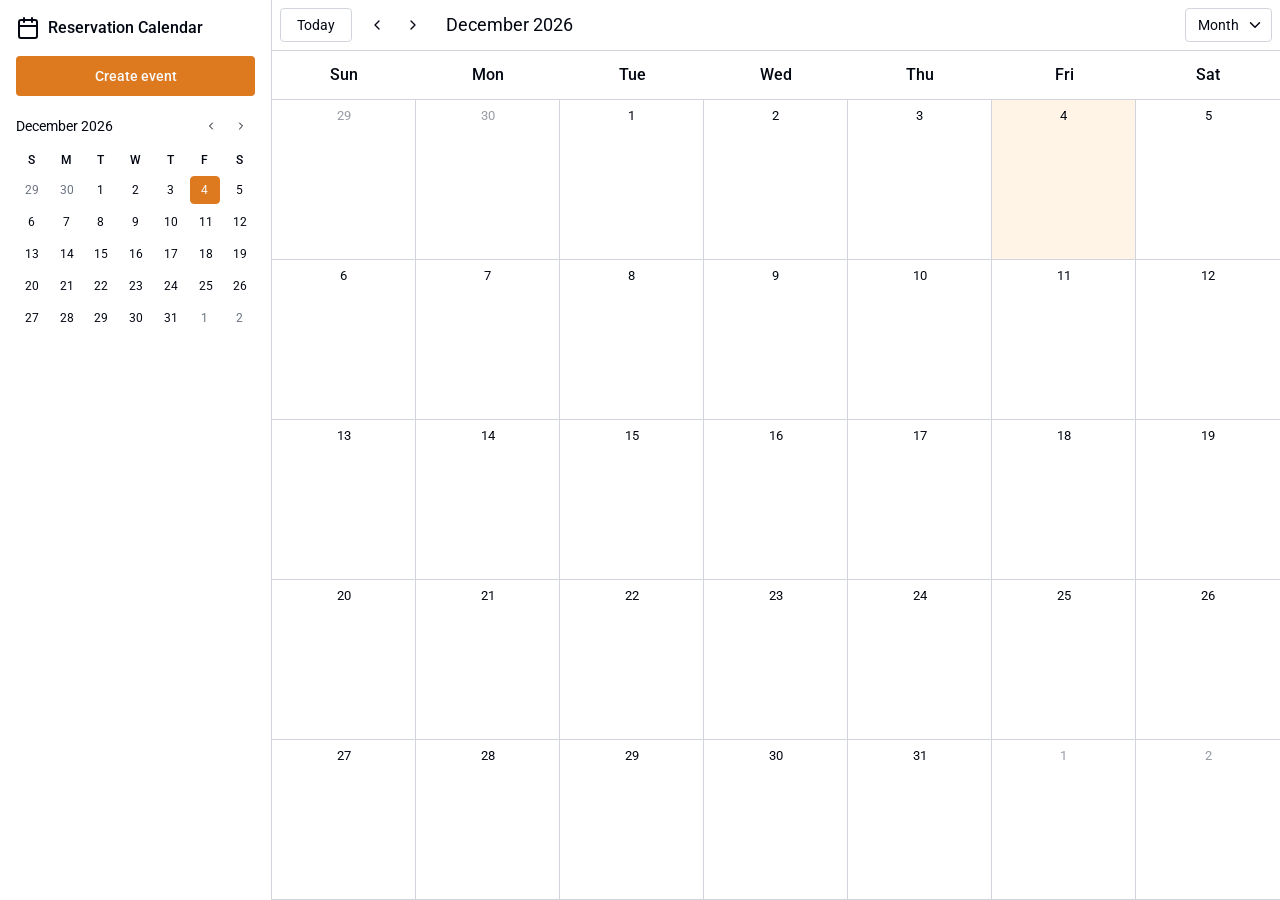
<file: Calendar/index.html>
<!DOCTYPE html>
<html lang="en">

<head>
  <meta charset="UTF-8">
  <meta name="viewport" content="width=device-width, initial-scale=1.0">
  <meta name="robots" content="index, follow">
  <meta name="description" content="Halaman kalender peminjaman untuk mengelola jadwal penggunaan Aula Abu Dardiri dan ruangan lainnya."/>
  <meta name="keywords" content="Kalender, peminjaman, jadwal, aula, KP Salman Alfarisi">
  <title>Reservation Calendar</title>
  <link rel="stylesheet" href="styles/index.css" />
  <link rel="stylesheet" href="https://fonts.googleapis.com/css2?family=Roboto:wght@400;500;700&display=swap">
  <script src="scripts/index.js" type="module"></script>
  
    <!-- Favicons -->
  <link href="../assets/img/restaurant/Abu Dardiri Hall.png" rel="icon">
</head>

<body>
  <div class="app">
    <div class="sidebar desktop-only">
      <div class="sidebar__logo">
        <svg xmlns="http://www.w3.org/2000/svg" width="24" height="24" viewBox="0 0 24 24" fill="none"
          stroke="currentColor" stroke-width="2" stroke-linecap="round" stroke-linejoin="round"
          class="lucide lucide-calendar">
          <path d="M8 2v4" />
          <path d="M16 2v4" />
          <rect width="18" height="18" x="3" y="4" rx="2" />
          <path d="M3 10h18" />
        </svg>
        <span class="sidebar__title">Reservation Calendar</span>
      </div>

      <button class="button button--primary button--lg" data-event-create-button>Create event</button>

      <div class="mini-calendar" data-mini-calendar>
        <div class="mini-calendar__header">
          <time class="mini-calendar__date" data-mini-calendar-date></time>

          <div class="mini-calendar__controls">
            <button class="button button--icon button--secondary button--sm" data-mini-calendar-previous-button>
              <svg xmlns="http://www.w3.org/2000/svg" width="24" height="24" viewBox="0 0 24 24" fill="none"
                stroke="currentColor" stroke-width="2" stroke-linecap="round" stroke-linejoin="round"
                class="button__icon">
                <path d="m15 18-6-6 6-6" />
              </svg>
            </button>

            <button class="button button--icon button--secondary button--sm" data-mini-calendar-next-button>
              <svg xmlns="http://www.w3.org/2000/svg" width="24" height="24" viewBox="0 0 24 24" fill="none"
                stroke="currentColor" stroke-width="2" stroke-linecap="round" stroke-linejoin="round"
                class="button__icon">
                <path d="m9 18 6-6-6-6" />
              </svg>
            </button>
          </div>
        </div>

        <div class="mini-calendar__content">
          <ul class="mini-calendar__day-of-week-list">
            <li class="mini-calendar__day-of-week">S</li>
            <li class="mini-calendar__day-of-week">M</li>
            <li class="mini-calendar__day-of-week">T</li>
            <li class="mini-calendar__day-of-week">W</li>
            <li class="mini-calendar__day-of-week">T</li>
            <li class="mini-calendar__day-of-week">F</li>
            <li class="mini-calendar__day-of-week">S</li>
          </ul>

          <ul class="mini-calendar__day-list" data-mini-calendar-day-list></ul>
        </div>
      </div>
    </div>
    <main class="main">
      <div class="nav">
        <button class="button button--icon button--secondary mobile-only" data-hamburger-button>
          <svg xmlns="http://www.w3.org/2000/svg" width="24" height="24" viewBox="0 0 24 24" fill="none"
            stroke="currentColor" stroke-width="2" stroke-linecap="round" stroke-linejoin="round" class="button__icon">
            <line x1="4" x2="20" y1="12" y2="12" />
            <line x1="4" x2="20" y1="6" y2="6" />
            <line x1="4" x2="20" y1="18" y2="18" />
          </svg>
        </button>

        <div class="nav__date-info">
          <div class="nav__controls">
            <button class="button button--secondary desktop-only" data-nav-today-button>Today</button>
            <button class="button button--icon button--secondary mobile-only" data-nav-today-button>
              <svg xmlns="http://www.w3.org/2000/svg" width="24" height="24" viewBox="0 0 24 24" fill="none"
                stroke="currentColor" stroke-width="2" stroke-linecap="round" stroke-linejoin="round"
                class="button__icon">
                <path d="M8 2v4" />
                <path d="M16 2v4" />
                <rect width="18" height="18" x="3" y="4" rx="2" />
                <path d="M3 10h18" />
                <path d="M8 14h.01" />
                <path d="M12 14h.01" />
                <path d="M16 14h.01" />
                <path d="M8 18h.01" />
                <path d="M12 18h.01" />
                <path d="M16 18h.01" />
              </svg>
            </button>

            <div class="nav__arrows">
              <button class="button button--icon button--secondary" data-nav-previous-button>
                <svg xmlns="http://www.w3.org/2000/svg" width="24" height="24" viewBox="0 0 24 24" fill="none"
                  stroke="currentColor" stroke-width="2" stroke-linecap="round" stroke-linejoin="round"
                  class="button__icon">
                  <path d="m15 18-6-6 6-6" />
                </svg>
              </button>

              <button class="button button--icon button--secondary" data-nav-next-button>
                <svg xmlns="http://www.w3.org/2000/svg" width="24" height="24" viewBox="0 0 24 24" fill="none"
                  stroke="currentColor" stroke-width="2" stroke-linecap="round" stroke-linejoin="round"
                  class="button__icon">
                  <path d="m9 18 6-6-6-6" />
                </svg>
              </button>
            </div>
          </div>
          <time class="nav__date" data-nav-date></time>
        </div>

        <div class="select desktop-only">
          <select class="select__select" data-view-select>
            <option value="day">Day</option>
            <option value="week">Week</option>
            <option value="month" selected>Month</option>
          </select>

          <svg xmlns="http://www.w3.org/2000/svg" width="24" height="24" viewBox="0 0 24 24" fill="none"
            stroke="currentColor" stroke-width="2" stroke-linecap="round" stroke-linejoin="round" class="select__icon">
            <path d="m6 9 6 6 6-6" />
          </svg>
        </div>
      </div>
      <div class="calendar" data-calendar>
      </div>
    </main>
  </div>

  <button class="fab mobile-only" data-event-create-button>
    <svg xmlns="http://www.w3.org/2000/svg" width="24" height="24" viewBox="0 0 24 24" fill="none" stroke="currentColor"
      stroke-width="2" stroke-linecap="round" stroke-linejoin="round" class="fab__icon">
      <path d="M5 12h14" />
      <path d="M12 5v14" />
    </svg>
  </button>

  <dialog class="dialog" data-dialog="event-form">
    <form class="form" data-event-form>
      <div class="dialog__wrapper">
        <div class="dialog__header">
          <h2 class="dialog__title" data-dialog-title></h2>
          <button class="button button--icon button--secondary" type="button" data-dialog-close-button>
            <svg xmlns="http://www.w3.org/2000/svg" width="24" height="24" viewBox="0 0 24 24" fill="none"
              stroke="currentColor" stroke-width="2" stroke-linecap="round" stroke-linejoin="round"
              class="button__icon">
              <path d="M18 6 6 18" />
              <path d="m6 6 12 12" />
            </svg>
          </button>
        </div>

        <div class="dialog__content">
          <div class="form__fields">
            <input type="hidden" id="id" name="id" />

            <div class="form__field">
              <label class="form__label" for="title">Title</label>
              <input class="input input--fill" id="title" name="title" type="text" placeholder="My awesome event!"
                required autofocus />
            </div>

            <div class="form__field">
              <label class="form__label" for="date">Date</label>
              <input class="input input--fill" id="date" name="date" type="date" required />
            </div>

            <div class="form__split">
              <div class="form__field">
                <label class="form__label" for="start-time">Start time</label>
                <div class="select select--fill">
                  <select class="select__select" id="start-time" name="start-time">
                    <option value="0">12:00 AM</option>
                    <option value="30">12:30 AM</option>
                    <option value="60">1:00 AM</option>
                    <option value="90">1:30 AM</option>
                    <option value="120">2:00 AM</option>
                    <option value="150">2:30 AM</option>
                    <option value="180">3:00 AM</option>
                    <option value="210">3:30 AM</option>
                    <option value="240">4:00 AM</option>
                    <option value="270">4:30 AM</option>
                    <option value="300">5:00 AM</option>
                    <option value="330">5:30 AM</option>
                    <option value="360">6:00 AM</option>
                    <option value="390">6:30 AM</option>
                    <option value="420">7:00 AM</option>
                    <option value="450">7:30 AM</option>
                    <option value="480">8:00 AM</option>
                    <option value="510">8:30 AM</option>
                    <option value="540">9:00 AM</option>
                    <option value="570">9:30 AM</option>
                    <option value="600">10:00 AM</option>
                    <option value="630">10:30 AM</option>
                    <option value="660">11:00 AM</option>
                    <option value="690">11:30 AM</option>
                    <option value="720">12:00 PM</option>
                    <option value="750">12:30 PM</option>
                    <option value="780">1:00 PM</option>
                    <option value="810">1:30 PM</option>
                    <option value="840">2:00 PM</option>
                    <option value="870">2:30 PM</option>
                    <option value="900">3:00 PM</option>
                    <option value="930">3:30 PM</option>
                    <option value="960">4:00 PM</option>
                    <option value="990">4:30 PM</option>
                    <option value="1020">5:00 PM</option>
                    <option value="1050">5:30 PM</option>
                    <option value="1080">6:00 PM</option>
                    <option value="1110">6:30 PM</option>
                    <option value="1140">7:00 PM</option>
                    <option value="1170">7:30 PM</option>
                    <option value="1200">8:00 PM</option>
                    <option value="1230">8:30 PM</option>
                    <option value="1260">9:00 PM</option>
                    <option value="1290">9:30 PM</option>
                    <option value="1320">10:00 PM</option>
                    <option value="1350">10:30 PM</option>
                    <option value="1380">11:00 PM</option>
                    <option value="1410">11:30 PM</option>
                  </select>

                  <svg xmlns="http://www.w3.org/2000/svg" width="24" height="24" viewBox="0 0 24 24" fill="none"
                    stroke="currentColor" stroke-width="2" stroke-linecap="round" stroke-linejoin="round"
                    class="select__icon">
                    <path d="m6 9 6 6 6-6" />
                  </svg>
                </div>
              </div>

              <div class="form__field">
                <label class="form__label" for="end-time">End time</label>
                <div class="select select--fill">
                  <select class="select__select" id="end-time" name="end-time">
                    <option value="30">12:30 AM</option>
                    <option value="60">1:00 AM</option>
                    <option value="90">1:30 AM</option>
                    <option value="120">2:00 AM</option>
                    <option value="150">2:30 AM</option>
                    <option value="180">3:00 AM</option>
                    <option value="210">3:30 AM</option>
                    <option value="240">4:00 AM</option>
                    <option value="270">4:30 AM</option>
                    <option value="300">5:00 AM</option>
                    <option value="330">5:30 AM</option>
                    <option value="360">6:00 AM</option>
                    <option value="390">6:30 AM</option>
                    <option value="420">7:00 AM</option>
                    <option value="450">7:30 AM</option>
                    <option value="480">8:00 AM</option>
                    <option value="510">8:30 AM</option>
                    <option value="540">9:00 AM</option>
                    <option value="570">9:30 AM</option>
                    <option value="600">10:00 AM</option>
                    <option value="630">10:30 AM</option>
                    <option value="660">11:00 AM</option>
                    <option value="690">11:30 AM</option>
                    <option value="720">12:00 PM</option>
                    <option value="750">12:30 PM</option>
                    <option value="780">1:00 PM</option>
                    <option value="810">1:30 PM</option>
                    <option value="840">2:00 PM</option>
                    <option value="870">2:30 PM</option>
                    <option value="900">3:00 PM</option>
                    <option value="930">3:30 PM</option>
                    <option value="960">4:00 PM</option>
                    <option value="990">4:30 PM</option>
                    <option value="1020">5:00 PM</option>
                    <option value="1050">5:30 PM</option>
                    <option value="1080">6:00 PM</option>
                    <option value="1110">6:30 PM</option>
                    <option value="1140">7:00 PM</option>
                    <option value="1170">7:30 PM</option>
                    <option value="1200">8:00 PM</option>
                    <option value="1230">8:30 PM</option>
                    <option value="1260">9:00 PM</option>
                    <option value="1290">9:30 PM</option>
                    <option value="1320">10:00 PM</option>
                    <option value="1350">10:30 PM</option>
                    <option value="1380">11:00 PM</option>
                    <option value="1410">11:30 PM</option>
                    <option value="1440">12:00 AM</option>
                  </select>

                  <svg xmlns="http://www.w3.org/2000/svg" width="24" height="24" viewBox="0 0 24 24" fill="none"
                    stroke="currentColor" stroke-width="2" stroke-linecap="round" stroke-linejoin="round"
                    class="select__icon">
                    <path d="m6 9 6 6 6-6" />
                  </svg>
                </div>
              </div>
            </div>

            <div class="form__field">
              <label class="form__label" for="color">Color</label>
              <div class="color-select">
                <label class="color-select__item" style="--color-select-item-color: #2563eb">
                  <input class="color-select__input" type="radio" name="color" value="#2563eb" checked />
                  <div class="color-select__color">
                    <div class="color-select__color-inner"></div>
                  </div>
                </label>
                <label class="color-select__item" style="--color-select-item-color: #ea580c">
                  <input class="color-select__input" type="radio" name="color" value="#ea580c" />
                  <div class="color-select__color">
                    <div class="color-select__color-inner"></div>
                  </div>
                </label>
                <label class="color-select__item" style="--color-select-item-color: #16a34a">
                  <input class="color-select__input" type="radio" name="color" value="#16a34a" />
                  <div class="color-select__color">
                    <div class="color-select__color-inner"></div>
                  </div>
                </label>
                <label class="color-select__item" style="--color-select-item-color: #7c3aed">
                  <input class="color-select__input" type="radio" name="color" value="#7c3aed" />
                  <div class="color-select__color">
                    <div class="color-select__color-inner"></div>
                  </div>
                </label>
                <label class="color-select__item" style="--color-select-item-color: #e11d48">
                  <input class="color-select__input" type="radio" name="color" value="#e11d48" />
                  <div class="color-select__color">
                    <div class="color-select__color-inner"></div>
                  </div>
                </label>
              </div>
            </div>
          </div>
        </div>

        <div class="dialog__footer">
          <div class="dialog__actions">
            <button class="button button--secondary" type="button" data-dialog-close-button>Cancel</button>
            <button class="button button--primary">Save</button>
          </div>
        </div>
      </div>
    </form>
  </dialog>

  <dialog class="dialog" data-dialog="event-details">
    <div class="dialog__wrapper">
      <div class="dialog__header">
        <h2 class="dialog__title">Event details</h2>
        <div class="dialog__header-actions">
          <button class="button button--icon button--secondary" data-event-details-delete-button>
            <svg xmlns="http://www.w3.org/2000/svg" width="24" height="24" viewBox="0 0 24 24" fill="none"
              stroke="currentColor" stroke-width="2" stroke-linecap="round" stroke-linejoin="round"
              class="button__icon">
              <path d="M3 6h18" />
              <path d="M19 6v14c0 1-1 2-2 2H7c-1 0-2-1-2-2V6" />
              <path d="M8 6V4c0-1 1-2 2-2h4c1 0 2 1 2 2v2" />
            </svg>
          </button>

          <button class="button button--icon button--secondary" data-event-details-edit-button>
            <svg xmlns="http://www.w3.org/2000/svg" width="24" height="24" viewBox="0 0 24 24" fill="none"
              stroke="currentColor" stroke-width="2" stroke-linecap="round" stroke-linejoin="round"
              class="button__icon">
              <path
                d="M21.174 6.812a1 1 0 0 0-3.986-3.987L3.842 16.174a2 2 0 0 0-.5.83l-1.321 4.352a.5.5 0 0 0 .623.622l4.353-1.32a2 2 0 0 0 .83-.497z" />
              <path d="m15 5 4 4" />
            </svg>
          </button>

          <div class="dialog__header-actions-divider"></div>

          <button class="button button--icon button--secondary" data-dialog-close-button autofocus>
            <svg xmlns="http://www.w3.org/2000/svg" width="24" height="24" viewBox="0 0 24 24" fill="none"
              stroke="currentColor" stroke-width="2" stroke-linecap="round" stroke-linejoin="round"
              class="button__icon">
              <path d="M18 6 6 18" />
              <path d="m6 6 12 12" />
            </svg>
          </button>
        </div>
      </div>

      <div class="dialog__content">
        <div class="event-details" data-event-details>
          <div class="event-details__line"></div>
          <div class="event-details__content">
            <div class="event-details__title" data-event-details-title></div>
            <div class="event-details__time">
              <time data-event-details-date></time> <br />
              <time data-event-details-start-time></time> - <time data-event-details-end-time></time>
            </div>
          </div>
        </div>
      </div>
    </div>
  </dialog>

  <dialog class="dialog" data-dialog="event-delete">
    <div class="dialog__wrapper">
      <div class="dialog__header">
        <h2 class="dialog__title">Delete event</h2>

        <button class="button button--icon button--secondary" data-dialog-close-button autofocus>
          <svg xmlns="http://www.w3.org/2000/svg" width="24" height="24" viewBox="0 0 24 24" fill="none"
            stroke="currentColor" stroke-width="2" stroke-linecap="round" stroke-linejoin="round" class="button__icon">
            <path d="M18 6 6 18" />
            <path d="m6 6 12 12" />
          </svg>
        </button>
      </div>

      <div class="dialog__content">
        <p>Do you really want to delete <strong data-event-delete-title></strong>?</p>
      </div>

      <div class="dialog__footer">
        <div class="dialog__actions">
          <button class="button button--secondary" data-dialog-close-button>Cancel</button>
          <button class="button button--danger" data-event-delete-button>Delete</button>
        </div>
      </div>
    </div>
  </dialog>

  <dialog class="dialog dialog--sidebar" data-dialog="mobile-sidebar">
    <div class="dialog__wrapper">
      <div class="dialog__content">
        <div class="mini-calendar" data-mini-calendar>
          <div class="mini-calendar__header">
            <time class="mini-calendar__date" data-mini-calendar-date></time>

            <div class="mini-calendar__controls">
              <button class="button button--icon button--secondary button--sm" data-mini-calendar-previous-button>
                <svg xmlns="http://www.w3.org/2000/svg" width="24" height="24" viewBox="0 0 24 24" fill="none"
                  stroke="currentColor" stroke-width="2" stroke-linecap="round" stroke-linejoin="round"
                  class="button__icon">
                  <path d="m15 18-6-6 6-6" />
                </svg>
              </button>

              <button class="button button--icon button--secondary button--sm" data-mini-calendar-next-button>
                <svg xmlns="http://www.w3.org/2000/svg" width="24" height="24" viewBox="0 0 24 24" fill="none"
                  stroke="currentColor" stroke-width="2" stroke-linecap="round" stroke-linejoin="round"
                  class="button__icon">
                  <path d="m9 18 6-6-6-6" />
                </svg>
              </button>
            </div>
          </div>

          <div class="mini-calendar__content">
            <ul class="mini-calendar__day-of-week-list">
              <li class="mini-calendar__day-of-week">S</li>
              <li class="mini-calendar__day-of-week">M</li>
              <li class="mini-calendar__day-of-week">T</li>
              <li class="mini-calendar__day-of-week">W</li>
              <li class="mini-calendar__day-of-week">T</li>
              <li class="mini-calendar__day-of-week">F</li>
              <li class="mini-calendar__day-of-week">S</li>
            </ul>

            <ul class="mini-calendar__day-list" data-mini-calendar-day-list></ul>
          </div>
        </div>
      </div>
    </div>
  </dialog>

  <template data-template="month-calendar">
    <div class="month-calendar" data-month-calendar>
      <ul class="month-calendar__day-of-week-list">
        <li class="month-calendar__day-of-week">Sun</li>
        <li class="month-calendar__day-of-week">Mon</li>
        <li class="month-calendar__day-of-week">Tue</li>
        <li class="month-calendar__day-of-week">Wed</li>
        <li class="month-calendar__day-of-week">Thu</li>
        <li class="month-calendar__day-of-week">Fri</li>
        <li class="month-calendar__day-of-week">Sat</li>
      </ul>

      <div class="month-calendar__day-list-wrapper">
        <ul class="month-calendar__day-list" data-month-calendar-day-list data-calendar-scrollable>
        </ul>
      </div>
    </div>
  </template>

  <template data-template="month-calendar-day">
    <li class="month-calendar__day" data-month-calendar-day>
      <button class="month-calendar__day-label" data-month-calendar-day-label></button>
      <div class="month-calendar__event-list-wrapper" data-month-calendar-event-list-wrapper>
        <ul class="event-list" data-event-list></ul>
      </div>
    </li>
  </template>

  <template data-template="week-calendar">
    <div class="week-calendar" data-week-calendar>
      <ul class="week-calendar__day-of-week-list" data-week-calendar-day-of-week-list>
      </ul>

      <ul class="week-calendar__all-day-list" data-week-calendar-all-day-list>
      </ul>

      <div class="week-calendar__content">
        <div class="week-calendar__content-inner" data-calendar-scrollable>
          <ul class="week-calendar__time-list">
            <li class="week-calendar__time-item">
              <time class="week-calendar__time">12:00 AM</time>
            </li>
            <li class="week-calendar__time-item">
              <time class="week-calendar__time">1:00 AM</time>
            </li>
            <li class="week-calendar__time-item">
              <time class="week-calendar__time">2:00 AM</time>
            </li>
            <li class="week-calendar__time-item">
              <time class="week-calendar__time">3:00 AM</time>
            </li>
            <li class="week-calendar__time-item">
              <time class="week-calendar__time">4:00 AM</time>
            </li>
            <li class="week-calendar__time-item">
              <time class="week-calendar__time">5:00 AM</time>
            </li>
            <li class="week-calendar__time-item">
              <time class="week-calendar__time">6:00 AM</time>
            </li>
            <li class="week-calendar__time-item">
              <time class="week-calendar__time">7:00 AM</time>
            </li>
            <li class="week-calendar__time-item">
              <time class="week-calendar__time">8:00 AM</time>
            </li>
            <li class="week-calendar__time-item">
              <time class="week-calendar__time">9:00 AM</time>
            </li>
            <li class="week-calendar__time-item">
              <time class="week-calendar__time">10:00 AM</time>
            </li>
            <li class="week-calendar__time-item">
              <time class="week-calendar__time">11:00 AM</time>
            </li>
            <li class="week-calendar__time-item">
              <time class="week-calendar__time">12:00 PM</time>
            </li>
            <li class="week-calendar__time-item">
              <time class="week-calendar__time">1:00 PM</time>
            </li>
            <li class="week-calendar__time-item">
              <time class="week-calendar__time">2:00 PM</time>
            </li>
            <li class="week-calendar__time-item">
              <time class="week-calendar__time">3:00 PM</time>
            </li>
            <li class="week-calendar__time-item">
              <time class="week-calendar__time">4:00 PM</time>
            </li>
            <li class="week-calendar__time-item">
              <time class="week-calendar__time">5:00 PM</time>
            </li>
            <li class="week-calendar__time-item">
              <time class="week-calendar__time">6:00 PM</time>
            </li>
            <li class="week-calendar__time-item">
              <time class="week-calendar__time">7:00 PM</time>
            </li>
            <li class="week-calendar__time-item">
              <time class="week-calendar__time">8:00 PM</time>
            </li>
            <li class="week-calendar__time-item">
              <time class="week-calendar__time">9:00 PM</time>
            </li>
            <li class="week-calendar__time-item">
              <time class="week-calendar__time">10:00 PM</time>
            </li>
            <li class="week-calendar__time-item">
              <time class="week-calendar__time">11:00 PM</time>
            </li>
          </ul>

          <div class="week-calendar__columns" data-week-calendar-columns>
          </div>
        </div>
      </div>
    </div>
  </template>

  <template data-template="week-calendar-day-of-week">
    <li class="week-calendar__day-of-week" data-week-calendar-day-of-week>
      <button class="week-calendar__day-of-week-button" data-week-calendar-day-of-week-button>
        <span class="week-calendar__day-of-week-day" data-week-calendar-day-of-week-day></span>
        <span class="week-calendar__day-of-week-number" data-week-calendar-day-of-week-number></span>
      </button>
    </li>
  </template>

  <template data-template="week-calendar-all-day-list-item">
    <li class="week-calendar__all-day-list-item" data-week-calendar-all-day-list-item>
      <ul class="event-list" data-event-list></ul>
    </li>
  </template>

  <template data-template="week-calendar-column">
    <div class="week-calendar__column" data-week-calendar-column>
      <div class="week-calendar__cell" data-week-calendar-cell="0"></div>
      <div class="week-calendar__cell" data-week-calendar-cell="60"></div>
      <div class="week-calendar__cell" data-week-calendar-cell="120"></div>
      <div class="week-calendar__cell" data-week-calendar-cell="180"></div>
      <div class="week-calendar__cell" data-week-calendar-cell="240"></div>
      <div class="week-calendar__cell" data-week-calendar-cell="300"></div>
      <div class="week-calendar__cell" data-week-calendar-cell="360"></div>
      <div class="week-calendar__cell" data-week-calendar-cell="420"></div>
      <div class="week-calendar__cell" data-week-calendar-cell="480"></div>
      <div class="week-calendar__cell" data-week-calendar-cell="540"></div>
      <div class="week-calendar__cell" data-week-calendar-cell="600"></div>
      <div class="week-calendar__cell" data-week-calendar-cell="660"></div>
      <div class="week-calendar__cell" data-week-calendar-cell="720"></div>
      <div class="week-calendar__cell" data-week-calendar-cell="780"></div>
      <div class="week-calendar__cell" data-week-calendar-cell="840"></div>
      <div class="week-calendar__cell" data-week-calendar-cell="900"></div>
      <div class="week-calendar__cell" data-week-calendar-cell="960"></div>
      <div class="week-calendar__cell" data-week-calendar-cell="1020"></div>
      <div class="week-calendar__cell" data-week-calendar-cell="1080"></div>
      <div class="week-calendar__cell" data-week-calendar-cell="1140"></div>
      <div class="week-calendar__cell" data-week-calendar-cell="1200"></div>
      <div class="week-calendar__cell" data-week-calendar-cell="1260"></div>
      <div class="week-calendar__cell" data-week-calendar-cell="1320"></div>
      <div class="week-calendar__cell" data-week-calendar-cell="1380"></div>
    </div>
  </template>

  <template data-template="event-list-item">
    <li class="event-list__item" data-event-list-item>
    </li>
  </template>

  <template data-template="event">
    <button class="event" data-event>
      <span class="event__color"></span>
      <span class="event__title" data-event-title></span>
      <span class="event__time">
        <time data-event-start-time></time> - <time data-event-end-time></time>
      </span>
    </button>
  </template>

  <template data-template="mini-calendar-day-list-item">
    <li class="mini-calendar__day-list-item" data-mini-calendar-day-list-item>
      <button class="mini-calendar__day button button--sm" data-mini-calendar-day></button>
    </li>
  </template>
</body>

</html>
</file>
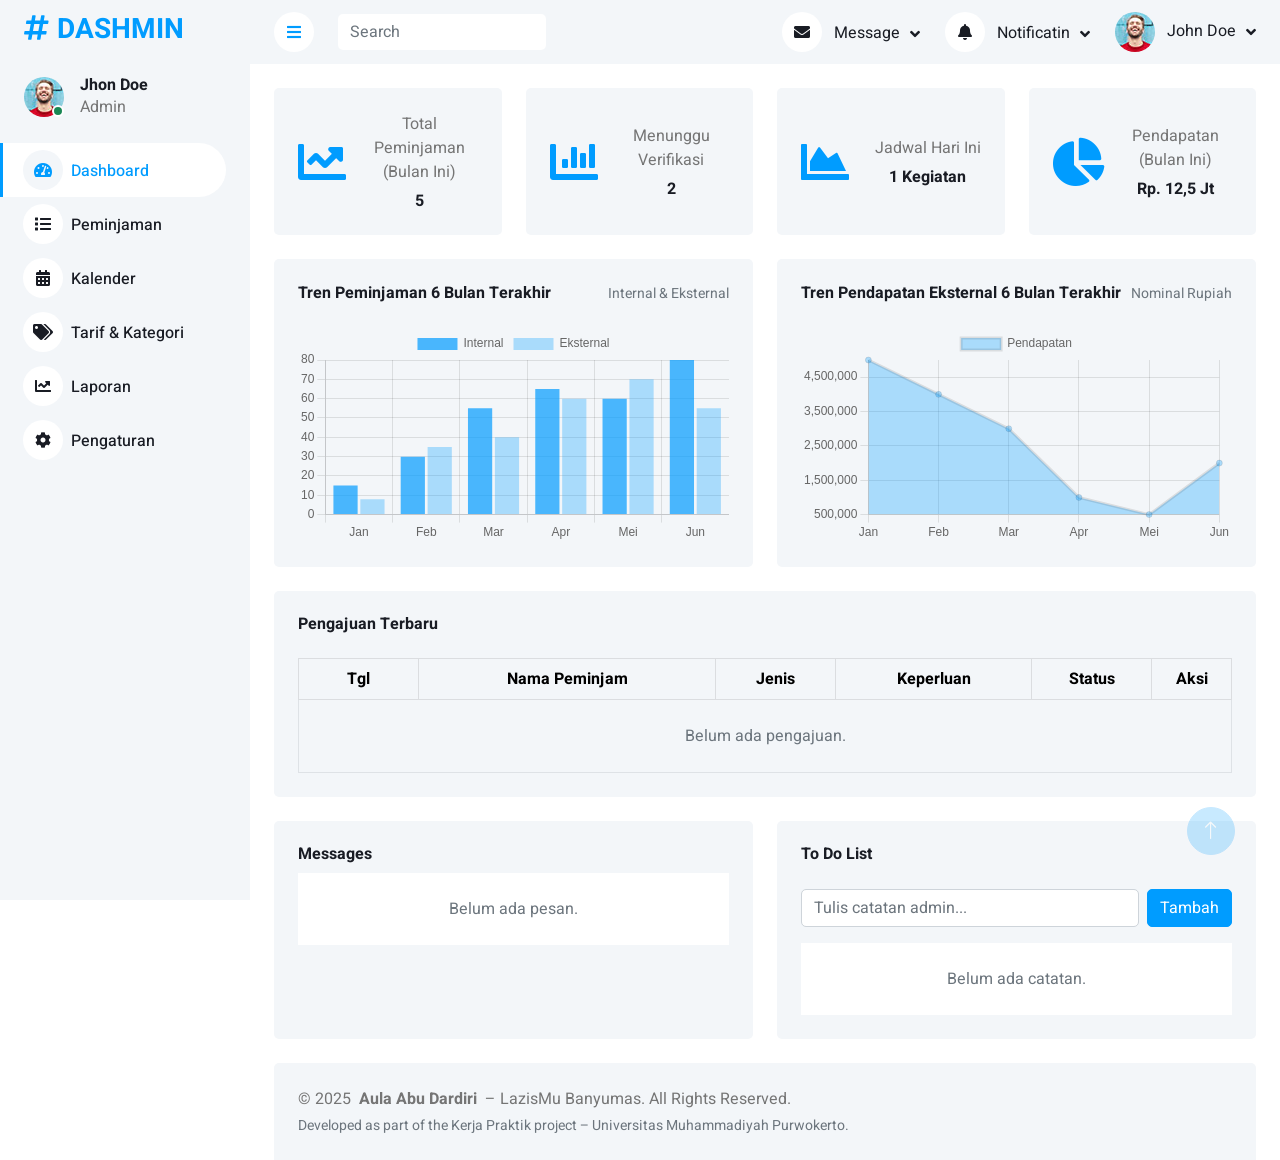
<file: Dashmin/index.html>
<!DOCTYPE html>
<html lang="en">

<head>
    <meta charset="utf-8">
    <title>DASHMIN - Bootstrap Admin Template</title>
    <meta content="width=device-width, initial-scale=1.0" name="viewport">
    <meta content="" name="keywords">
    <meta content="" name="description">

    <!-- Favicon -->
    <link href="img/favicon.ico" rel="icon">

    <!-- Google Web Fonts -->
    <link rel="preconnect" href="https://fonts.googleapis.com">
    <link rel="preconnect" href="https://fonts.gstatic.com" crossorigin>
    <link href="https://fonts.googleapis.com/css2?family=Heebo:wght@400;500;600;700&display=swap" rel="stylesheet">
    
    <!-- Icon Font Stylesheet -->
    <link href="https://cdnjs.cloudflare.com/ajax/libs/font-awesome/5.10.0/css/all.min.css" rel="stylesheet">
    <link href="https://cdn.jsdelivr.net/npm/bootstrap-icons@1.4.1/font/bootstrap-icons.css" rel="stylesheet">

    <!-- Libraries Stylesheet -->
    <link href="lib/owlcarousel/assets/owl.carousel.min.css" rel="stylesheet">
    <link href="lib/tempusdominus/css/tempusdominus-bootstrap-4.min.css" rel="stylesheet" />

    <!-- Customized Bootstrap Stylesheet -->
    <link href="css/bootstrap.min.css" rel="stylesheet">

    <!-- Template Stylesheet -->
    <link href="css/style.css" rel="stylesheet">
</head>

<body>
    <div class="container-xxl position-relative bg-white d-flex p-0">
        <!-- Spinner Start -->
        <div id="spinner" class="show bg-white position-fixed translate-middle w-100 vh-100 top-50 start-50 d-flex align-items-center justify-content-center">
            <div class="spinner-border text-primary" style="width: 3rem; height: 3rem;" role="status">
                <span class="sr-only">Loading...</span>
            </div>
        </div>
        <!-- Spinner End -->


        <!-- Sidebar Start -->
        <div class="sidebar pe-4 pb-3">
            <nav class="navbar bg-light navbar-light">
                <a href="index.html" class="navbar-brand mx-4 mb-3">
                    <h3 class="text-primary"><i class="fa fa-hashtag me-2"></i>DASHMIN</h3>
                </a>
                <div class="d-flex align-items-center ms-4 mb-4">
                    <div class="position-relative">
                        <img class="rounded-circle" src="img/user.jpg" alt="" style="width: 40px; height: 40px;">
                        <div class="bg-success rounded-circle border border-2 border-white position-absolute end-0 bottom-0 p-1"></div>
                    </div>
                    <div class="ms-3">
                        <h6 class="mb-0">Jhon Doe</h6>
                        <span>Admin</span>
                    </div>
                </div>
                <div class="navbar-nav w-100">
                    <a href="index.html" class="nav-item nav-link active"><i class="fa fa-tachometer-alt me-2"></i>Dashboard</a>
                    <a href="table.html" class="nav-item nav-link"><i class="fa fa-list me-2"></i>Peminjaman</a>
                    <a href="admin-calendar.html" class="nav-item nav-link"><i class="fa fa-calendar-alt me-2"></i>Kalender</a>
                    <a href="tarif.html" class="nav-item nav-link"><i class="fa fa-tags me-2"></i>Tarif &amp; Kategori</a>
                    <a href="laporan.html" class="nav-item nav-link"><i class="fa fa-chart-line me-2"></i>Laporan</a>
                    <a href="pengaturan.html" class="nav-item nav-link"><i class="fa fa-cog me-2"></i>Pengaturan</a>
                </div>
            </nav>
        </div>
        <!-- Sidebar End -->


        <!-- Content Start -->
        <div class="content">
            <!-- Navbar Start -->
            <nav class="navbar navbar-expand bg-light navbar-light sticky-top px-4 py-0">
                <a href="index.html" class="navbar-brand d-flex d-lg-none me-4">
                    <h2 class="text-primary mb-0"><i class="fa fa-hashtag"></i></h2>
                </a>
                <a href="#" class="sidebar-toggler flex-shrink-0">
                    <i class="fa fa-bars"></i>
                </a>
                <form class="d-none d-md-flex ms-4">
                    <input class="form-control border-0" type="search" placeholder="Search">
                </form>
                <div class="navbar-nav align-items-center ms-auto">
                    <div class="nav-item dropdown">
                        <a href="#" class="nav-link dropdown-toggle" data-bs-toggle="dropdown">
                            <i class="fa fa-envelope me-lg-2"></i>
                            <span class="d-none d-lg-inline-flex">Message</span>
                        </a>
                        <div class="dropdown-menu dropdown-menu-end bg-light border-0 rounded-0 rounded-bottom m-0">
                            <a href="#" class="dropdown-item">
                                <div class="d-flex align-items-center">
                                    <img class="rounded-circle" src="img/user.jpg" alt="" style="width: 40px; height: 40px;">
                                    <div class="ms-2">
                                        <h6 class="fw-normal mb-0">Jhon send you a message</h6>
                                        <small>15 minutes ago</small>
                                    </div>
                                </div>
                            </a>
                            <hr class="dropdown-divider">
                            <a href="#" class="dropdown-item">
                                <div class="d-flex align-items-center">
                                    <img class="rounded-circle" src="img/user.jpg" alt="" style="width: 40px; height: 40px;">
                                    <div class="ms-2">
                                        <h6 class="fw-normal mb-0">Jhon send you a message</h6>
                                        <small>15 minutes ago</small>
                                    </div>
                                </div>
                            </a>
                            <hr class="dropdown-divider">
                            <a href="#" class="dropdown-item">
                                <div class="d-flex align-items-center">
                                    <img class="rounded-circle" src="img/user.jpg" alt="" style="width: 40px; height: 40px;">
                                    <div class="ms-2">
                                        <h6 class="fw-normal mb-0">Jhon send you a message</h6>
                                        <small>15 minutes ago</small>
                                    </div>
                                </div>
                            </a>
                            <hr class="dropdown-divider">
                            <a href="#" class="dropdown-item text-center">See all message</a>
                        </div>
                    </div>
                    <div class="nav-item dropdown">
                        <a href="#" class="nav-link dropdown-toggle" data-bs-toggle="dropdown">
                            <i class="fa fa-bell me-lg-2"></i>
                            <span class="d-none d-lg-inline-flex">Notificatin</span>
                        </a>
                        <div class="dropdown-menu dropdown-menu-end bg-light border-0 rounded-0 rounded-bottom m-0">
                            <a href="#" class="dropdown-item">
                                <h6 class="fw-normal mb-0">Profile updated</h6>
                                <small>15 minutes ago</small>
                            </a>
                            <hr class="dropdown-divider">
                            <a href="#" class="dropdown-item">
                                <h6 class="fw-normal mb-0">New user added</h6>
                                <small>15 minutes ago</small>
                            </a>
                            <hr class="dropdown-divider">
                            <a href="#" class="dropdown-item">
                                <h6 class="fw-normal mb-0">Password changed</h6>
                                <small>15 minutes ago</small>
                            </a>
                            <hr class="dropdown-divider">
                            <a href="#" class="dropdown-item text-center">See all notifications</a>
                        </div>
                    </div>
                    <div class="nav-item dropdown">
                        <a href="#" class="nav-link dropdown-toggle" data-bs-toggle="dropdown">
                            <img class="rounded-circle me-lg-2" src="img/user.jpg" alt="" style="width: 40px; height: 40px;">
                            <span class="d-none d-lg-inline-flex">John Doe</span>
                        </a>
                        <div class="dropdown-menu dropdown-menu-end bg-light border-0 rounded-0 rounded-bottom m-0">
                            <a href="#" class="dropdown-item">My Profile</a>
                            <a href="#" class="dropdown-item">Settings</a>
                            <a href="#" class="dropdown-item">Log Out</a>
                        </div>
                    </div>
                </div>
            </nav>
            <!-- Navbar End -->


            <!-- Sale & Revenue Start -->
            <div class="container-fluid pt-4 px-4">
                <div class="row g-4">
                    <div class="col-sm-6 col-xl-3">
                        <div class="bg-light rounded d-flex align-items-center justify-content-between p-4 text-center h-100">
                            <i class="fa fa-chart-line fa-3x text-primary"></i>
                            <div class="ms-3">
                                <p class="mb-2">Total Peminjaman (Bulan Ini)</p>
                                <h6 class="mb-0">5</h6>
                            </div>
                        </div>
                    </div>
                    <div class="col-sm-6 col-xl-3">
                        <div class="bg-light rounded d-flex align-items-center justify-content-between p-4 text-center h-100">
                            <i class="fa fa-chart-bar fa-3x text-primary"></i>
                            <div class="ms-3">
                                <p class="mb-2">Menunggu Verifikasi</p>
                                <h6 class="mb-0">2</h6>
                            </div>
                        </div>
                    </div>
                    <div class="col-sm-6 col-xl-3">
                        <div class="bg-light rounded d-flex align-items-center justify-content-between p-4 text-center h-100">
                            <i class="fa fa-chart-area fa-3x text-primary"></i>
                            <div class="ms-3">
                                <p class="mb-2">Jadwal Hari Ini</p>
                                <h6 class="mb-0">1 Kegiatan</h6>
                            </div>
                        </div>
                    </div>
                    <div class="col-sm-6 col-xl-3">
                        <div class="bg-light rounded d-flex align-items-center justify-content-between p-4 text-center h-100">
                            <i class="fa fa-chart-pie fa-3x text-primary"></i>
                            <div class="ms-3">
                                <p class="mb-2">Pendapatan (Bulan Ini)</p>
                                <h6 class="mb-0">Rp. 12,5 Jt</h6>
                            </div>
                        </div>
                    </div>
                </div>
            </div>
            <!-- Sale & Revenue End -->


            <!-- Sales Chart Start -->
            <div class="container-fluid pt-4 px-4">
                <div class="row g-4">
                    <div class="col-sm-12 col-xl-6">
                        <div class="bg-light text-center rounded p-4">
                            <div class="d-flex align-items-center justify-content-between mb-4">
                                <h6 class="mb-0">Tren Peminjaman 6 Bulan Terakhir</h6>
                                <small class="text-muted">Internal &amp; Eksternal</small>
                            </div>
                            <canvas id="worldwide-sales"></canvas>
                        </div>
                    </div>
                    <div class="col-sm-12 col-xl-6">
                        <div class="bg-light text-center rounded p-4">
                            <div class="d-flex align-items-center justify-content-between mb-4">
                                <h6 class="mb-0">Tren Pendapatan Eksternal 6 Bulan Terakhir</h6>
                                <small class="text-muted">Nominal Rupiah</small>
                            </div>
                            <canvas id="salse-revenue"></canvas>
                        </div>
                    </div>
                </div>
            </div>
            <!-- Sales Chart End -->


            <!-- Recent Sales Start -->
            <div class="container-fluid pt-4 px-4">
                <div class="bg-light text-center rounded p-4">
                    <div class="d-flex align-items-center justify-content-between mb-4">
                        <h6 class="mb-0">Pengajuan Terbaru</h6>
                    </div>
                    <div class="table-responsive">
                        <table class="table align-middle table-bordered table-hover mb-0 text-center">
                            <thead class="table-light">
                                <tr>
                                    <th style="width: 120px;">Tgl</th>
                                    <th>Nama Peminjam</th>
                                    <th style="width: 120px;">Jenis</th>
                                    <th>Keperluan</th>
                                    <th style="width: 120px;">Status</th>
                                    <th style="width: 80px;">Aksi</th>
                                </tr>
                            </thead>
                            <tbody id="pengajuan-terbaru-body">
                                <!--
                                    NANTI BACKEND MENGISI ROW DI SINI.
                                    CONTOH FORMAT ROW (HANYA CONTOH, TIDAK PERLU DI-AKTIFKAN SEKARANG):
                        
                                    <tr>
                                      <td>09 Des 2025</td>
                                      <td>Budi Santoso</td>
                                      <td><span class="badge bg-primary">Eksternal</span></td>
                                      <td>Seminar Kewirausahaan</td>
                                      <td><span class="badge bg-warning text-dark">Menunggu</span></td>
                                      <td class="text-end">
                                        <a href="form.html?id=123" class="btn btn-sm btn-outline-primary">Detail</a>
                                      </td>
                                    </tr>
                                  -->
                        
                                <!-- STATE KOSONG DEFAULT -->
                                <tr>
                                    <td colspan="6" class="text-center text-muted py-4">
                                        Belum ada pengajuan.
                                    </td>
                                </tr>
                            </tbody>
                        </table>
                    </div>
                </div>
            </div>
            <!-- Recent Sales End -->


            <!-- Widgets Start -->
            <div class="container-fluid pt-4 px-4">
                <div class="row g-4">
                    <div class="col-sm-12 col-md-6 col-xl-6">
                        <div class="h-100 bg-light rounded p-4">
                            <div class="d-flex align-items-center justify-content-between mb-2">
                                <h6 class="mb-0">Messages</h6>
                            </div>
                            <ul class="list-group list-group-flush" id="messages-list">
                                <!-- STATE DEFAULT JIKA BELUM ADA DATA -->
                                <li class="list-group-item text-center text-muted py-4">
                                    Belum ada pesan.
                                </li>
                            </ul>
                        </div>
                    </div>
                    <div class="col-sm-12 col-md-6 col-xl-6">
                        <div class="h-100 bg-light rounded p-4">
                            <div class="d-flex align-items-center justify-content-between mb-4">
                                <h6 class="mb-0">To Do List</h6>
                            </div>
                            <!-- Form input catatan -->
                            <form id="todo-form" class="d-flex mb-3">
                                <input type="text" id="todo-input" class="form-control me-2" placeholder="Tulis catatan admin..." />
                                <button type="submit" class="btn btn-primary">Tambah</button>
                            </form>
                            
                            <!-- List catatan -->
                            <ul class="list-group list-group-flush" id="todo-list">
                                <!-- STATE DEFAULT JIKA BELUM ADA DATA -->
                                <li class="list-group-item text-center text-muted py-4">
                                    Belum ada catatan.
                                </li>
                            </ul>
                        </div>
                    </div>
                </div>
            </div>
            <!-- Widgets End -->


            <!-- Footer Start -->
            <div class="container-fluid pt-4 px-4">
                <div class="bg-light rounded-top p-4 admin-footer">
                    <div class="row align-items-center">
                        <div class="col-12">
                            <p class="mb-1">
                                © 2025 <strong class="px-1">Aula Abu Dardiri</strong> – LazisMu Banyumas. All Rights Reserved.
                            </p>
                            <p class="mb-0 small text-muted">
                                Developed as part of the Kerja Praktik project – Universitas Muhammadiyah Purwokerto.
                            </p>
                        </div>
                    </div>
                </div>
            </div>
            <!-- Footer End -->
        </div>
        <!-- Content End -->


        <!-- Back to Top -->
        <a href="#" class="btn btn-lg btn-primary btn-lg-square back-to-top"><i class="bi bi-arrow-up"></i></a>
    </div>

    <!-- JavaScript Libraries -->
    <script src="https://code.jquery.com/jquery-3.4.1.min.js"></script>
    <script src="https://cdn.jsdelivr.net/npm/bootstrap@5.0.0/dist/js/bootstrap.bundle.min.js"></script>
    <script src="lib/chart/chart.min.js"></script>
    <script src="lib/easing/easing.min.js"></script>
    <script src="lib/waypoints/waypoints.min.js"></script>
    <script src="lib/owlcarousel/owl.carousel.min.js"></script>
    <script src="lib/tempusdominus/js/moment.min.js"></script>
    <script src="lib/tempusdominus/js/moment-timezone.min.js"></script>
    <script src="lib/tempusdominus/js/tempusdominus-bootstrap-4.min.js"></script>

    <!-- Template Javascript -->
    <script src="js/main.js"></script>
</body>

</html>
</file>
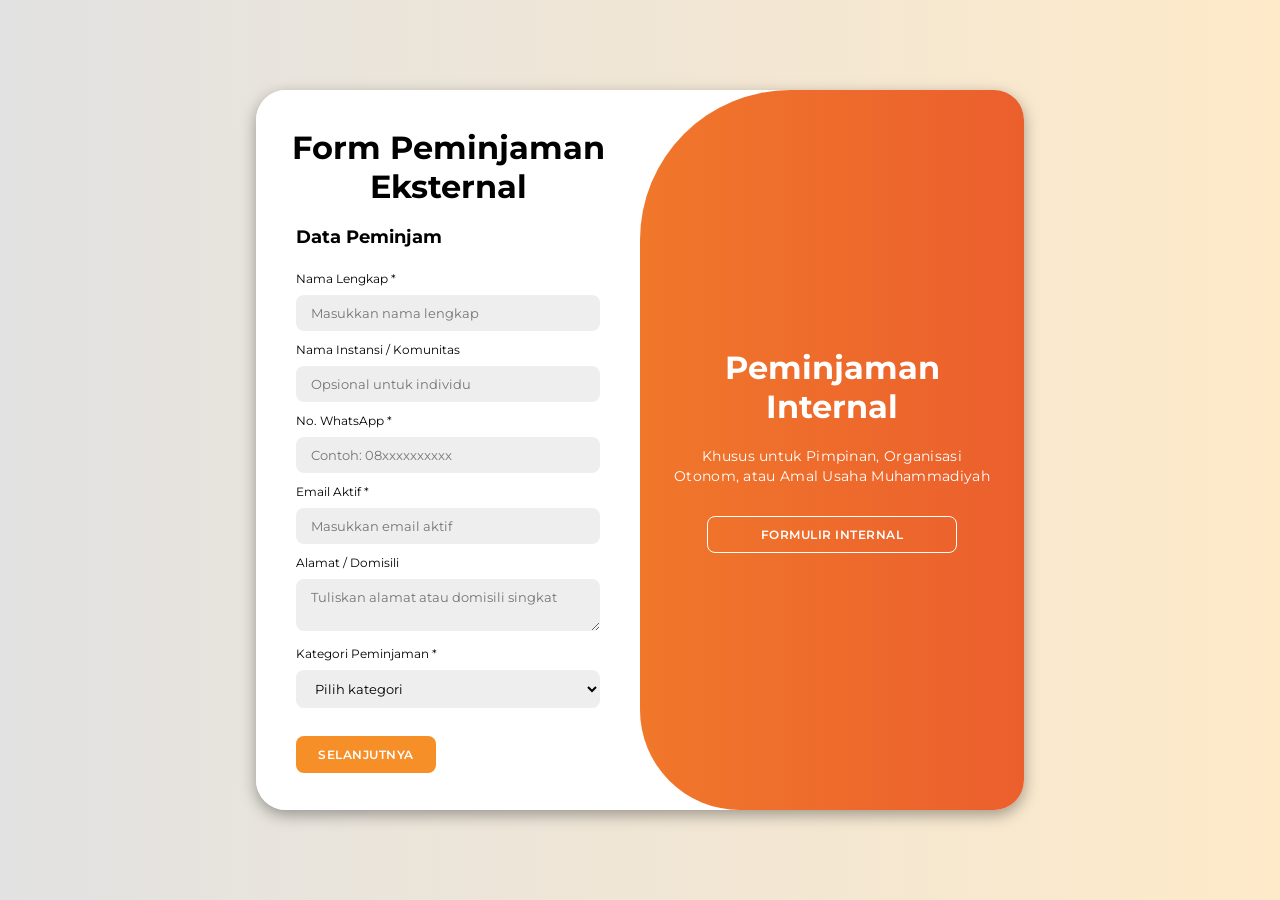
<file: form_peminjaman.html>
<!DOCTYPE html>
<html lang="en">
<head>
    <meta charset="UTF-8">
    <meta name="viewport" content="width=device-width, initial-scale=1.0">
    <title>Reservation Form</title>
    <link rel="icon" href="assets/img/restaurant/Abu Dardiri Hall.png">
    <link rel="stylesheet" href="https://cdnjs.cloudflare.com/ajax/libs/font-awesome/6.4.2/css/all.min.css">
    <link rel="stylesheet" href="assets/css/form_peminjaman.css">
    <link rel="stylesheet" href="assets/vendor/aos/aos.css">

</head>
<body>
    <div class="container" id="container" data-aos="fade-up" data-aos-delay="500">
        
        <!-- Formulir Peminjaman Internal -->
        <div class="form-container sign-up">
            <form>

                <h1>Form Peminjaman Internal</h1>
                
                <!-- STEP 1: DATA PEMINJAM -->
                <div class="form-step active" data-step="1">
                    <h2 class="section-title">Data Peminjam</h2>
                    <div class="form-grid">
                        <div class="form-group">
                            <label for="nama_internal">Nama Lengkap *</label>
                            <input type="text" id="nama_internal" name="nama_internal" placeholder="Masukkan nama lengkap" required>
                        </div>
                
                        <div class="form-group">
                            <label for="instansi_internal">Asal Instansi</label>
                            <input type="text" id="instansi_internal" name="instansi_internal" placeholder="PDM / PCM / Ortom / Sekolah">
                        </div>
                
                        <div class="form-group">
                            <label for="wa_internal">No. WhatsApp *</label>
                            <input type="tel" inputmode="numeric" pattern="^[0-9]{10,15}$" title="Hanya boleh angka, 10–15 digit" id="wa_internal" name="wa_internal" placeholder="Contoh: 08xxxxxxxxxx" required>
                        </div>
                
                        <div class="form-group">
                            <label for="email_internal">Email Aktif *</label>
                            <input type="email" id="email_internal" name="email_internal" placeholder="Masukkan email aktif" required>
                        </div>
                    </div>
                    <div class="form-navigation">
                        <button type="button" class="next-step">Selanjutnya</button>
                    </div>
                </div>
                
                
                <!-- STEP 2: DATA ACARA -->
                <div class="form-step" data-step="2">
                    <h2>Data Acara</h2>
                    <div class="form-grid">
                        <div class="form-group">
                            <label for="nama_acara_internal">Nama Kegiatan *</label>
                            <input type="text" id="nama_acara_internal" name="nama_acara_internal" placeholder="Nama Kegiatan"
                                required>
                        </div>
                
                        <div class="form-group">
                            <label for="tanggal_acara_internal">Tanggal Kegiatan *</label>
                            <input type="date" id="tanggal_acara_internal" name="tanggal_acara_internal"
                                placeholder="Tanggal Kegiatan" required>
                        </div>
                
                        <div class="form-group">
                            <label for="jam_mulai_internal">Jam Mulai *</label>
                            <input type="time" id="jam_mulai_internal" name="jam_mulai_internal" placeholder="Jam Mulai" required>
                        </div>
                
                        <div class="form-group">
                            <label for="jam_selesai_internal">Jam Selesai *</label>
                            <input type="time" id="jam_selesai_internal" name="jam_selesai_internal" placeholder="Jam Selesai"
                                required>
                        </div>
                
                        <div class="form-group">
                            <label for="jumlah_peserta_internal">Jumlah Peserta *</label>
                            <input type="number" id="jumlah_peserta_internal" name="jumlah_peserta_internal"
                                placeholder="Perkiraan Jumlah Peserta" min="1">
                        </div>
                
                        <div class="form-navigation">
                            <button type="button" class="prev-step">Kembali</button>
                            <button type="button" class="next-step">Selanjutnya</button>
                        </div>
                    </div>
                </div>
                
                <!-- STEP 3: DATA PENDUKUNG -->
                <div class="form-step" data-step="3">
                    <h2>Data Pendukung</h2>
                    <div class="form-grid">
                        <div class="form-group form-group-full" id="dokumen_internal">
                            <label for="surat_peminjaman">Upload Surat Peminjaman (PDF/JPG) *</label>
                            <input type="file" id="surat_peminjaman" name="surat_peminjaman" accept=".pdf,.jpg,.jpeg,.png">
                            <small>Surat ditandatangani pimpinan/penanggung jawab organisasi.</small>
                        </div>
                
                        <div class="form-navigation">
                            <button type="button" class="prev-step">Kembali</button>
                            <button type="submit" class="submit-btn" disabled>Ajukan Peminjaman</button>
                        </div>
                    </div>
                </div>

            </form>
        </div>

        <!-- Formulir Peminjaman Eksternal -->
        <div class="form-container sign-in">
            <form>
                <h1>Form Peminjaman Eksternal</h1>

                <!-- STEP 1: DATA PEMINJAM -->
                <div class="form-step active" data-step="1">
                    <h2 class="section-title">Data Peminjam</h2>
                    <div class="form-grid">
                        <div class="form-group">
                            <label for="nama_eksternal">Nama Lengkap *</label>
                            <input type="text" id="nama_eksternal" name="nama_eksternal" placeholder="Masukkan nama lengkap" required>
                        </div>

                        <div class="form-group">
                            <label for="instansi_eksternal">Nama Instansi / Komunitas</label>
                            <input type="text" id="instansi_eksternal" name="instansi_eksternal" placeholder="Opsional untuk individu">
                        </div>

                        <div class="form-group">
                            <label for="wa_eksternal">No. WhatsApp *</label>
                            <input type="tel" inputmode="numeric" pattern="^[0-9]{10,15}$" title="Hanya boleh angka, 10–15 digit" id="wa_eksternal" name="wa_eksternal" placeholder="Contoh: 08xxxxxxxxxx" required>
                        </div>

                        <div class="form-group">
                            <label for="email_eksternal">Email Aktif *</label>
                            <input type="email" id="email_eksternal" name="email_eksternal" placeholder="Masukkan email aktif" required>
                        </div>

                        <div class="form-group form-group-full">
                            <label for="alamat_eksternal">Alamat / Domisili</label>
                            <textarea id="alamat_eksternal" name="alamat_eksternal" rows="2" placeholder="Tuliskan alamat atau domisili singkat" autocomplete="street-address"></textarea>
                        </div>

                        <div class="form-group form-group-full">
                            <label for="kategori_eksternal">Kategori Peminjaman *</label>
                            <select id="kategori_eksternal" name="kategori_eksternal" required>
                                <option value="" disabled selected>Pilih kategori</option>
                                <option value="pengajian">Pengajian</option>
                                <option value="seminar">Seminar</option>
                                <option value="rapat">Rapat</option>
                                <option value="pernikahan">Pernikahan</option>
                                <option value="pelatihan">Pelatihan</option>
                                <option value="lainnya">Lainnya</option>
                            </select>
                        </div>
                    </div>
                    <div class="form-navigation">
                        <button type="button" class="next-step">Selanjutnya</button>
                    </div>
                </div>


                <!-- STEP 2: DATA ACARA -->
                <div class="form-step" data-step="2">
                    <h2>Data Acara</h2>
                    <div class="form-grid">
                        <div class="form-group">
                            <label for="nama_acara_eksternal">Nama Kegiatan *</label>
                            <input type="text" id="nama_acara_eksternal" name="nama_acara_eksternal" placeholder="Nama Kegiatan" required>
                        </div>

                        <div class="form-group">
                            <label for="tanggal_acara_eksternal">Tanggal Kegiatan *</label>
                            <input type="date" id="tanggal_acara_eksternal" name="tanggal_acara_eksternal" placeholder="Tanggal Kegiatan" required>
                        </div>

                        <div class="form-group">
                            <label for="jam_mulai_eksternal">Jam Mulai *</label>
                            <input type="time" id="jam_mulai_eksternal" name="jam_mulai_eksternal" placeholder="Jam Mulai" required>
                        </div>

                        <div class="form-group">
                            <label for="jam_selesai_eksternal">Jam Selesai *</label>
                            <input type="time" id="jam_selesai_eksternal" name="jam_selesai_eksternal" placeholder="Jam Selesai" required>
                        </div>
                        
                        <div class="form-group">
                            <label for="jumlah_peserta_eksternal">Jumlah Peserta *</label>
                            <input type="number" id="jumlah_peserta_eksternal" name="jumlah_peserta_eksternal" placeholder="Perkiraan Jumlah Peserta" min="1">
                        </div>
                        
                        <div class="form-navigation">
                            <button type="button" class="prev-step">Kembali</button>
                            <button type="button" class="next-step">Selanjutnya</button>
                        </div>
                    </div>
                </div>

                <!-- STEP 3: DATA PENDUKUNG -->
                <div class="form-step" data-step="3">
                    <h2>Data Pendukung</h2>
                    <div class="form-grid">
                        <div class="form-group form-group-full" id="dokumen_eksternal">
                            <label for="ktp">Upload KTP Penanggung Jawab (JPG/PNG/PDF) *</label>
                            <input type="file" id="ktp" name="ktp" accept=".pdf,.jpg,.jpeg,.png">
                            <small>Pastikan KTP terbaca jelas.</small>
                        </div>
                    
                        <div class="form-navigation">
                            <button type="button" class="prev-step">Kembali</button>
                            <button type="submit" class="submit-btn" disabled>Ajukan Peminjaman</button>
                        </div>
                    </div>
                </div>
                
            </form>
        </div>

        <!-- Toggle-Container -->
        <div class="toggle-container">
            <div class="toggle">
                <div class="toggle-panel toggle-left">
                    <h1>Peminjaman Eksternal</h1>
                    <p>Untuk masyarakat umum/instansi di luar Pimpinan Muhammadiyah Banyumas</p>
                    <button class="hidden" id="login">Formulir Eksternal</button>
                </div>
                <div class="toggle-panel toggle-right">
                    <h1>Peminjaman Internal</h1>
                    <p>Khusus untuk Pimpinan, Organisasi Otonom, atau Amal Usaha Muhammadiyah</p>
                    <button class="hidden" id="register">Formulir Internal</button>
                </div>
            </div>
        </div>

    </div>

    <!-- Preloader -->
    <div id="preloader"></div>
    
    <!-- Vendor JS Files -->
    <script src="assets/vendor/aos/aos.js"></script>

    <!-- Main JS File -->
    <script src="assets/js/form_peminjaman.js"></script>
    
</body>
</html>
</file>
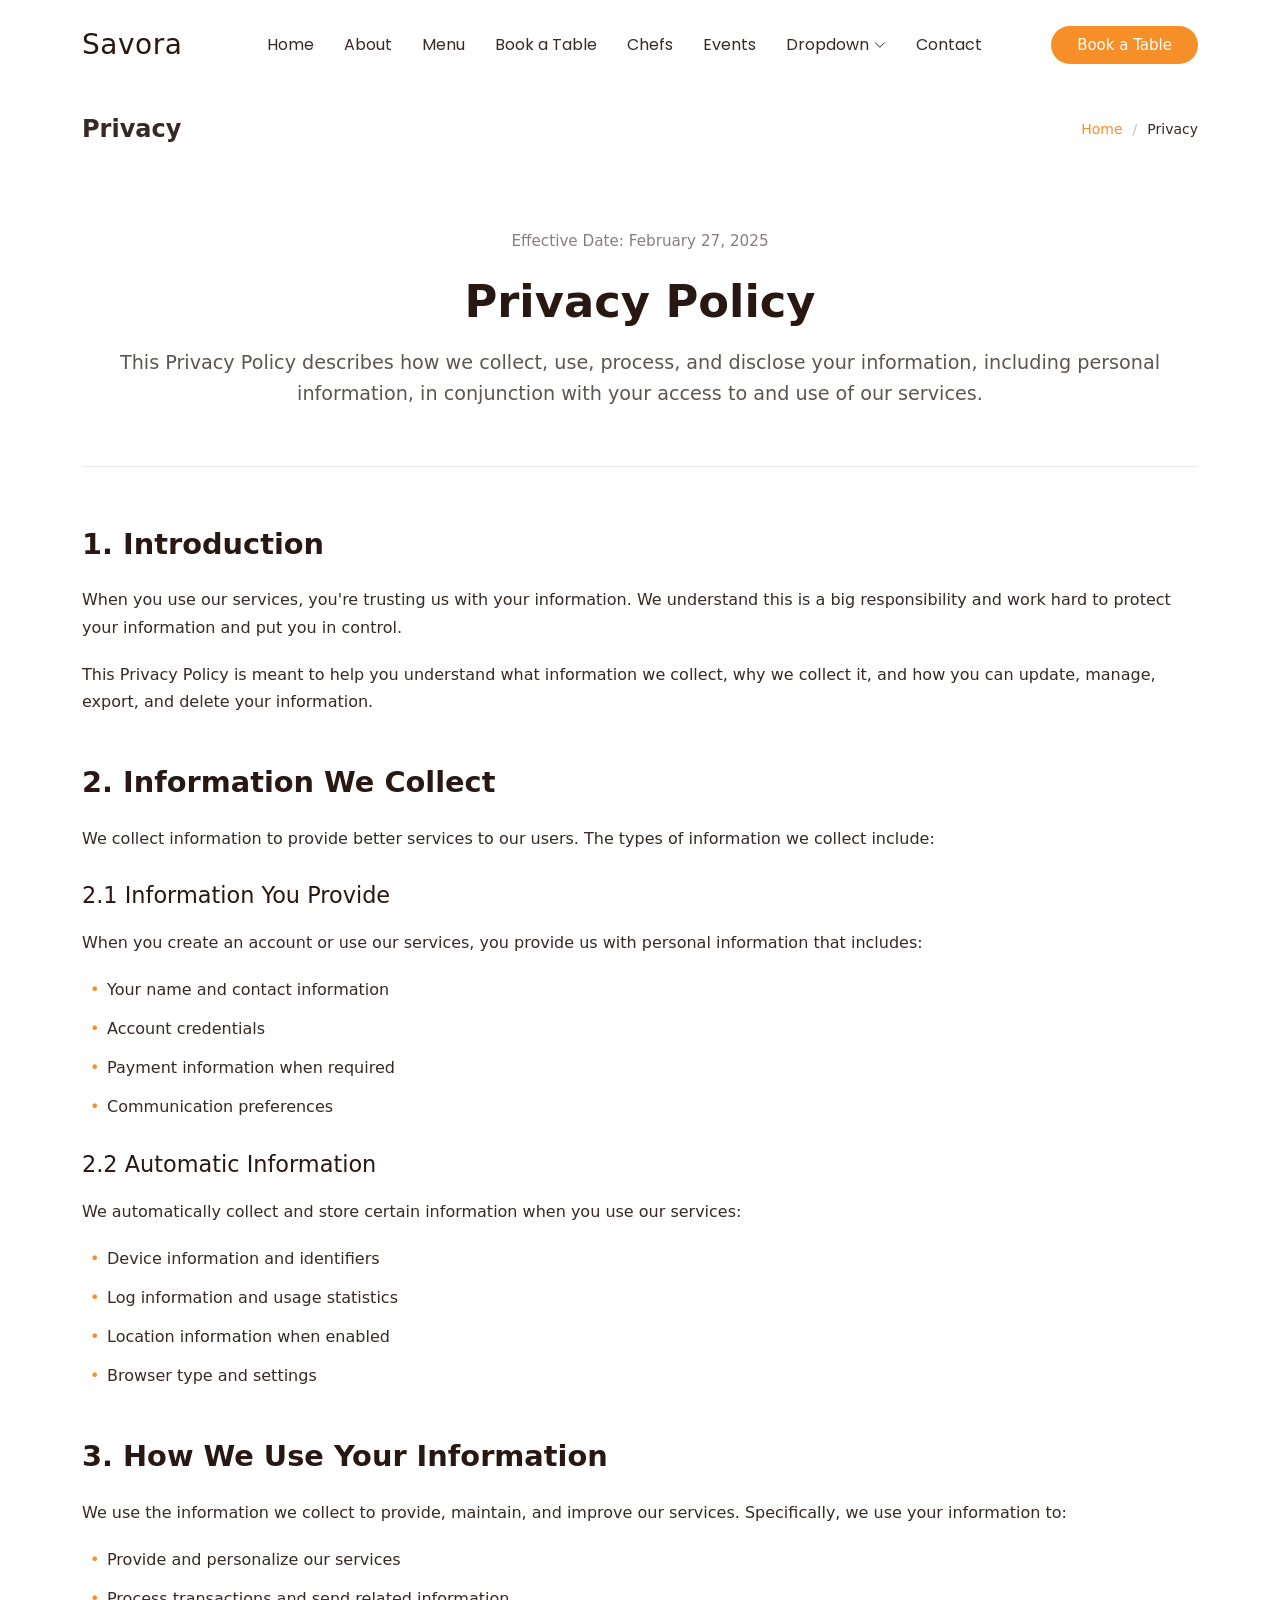
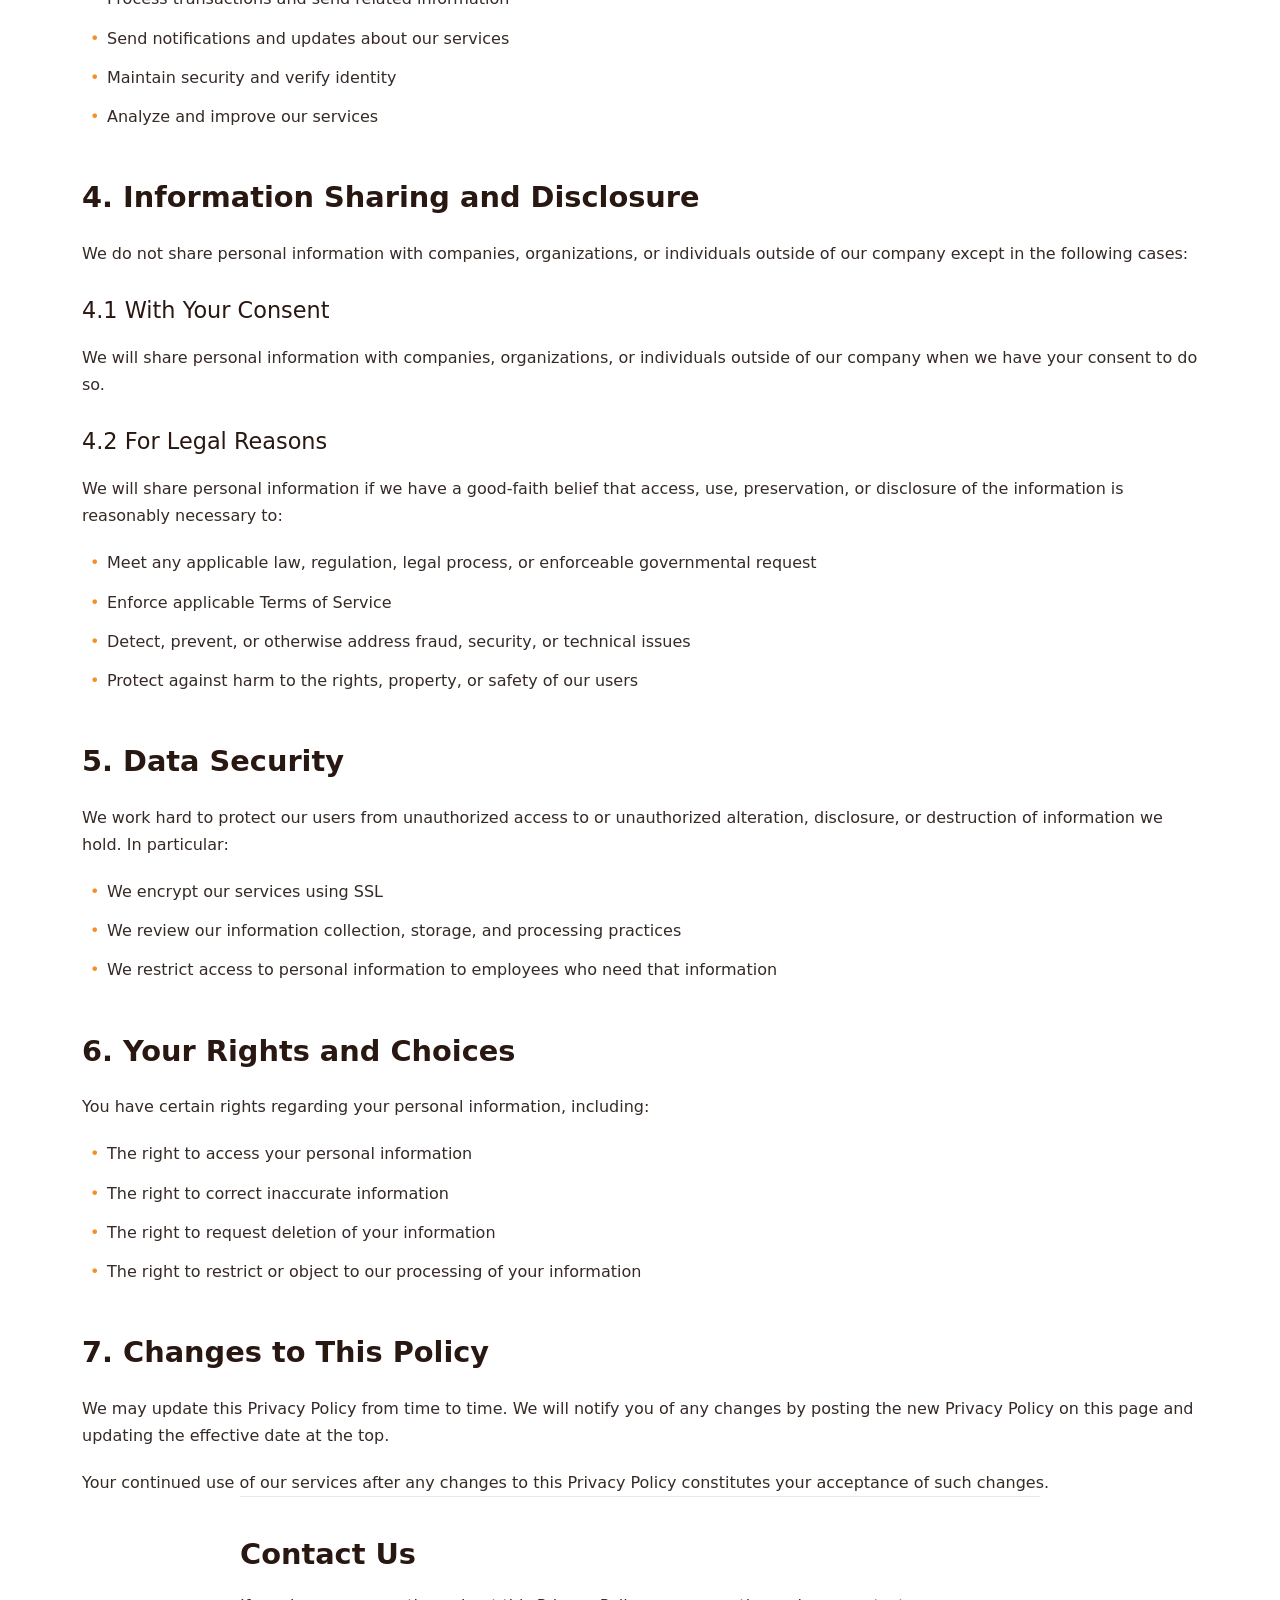
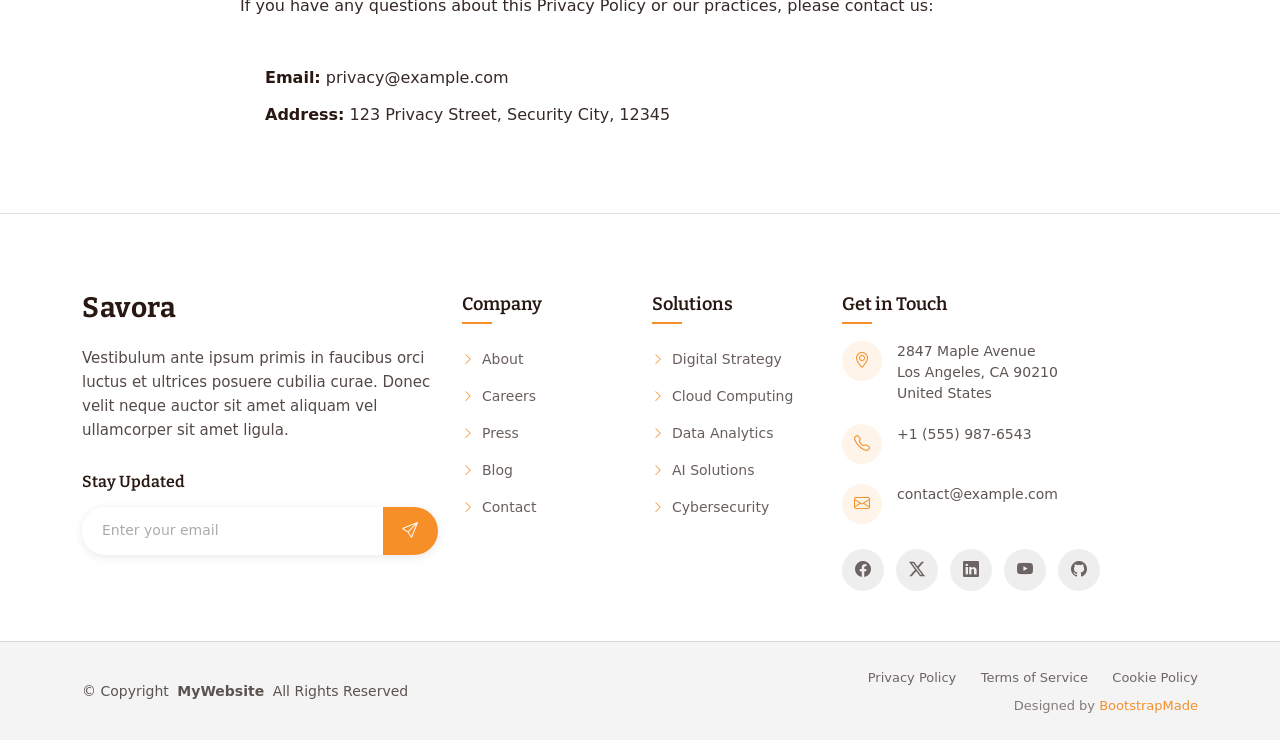
<file: privacy.html>
<!DOCTYPE html>
<html lang="en">

<head>
  <meta charset="utf-8">
  <meta content="width=device-width, initial-scale=1.0" name="viewport">
  <title>Privacy - Savora Bootstrap Template</title>
  <meta name="description" content="">
  <meta name="keywords" content="">

  <!-- Favicons -->
  <link href="assets/img/favicon.png" rel="icon">
  <link href="assets/img/apple-touch-icon.png" rel="apple-touch-icon">

  <!-- Fonts -->
  <link href="https://fonts.googleapis.com" rel="preconnect">
  <link href="https://fonts.gstatic.com" rel="preconnect" crossorigin>
  <link href="https://fonts.googleapis.com/css2?family=Roboto:ital,wght@0,100;0,300;0,400;0,500;0,700;0,900;1,100;1,300;1,400;1,500;1,700;1,900&family=Poppins:ital,wght@0,100;0,200;0,300;0,400;0,500;0,600;0,700;0,800;0,900;1,100;1,200;1,300;1,400;1,500;1,600;1,700;1,800;1,900&family=Bitter:ital,wght@0,100;0,200;0,300;0,400;0,500;0,600;0,700;0,800;0,900;1,100;1,200;1,300;1,400;1,500;1,600;1,700;1,800;1,900&display=swap" rel="stylesheet">

  <!-- Vendor CSS Files -->
  <link href="assets/vendor/bootstrap/css/bootstrap.min.css" rel="stylesheet">
  <link href="assets/vendor/bootstrap-icons/bootstrap-icons.css" rel="stylesheet">
  <link href="assets/vendor/aos/aos.css" rel="stylesheet">
  <link href="assets/vendor/glightbox/css/glightbox.min.css" rel="stylesheet">

  <!-- Main CSS File -->
  <link href="assets/css/main.css" rel="stylesheet">

  <!-- =======================================================
  * Template Name: Savora
  * Template URL: https://bootstrapmade.com/savora-bootstrap-restaurant-template/
  * Updated: Jul 29 2025 with Bootstrap v5.3.7
  * Author: BootstrapMade.com
  * License: https://bootstrapmade.com/license/
  ======================================================== -->
</head>

<body class="privacy-page">

  <header id="header" class="header d-flex align-items-center sticky-top">
    <div class="container position-relative d-flex align-items-center justify-content-between">

      <a href="index.html" class="logo d-flex align-items-center me-auto me-xl-0">
        <!-- Uncomment the line below if you also wish to use an image logo -->
        <!-- <img src="assets/img/logo.webp" alt=""> -->
        <h1 class="sitename">Savora</h1>
      </a>

      <nav id="navmenu" class="navmenu">
        <ul>
          <li><a href="#hero">Home</a></li>
          <li><a href="#about">About</a></li>
          <li><a href="#menu">Menu</a></li>
          <li><a href="#book-a-table">Book a Table</a></li>
          <li><a href="#chefs">Chefs</a></li>
          <li><a href="#events">Events</a></li>
          <li class="dropdown"><a href="#"><span>Dropdown</span> <i class="bi bi-chevron-down toggle-dropdown"></i></a>
            <ul>
              <li><a href="#">Dropdown 1</a></li>
              <li class="dropdown"><a href="#"><span>Deep Dropdown</span> <i class="bi bi-chevron-down toggle-dropdown"></i></a>
                <ul>
                  <li><a href="#">Deep Dropdown 1</a></li>
                  <li><a href="#">Deep Dropdown 2</a></li>
                  <li><a href="#">Deep Dropdown 3</a></li>
                  <li><a href="#">Deep Dropdown 4</a></li>
                  <li><a href="#">Deep Dropdown 5</a></li>
                </ul>
              </li>
              <li><a href="#">Dropdown 2</a></li>
              <li><a href="#">Dropdown 3</a></li>
              <li><a href="#">Dropdown 4</a></li>
            </ul>
          </li>
          <li><a href="#contact">Contact</a></li>
        </ul>
        <i class="mobile-nav-toggle d-xl-none bi bi-list"></i>
      </nav>

      <a class="btn-getstarted d-none d-sm-block" href="#book-a-table">Book a Table</a>

    </div>
  </header>

  <main class="main">

    <!-- Page Title -->
    <div class="page-title light-background">
      <div class="container d-lg-flex justify-content-between align-items-center">
        <h1 class="mb-2 mb-lg-0">Privacy</h1>
        <nav class="breadcrumbs">
          <ol>
            <li><a href="index.html">Home</a></li>
            <li class="current">Privacy</li>
          </ol>
        </nav>
      </div>
    </div><!-- End Page Title -->

    <!-- Privacy Section -->
    <section id="privacy" class="privacy section">

      <div class="container" data-aos="fade-up">
        <!-- Header -->
        <div class="privacy-header" data-aos="fade-up">
          <div class="header-content">
            <div class="last-updated">Effective Date: February 27, 2025</div>
            <h1>Privacy Policy</h1>
            <p class="intro-text">This Privacy Policy describes how we collect, use, process, and disclose your information, including personal information, in conjunction with your access to and use of our services.</p>
          </div>
        </div>

        <!-- Main Content -->
        <div class="privacy-content" data-aos="fade-up">
          <!-- Introduction -->
          <div class="content-section">
            <h2>1. Introduction</h2>
            <p>When you use our services, you're trusting us with your information. We understand this is a big responsibility and work hard to protect your information and put you in control.</p>
            <p>This Privacy Policy is meant to help you understand what information we collect, why we collect it, and how you can update, manage, export, and delete your information.</p>
          </div>

          <!-- Information Collection -->
          <div class="content-section">
            <h2>2. Information We Collect</h2>
            <p>We collect information to provide better services to our users. The types of information we collect include:</p>

            <h3>2.1 Information You Provide</h3>
            <p>When you create an account or use our services, you provide us with personal information that includes:</p>
            <ul>
              <li>Your name and contact information</li>
              <li>Account credentials</li>
              <li>Payment information when required</li>
              <li>Communication preferences</li>
            </ul>

            <h3>2.2 Automatic Information</h3>
            <p>We automatically collect and store certain information when you use our services:</p>
            <ul>
              <li>Device information and identifiers</li>
              <li>Log information and usage statistics</li>
              <li>Location information when enabled</li>
              <li>Browser type and settings</li>
            </ul>
          </div>

          <!-- Use of Information -->
          <div class="content-section">
            <h2>3. How We Use Your Information</h2>
            <p>We use the information we collect to provide, maintain, and improve our services. Specifically, we use your information to:</p>
            <ul>
              <li>Provide and personalize our services</li>
              <li>Process transactions and send related information</li>
              <li>Send notifications and updates about our services</li>
              <li>Maintain security and verify identity</li>
              <li>Analyze and improve our services</li>
            </ul>
          </div>

          <!-- Information Sharing -->
          <div class="content-section">
            <h2>4. Information Sharing and Disclosure</h2>
            <p>We do not share personal information with companies, organizations, or individuals outside of our company except in the following cases:</p>

            <h3>4.1 With Your Consent</h3>
            <p>We will share personal information with companies, organizations, or individuals outside of our company when we have your consent to do so.</p>

            <h3>4.2 For Legal Reasons</h3>
            <p>We will share personal information if we have a good-faith belief that access, use, preservation, or disclosure of the information is reasonably necessary to:</p>
            <ul>
              <li>Meet any applicable law, regulation, legal process, or enforceable governmental request</li>
              <li>Enforce applicable Terms of Service</li>
              <li>Detect, prevent, or otherwise address fraud, security, or technical issues</li>
              <li>Protect against harm to the rights, property, or safety of our users</li>
            </ul>
          </div>

          <!-- Data Security -->
          <div class="content-section">
            <h2>5. Data Security</h2>
            <p>We work hard to protect our users from unauthorized access to or unauthorized alteration, disclosure, or destruction of information we hold. In particular:</p>
            <ul>
              <li>We encrypt our services using SSL</li>
              <li>We review our information collection, storage, and processing practices</li>
              <li>We restrict access to personal information to employees who need that information</li>
            </ul>
          </div>

          <!-- Your Rights -->
          <div class="content-section">
            <h2>6. Your Rights and Choices</h2>
            <p>You have certain rights regarding your personal information, including:</p>
            <ul>
              <li>The right to access your personal information</li>
              <li>The right to correct inaccurate information</li>
              <li>The right to request deletion of your information</li>
              <li>The right to restrict or object to our processing of your information</li>
            </ul>
          </div>

          <!-- Policy Updates -->
          <div class="content-section">
            <h2>7. Changes to This Policy</h2>
            <p>We may update this Privacy Policy from time to time. We will notify you of any changes by posting the new Privacy Policy on this page and updating the effective date at the top.</p>
            <p>Your continued use of our services after any changes to this Privacy Policy constitutes your acceptance of such changes.</p>
          </div>
        </div>

        <!-- Contact Section -->
        <div class="privacy-contact" data-aos="fade-up">
          <h2>Contact Us</h2>
          <p>If you have any questions about this Privacy Policy or our practices, please contact us:</p>
          <div class="contact-details">
            <p><strong>Email:</strong> privacy@example.com</p>
            <p><strong>Address:</strong> 123 Privacy Street, Security City, 12345</p>
          </div>
        </div>

      </div>

    </section><!-- /Privacy Section -->

  </main>

  <footer id="footer" class="footer light-background">

    <div class="container">
      <div class="row gy-5">

        <div class="col-lg-4">
          <div class="footer-content">
            <a href="index.html" class="logo d-flex align-items-center mb-4">
              <span class="sitename">Savora</span>
            </a>
            <p class="mb-4">Vestibulum ante ipsum primis in faucibus orci luctus et ultrices posuere cubilia curae. Donec velit neque auctor sit amet aliquam vel ullamcorper sit amet ligula.</p>

            <div class="newsletter-form">
              <h5>Stay Updated</h5>
              <form action="forms/newsletter.php" method="post" class="php-email-form">
                <div class="input-group">
                  <input type="email" name="email" class="form-control" placeholder="Enter your email" required="">
                  <button type="submit" class="btn-subscribe">
                    <i class="bi bi-send"></i>
                  </button>
                </div>
                <div class="loading">Loading</div>
                <div class="error-message"></div>
                <div class="sent-message">Thank you for subscribing!</div>
              </form>
            </div>
          </div>
        </div>

        <div class="col-lg-2 col-6">
          <div class="footer-links">
            <h4>Company</h4>
            <ul>
              <li><a href="#"><i class="bi bi-chevron-right"></i> About</a></li>
              <li><a href="#"><i class="bi bi-chevron-right"></i> Careers</a></li>
              <li><a href="#"><i class="bi bi-chevron-right"></i> Press</a></li>
              <li><a href="#"><i class="bi bi-chevron-right"></i> Blog</a></li>
              <li><a href="#"><i class="bi bi-chevron-right"></i> Contact</a></li>
            </ul>
          </div>
        </div>

        <div class="col-lg-2 col-6">
          <div class="footer-links">
            <h4>Solutions</h4>
            <ul>
              <li><a href="#"><i class="bi bi-chevron-right"></i> Digital Strategy</a></li>
              <li><a href="#"><i class="bi bi-chevron-right"></i> Cloud Computing</a></li>
              <li><a href="#"><i class="bi bi-chevron-right"></i> Data Analytics</a></li>
              <li><a href="#"><i class="bi bi-chevron-right"></i> AI Solutions</a></li>
              <li><a href="#"><i class="bi bi-chevron-right"></i> Cybersecurity</a></li>
            </ul>
          </div>
        </div>

        <div class="col-lg-4">
          <div class="footer-contact">
            <h4>Get in Touch</h4>
            <div class="contact-item">
              <div class="contact-icon">
                <i class="bi bi-geo-alt"></i>
              </div>
              <div class="contact-info">
                <p>2847 Maple Avenue<br>Los Angeles, CA 90210<br>United States</p>
              </div>
            </div>

            <div class="contact-item">
              <div class="contact-icon">
                <i class="bi bi-telephone"></i>
              </div>
              <div class="contact-info">
                <p>+1 (555) 987-6543</p>
              </div>
            </div>

            <div class="contact-item">
              <div class="contact-icon">
                <i class="bi bi-envelope"></i>
              </div>
              <div class="contact-info">
                <p>contact@example.com</p>
              </div>
            </div>

            <div class="social-links">
              <a href="#"><i class="bi bi-facebook"></i></a>
              <a href="#"><i class="bi bi-twitter-x"></i></a>
              <a href="#"><i class="bi bi-linkedin"></i></a>
              <a href="#"><i class="bi bi-youtube"></i></a>
              <a href="#"><i class="bi bi-github"></i></a>
            </div>
          </div>
        </div>

      </div>
    </div>

    <div class="footer-bottom">
      <div class="container">
        <div class="row align-items-center">
          <div class="col-lg-6">
            <div class="copyright">
              <p>© <span>Copyright</span> <strong class="px-1 sitename">MyWebsite</strong> <span>All Rights Reserved</span></p>
            </div>
          </div>
          <div class="col-lg-6">
            <div class="footer-bottom-links">
              <a href="#">Privacy Policy</a>
              <a href="#">Terms of Service</a>
              <a href="#">Cookie Policy</a>
            </div>
            <div class="credits">
              <!-- All the links in the footer should remain intact. -->
              <!-- You can delete the links only if you've purchased the pro version. -->
              <!-- Licensing information: https://bootstrapmade.com/license/ -->
              <!-- Purchase the pro version with working PHP/AJAX contact form: [buy-url] -->
              Designed by <a href="https://bootstrapmade.com/">BootstrapMade</a>
            </div>
          </div>
        </div>
      </div>
    </div>

  </footer>

  <!-- Scroll Top -->
  <a href="#" id="scroll-top" class="scroll-top d-flex align-items-center justify-content-center"><i class="bi bi-arrow-up-short"></i></a>

  <!-- Preloader -->
  <div id="preloader"></div>

  <!-- Vendor JS Files -->
  <script src="assets/vendor/bootstrap/js/bootstrap.bundle.min.js"></script>
  <script src="assets/vendor/php-email-form/validate.js"></script>
  <script src="assets/vendor/aos/aos.js"></script>
  <script src="assets/vendor/imagesloaded/imagesloaded.pkgd.min.js"></script>
  <script src="assets/vendor/isotope-layout/isotope.pkgd.min.js"></script>
  <script src="assets/vendor/glightbox/js/glightbox.min.js"></script>

  <!-- Main JS File -->
  <script src="assets/js/main.js"></script>

</body>

</html>
</file>
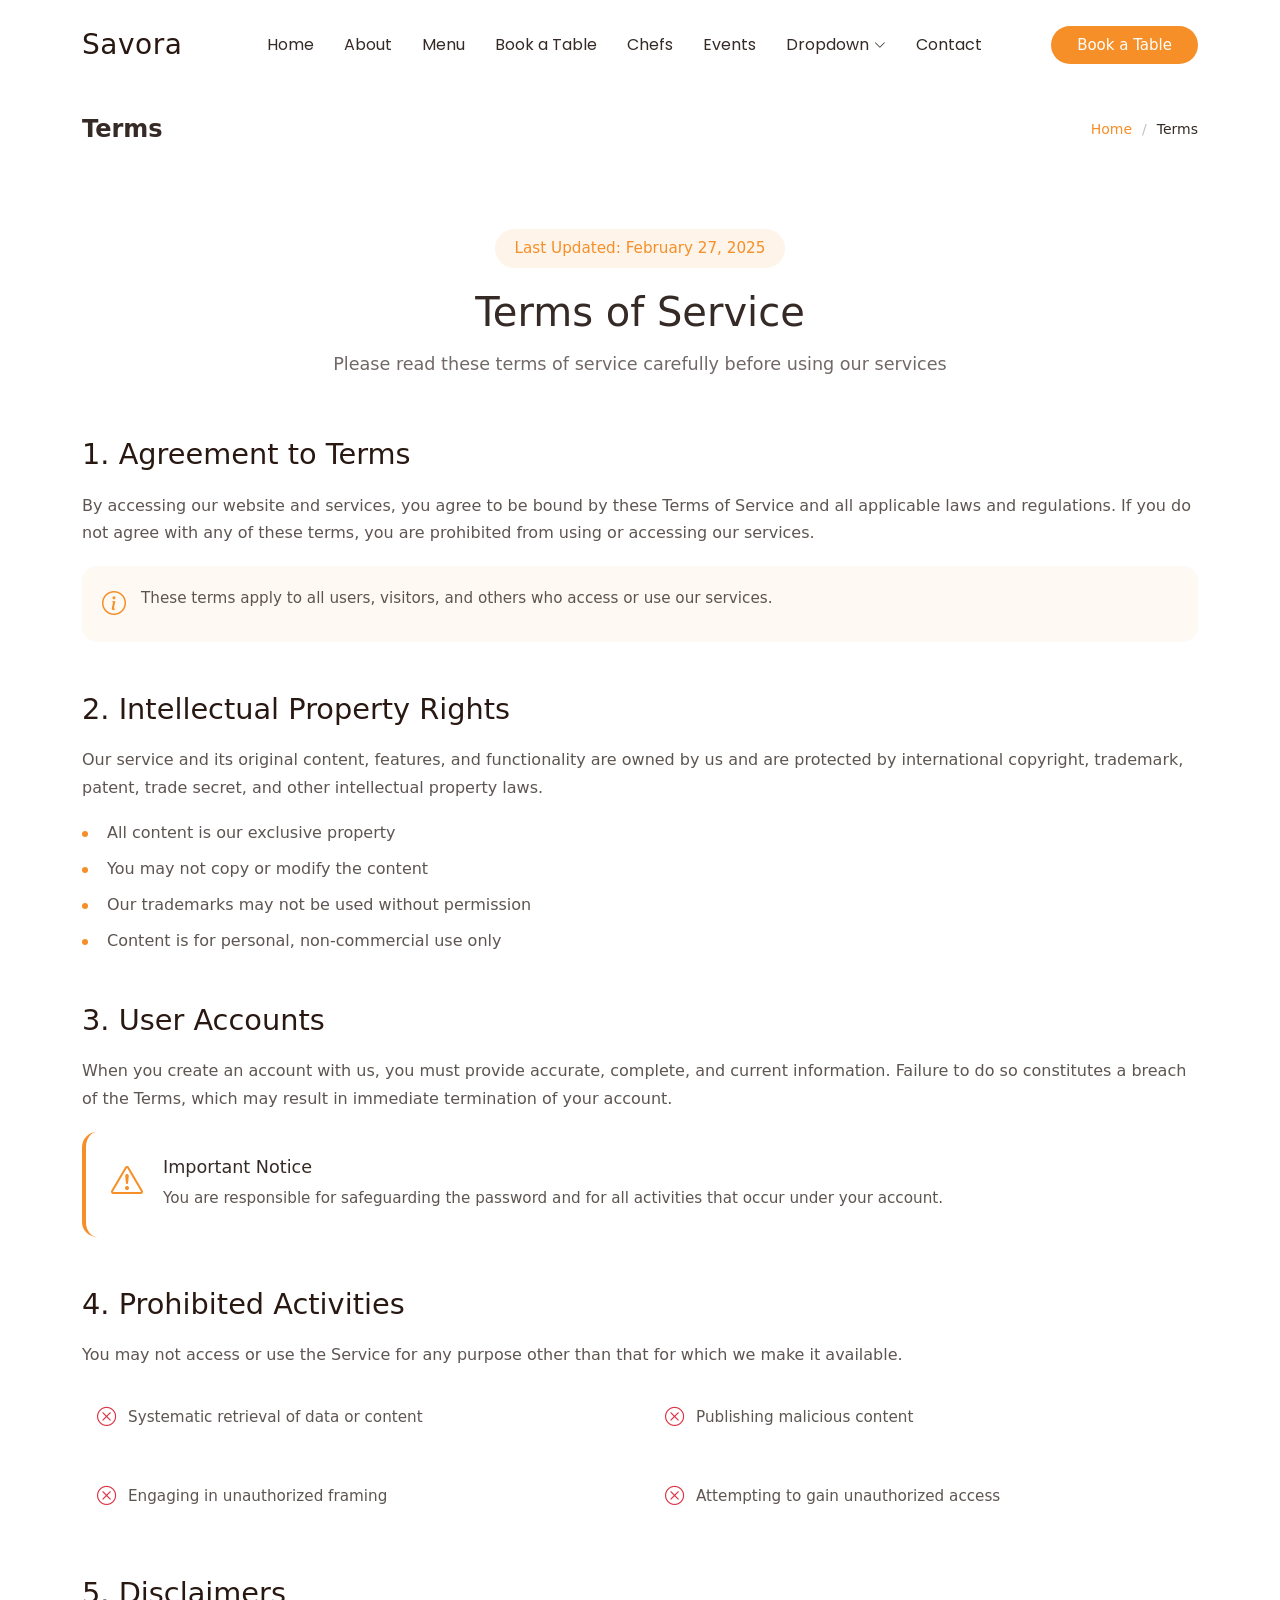
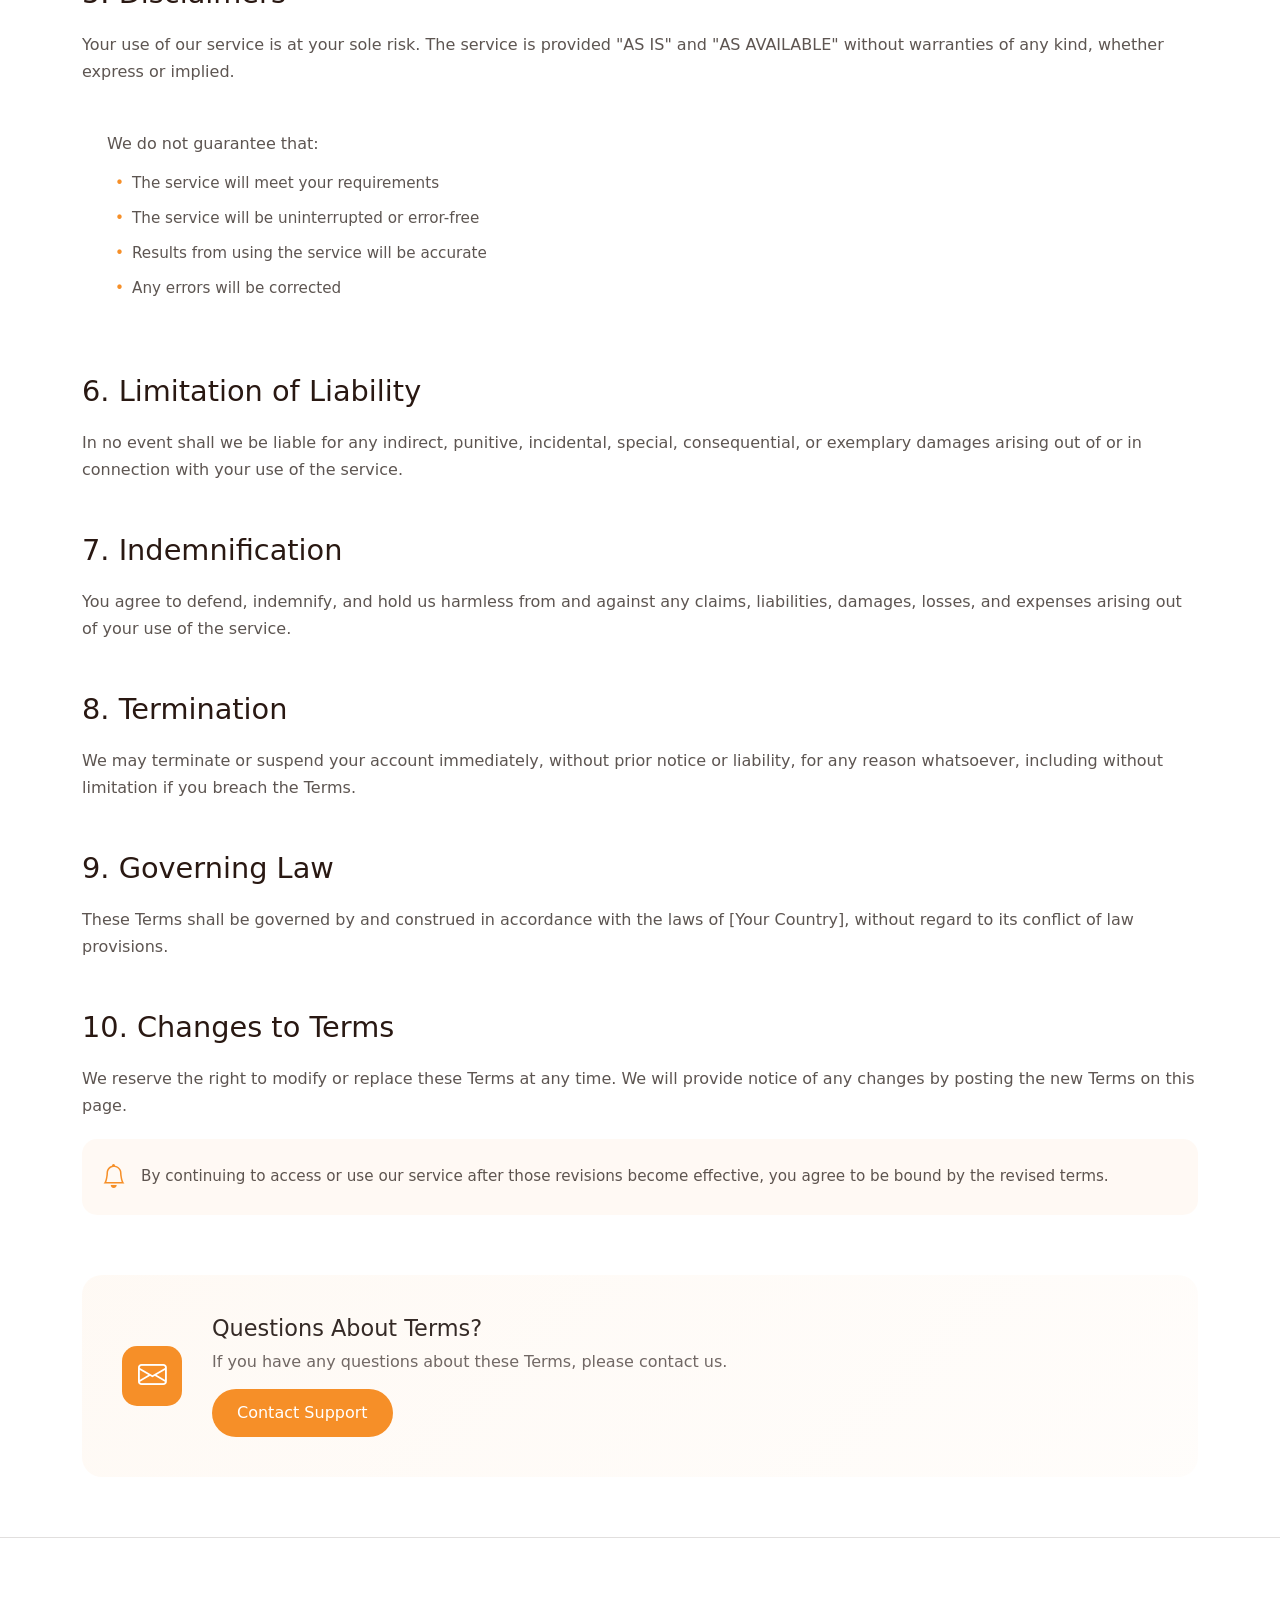
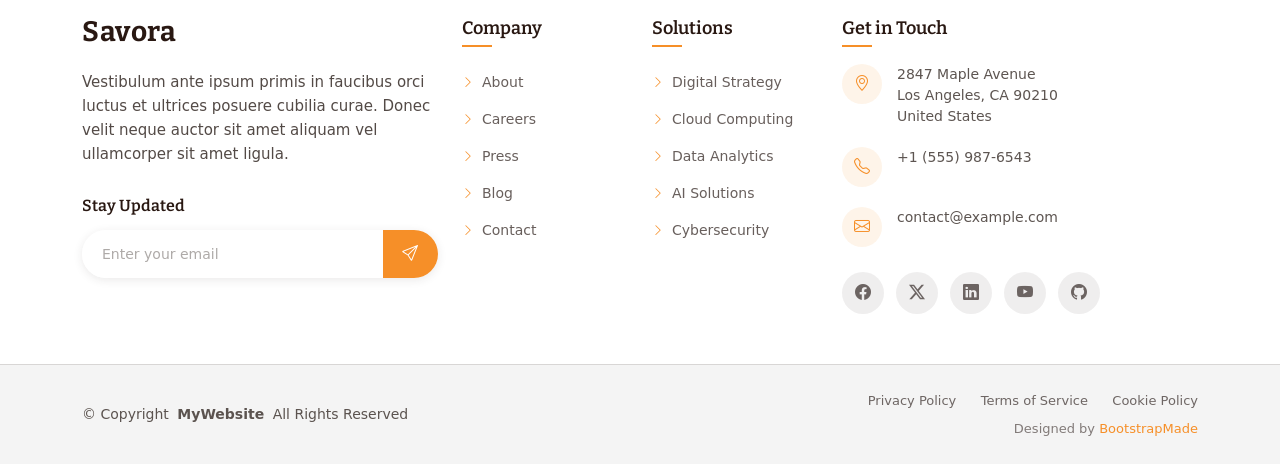
<file: terms.html>
<!DOCTYPE html>
<html lang="en">

<head>
  <meta charset="utf-8">
  <meta content="width=device-width, initial-scale=1.0" name="viewport">
  <title>Terms - Savora Bootstrap Template</title>
  <meta name="description" content="">
  <meta name="keywords" content="">

  <!-- Favicons -->
  <link href="assets/img/favicon.png" rel="icon">
  <link href="assets/img/apple-touch-icon.png" rel="apple-touch-icon">

  <!-- Fonts -->
  <link href="https://fonts.googleapis.com" rel="preconnect">
  <link href="https://fonts.gstatic.com" rel="preconnect" crossorigin>
  <link href="https://fonts.googleapis.com/css2?family=Roboto:ital,wght@0,100;0,300;0,400;0,500;0,700;0,900;1,100;1,300;1,400;1,500;1,700;1,900&family=Poppins:ital,wght@0,100;0,200;0,300;0,400;0,500;0,600;0,700;0,800;0,900;1,100;1,200;1,300;1,400;1,500;1,600;1,700;1,800;1,900&family=Bitter:ital,wght@0,100;0,200;0,300;0,400;0,500;0,600;0,700;0,800;0,900;1,100;1,200;1,300;1,400;1,500;1,600;1,700;1,800;1,900&display=swap" rel="stylesheet">

  <!-- Vendor CSS Files -->
  <link href="assets/vendor/bootstrap/css/bootstrap.min.css" rel="stylesheet">
  <link href="assets/vendor/bootstrap-icons/bootstrap-icons.css" rel="stylesheet">
  <link href="assets/vendor/aos/aos.css" rel="stylesheet">
  <link href="assets/vendor/glightbox/css/glightbox.min.css" rel="stylesheet">

  <!-- Main CSS File -->
  <link href="assets/css/main.css" rel="stylesheet">

  <!-- =======================================================
  * Template Name: Savora
  * Template URL: https://bootstrapmade.com/savora-bootstrap-restaurant-template/
  * Updated: Jul 29 2025 with Bootstrap v5.3.7
  * Author: BootstrapMade.com
  * License: https://bootstrapmade.com/license/
  ======================================================== -->
</head>

<body class="terms-page">

  <header id="header" class="header d-flex align-items-center sticky-top">
    <div class="container position-relative d-flex align-items-center justify-content-between">

      <a href="index.html" class="logo d-flex align-items-center me-auto me-xl-0">
        <!-- Uncomment the line below if you also wish to use an image logo -->
        <!-- <img src="assets/img/logo.webp" alt=""> -->
        <h1 class="sitename">Savora</h1>
      </a>

      <nav id="navmenu" class="navmenu">
        <ul>
          <li><a href="#hero">Home</a></li>
          <li><a href="#about">About</a></li>
          <li><a href="#menu">Menu</a></li>
          <li><a href="#book-a-table">Book a Table</a></li>
          <li><a href="#chefs">Chefs</a></li>
          <li><a href="#events">Events</a></li>
          <li class="dropdown"><a href="#"><span>Dropdown</span> <i class="bi bi-chevron-down toggle-dropdown"></i></a>
            <ul>
              <li><a href="#">Dropdown 1</a></li>
              <li class="dropdown"><a href="#"><span>Deep Dropdown</span> <i class="bi bi-chevron-down toggle-dropdown"></i></a>
                <ul>
                  <li><a href="#">Deep Dropdown 1</a></li>
                  <li><a href="#">Deep Dropdown 2</a></li>
                  <li><a href="#">Deep Dropdown 3</a></li>
                  <li><a href="#">Deep Dropdown 4</a></li>
                  <li><a href="#">Deep Dropdown 5</a></li>
                </ul>
              </li>
              <li><a href="#">Dropdown 2</a></li>
              <li><a href="#">Dropdown 3</a></li>
              <li><a href="#">Dropdown 4</a></li>
            </ul>
          </li>
          <li><a href="#contact">Contact</a></li>
        </ul>
        <i class="mobile-nav-toggle d-xl-none bi bi-list"></i>
      </nav>

      <a class="btn-getstarted d-none d-sm-block" href="#book-a-table">Book a Table</a>

    </div>
  </header>

  <main class="main">

    <!-- Page Title -->
    <div class="page-title light-background">
      <div class="container d-lg-flex justify-content-between align-items-center">
        <h1 class="mb-2 mb-lg-0">Terms</h1>
        <nav class="breadcrumbs">
          <ol>
            <li><a href="index.html">Home</a></li>
            <li class="current">Terms</li>
          </ol>
        </nav>
      </div>
    </div><!-- End Page Title -->

    <!-- Terms Of Service Section -->
    <section id="terms-of-service" class="terms-of-service section">

      <div class="container" data-aos="fade-up">
        <!-- Page Header -->
        <div class="tos-header text-center" data-aos="fade-up">
          <span class="last-updated">Last Updated: February 27, 2025</span>
          <h2>Terms of Service</h2>
          <p>Please read these terms of service carefully before using our services</p>
        </div>

        <!-- Content -->
        <div class="tos-content" data-aos="fade-up" data-aos-delay="200">
          <!-- Agreement Section -->
          <div id="agreement" class="content-section">
            <h3>1. Agreement to Terms</h3>
            <p>By accessing our website and services, you agree to be bound by these Terms of Service and all applicable laws and regulations. If you do not agree with any of these terms, you are prohibited from using or accessing our services.</p>
            <div class="info-box">
              <i class="bi bi-info-circle"></i>
              <p>These terms apply to all users, visitors, and others who access or use our services.</p>
            </div>
          </div>

          <!-- Intellectual Property -->
          <div id="intellectual-property" class="content-section">
            <h3>2. Intellectual Property Rights</h3>
            <p>Our service and its original content, features, and functionality are owned by us and are protected by international copyright, trademark, patent, trade secret, and other intellectual property laws.</p>
            <ul class="list-items">
              <li>All content is our exclusive property</li>
              <li>You may not copy or modify the content</li>
              <li>Our trademarks may not be used without permission</li>
              <li>Content is for personal, non-commercial use only</li>
            </ul>
          </div>

          <!-- User Accounts -->
          <div id="user-accounts" class="content-section">
            <h3>3. User Accounts</h3>
            <p>When you create an account with us, you must provide accurate, complete, and current information. Failure to do so constitutes a breach of the Terms, which may result in immediate termination of your account.</p>
            <div class="alert-box">
              <i class="bi bi-exclamation-triangle"></i>
              <div class="alert-content">
                <h5>Important Notice</h5>
                <p>You are responsible for safeguarding the password and for all activities that occur under your account.</p>
              </div>
            </div>
          </div>

          <!-- Prohibited Activities -->
          <div id="prohibited" class="content-section">
            <h3>4. Prohibited Activities</h3>
            <p>You may not access or use the Service for any purpose other than that for which we make it available.</p>
            <div class="prohibited-list">
              <div class="prohibited-item">
                <i class="bi bi-x-circle"></i>
                <span>Systematic retrieval of data or content</span>
              </div>
              <div class="prohibited-item">
                <i class="bi bi-x-circle"></i>
                <span>Publishing malicious content</span>
              </div>
              <div class="prohibited-item">
                <i class="bi bi-x-circle"></i>
                <span>Engaging in unauthorized framing</span>
              </div>
              <div class="prohibited-item">
                <i class="bi bi-x-circle"></i>
                <span>Attempting to gain unauthorized access</span>
              </div>
            </div>
          </div>

          <!-- Disclaimers -->
          <div id="disclaimer" class="content-section">
            <h3>5. Disclaimers</h3>
            <p>Your use of our service is at your sole risk. The service is provided "AS IS" and "AS AVAILABLE" without warranties of any kind, whether express or implied.</p>
            <div class="disclaimer-box">
              <p>We do not guarantee that:</p>
              <ul>
                <li>The service will meet your requirements</li>
                <li>The service will be uninterrupted or error-free</li>
                <li>Results from using the service will be accurate</li>
                <li>Any errors will be corrected</li>
              </ul>
            </div>
          </div>

          <!-- Limitation of Liability -->
          <div id="limitation" class="content-section">
            <h3>6. Limitation of Liability</h3>
            <p>In no event shall we be liable for any indirect, punitive, incidental, special, consequential, or exemplary damages arising out of or in connection with your use of the service.</p>
          </div>

          <!-- Indemnification -->
          <div id="indemnification" class="content-section">
            <h3>7. Indemnification</h3>
            <p>You agree to defend, indemnify, and hold us harmless from and against any claims, liabilities, damages, losses, and expenses arising out of your use of the service.</p>
          </div>

          <!-- Termination -->
          <div id="termination" class="content-section">
            <h3>8. Termination</h3>
            <p>We may terminate or suspend your account immediately, without prior notice or liability, for any reason whatsoever, including without limitation if you breach the Terms.</p>
          </div>

          <!-- Governing Law -->
          <div id="governing-law" class="content-section">
            <h3>9. Governing Law</h3>
            <p>These Terms shall be governed by and construed in accordance with the laws of [Your Country], without regard to its conflict of law provisions.</p>
          </div>

          <!-- Changes -->
          <div id="changes" class="content-section">
            <h3>10. Changes to Terms</h3>
            <p>We reserve the right to modify or replace these Terms at any time. We will provide notice of any changes by posting the new Terms on this page.</p>
            <div class="notice-box">
              <i class="bi bi-bell"></i>
              <p>By continuing to access or use our service after those revisions become effective, you agree to be bound by the revised terms.</p>
            </div>
          </div>
        </div>

        <!-- Contact Section -->
        <div class="tos-contact" data-aos="fade-up" data-aos-delay="300">
          <div class="contact-box">
            <div class="contact-icon">
              <i class="bi bi-envelope"></i>
            </div>
            <div class="contact-content">
              <h4>Questions About Terms?</h4>
              <p>If you have any questions about these Terms, please contact us.</p>
              <a href="#" class="contact-link">Contact Support</a>
            </div>
          </div>
        </div>
      </div>

    </section><!-- /Terms Of Service Section -->

  </main>

  <footer id="footer" class="footer light-background">

    <div class="container">
      <div class="row gy-5">

        <div class="col-lg-4">
          <div class="footer-content">
            <a href="index.html" class="logo d-flex align-items-center mb-4">
              <span class="sitename">Savora</span>
            </a>
            <p class="mb-4">Vestibulum ante ipsum primis in faucibus orci luctus et ultrices posuere cubilia curae. Donec velit neque auctor sit amet aliquam vel ullamcorper sit amet ligula.</p>

            <div class="newsletter-form">
              <h5>Stay Updated</h5>
              <form action="forms/newsletter.php" method="post" class="php-email-form">
                <div class="input-group">
                  <input type="email" name="email" class="form-control" placeholder="Enter your email" required="">
                  <button type="submit" class="btn-subscribe">
                    <i class="bi bi-send"></i>
                  </button>
                </div>
                <div class="loading">Loading</div>
                <div class="error-message"></div>
                <div class="sent-message">Thank you for subscribing!</div>
              </form>
            </div>
          </div>
        </div>

        <div class="col-lg-2 col-6">
          <div class="footer-links">
            <h4>Company</h4>
            <ul>
              <li><a href="#"><i class="bi bi-chevron-right"></i> About</a></li>
              <li><a href="#"><i class="bi bi-chevron-right"></i> Careers</a></li>
              <li><a href="#"><i class="bi bi-chevron-right"></i> Press</a></li>
              <li><a href="#"><i class="bi bi-chevron-right"></i> Blog</a></li>
              <li><a href="#"><i class="bi bi-chevron-right"></i> Contact</a></li>
            </ul>
          </div>
        </div>

        <div class="col-lg-2 col-6">
          <div class="footer-links">
            <h4>Solutions</h4>
            <ul>
              <li><a href="#"><i class="bi bi-chevron-right"></i> Digital Strategy</a></li>
              <li><a href="#"><i class="bi bi-chevron-right"></i> Cloud Computing</a></li>
              <li><a href="#"><i class="bi bi-chevron-right"></i> Data Analytics</a></li>
              <li><a href="#"><i class="bi bi-chevron-right"></i> AI Solutions</a></li>
              <li><a href="#"><i class="bi bi-chevron-right"></i> Cybersecurity</a></li>
            </ul>
          </div>
        </div>

        <div class="col-lg-4">
          <div class="footer-contact">
            <h4>Get in Touch</h4>
            <div class="contact-item">
              <div class="contact-icon">
                <i class="bi bi-geo-alt"></i>
              </div>
              <div class="contact-info">
                <p>2847 Maple Avenue<br>Los Angeles, CA 90210<br>United States</p>
              </div>
            </div>

            <div class="contact-item">
              <div class="contact-icon">
                <i class="bi bi-telephone"></i>
              </div>
              <div class="contact-info">
                <p>+1 (555) 987-6543</p>
              </div>
            </div>

            <div class="contact-item">
              <div class="contact-icon">
                <i class="bi bi-envelope"></i>
              </div>
              <div class="contact-info">
                <p>contact@example.com</p>
              </div>
            </div>

            <div class="social-links">
              <a href="#"><i class="bi bi-facebook"></i></a>
              <a href="#"><i class="bi bi-twitter-x"></i></a>
              <a href="#"><i class="bi bi-linkedin"></i></a>
              <a href="#"><i class="bi bi-youtube"></i></a>
              <a href="#"><i class="bi bi-github"></i></a>
            </div>
          </div>
        </div>

      </div>
    </div>

    <div class="footer-bottom">
      <div class="container">
        <div class="row align-items-center">
          <div class="col-lg-6">
            <div class="copyright">
              <p>© <span>Copyright</span> <strong class="px-1 sitename">MyWebsite</strong> <span>All Rights Reserved</span></p>
            </div>
          </div>
          <div class="col-lg-6">
            <div class="footer-bottom-links">
              <a href="#">Privacy Policy</a>
              <a href="#">Terms of Service</a>
              <a href="#">Cookie Policy</a>
            </div>
            <div class="credits">
              <!-- All the links in the footer should remain intact. -->
              <!-- You can delete the links only if you've purchased the pro version. -->
              <!-- Licensing information: https://bootstrapmade.com/license/ -->
              <!-- Purchase the pro version with working PHP/AJAX contact form: [buy-url] -->
              Designed by <a href="https://bootstrapmade.com/">BootstrapMade</a>
            </div>
          </div>
        </div>
      </div>
    </div>

  </footer>

  <!-- Scroll Top -->
  <a href="#" id="scroll-top" class="scroll-top d-flex align-items-center justify-content-center"><i class="bi bi-arrow-up-short"></i></a>

  <!-- Preloader -->
  <div id="preloader"></div>

  <!-- Vendor JS Files -->
  <script src="assets/vendor/bootstrap/js/bootstrap.bundle.min.js"></script>
  <script src="assets/vendor/php-email-form/validate.js"></script>
  <script src="assets/vendor/aos/aos.js"></script>
  <script src="assets/vendor/imagesloaded/imagesloaded.pkgd.min.js"></script>
  <script src="assets/vendor/isotope-layout/isotope.pkgd.min.js"></script>
  <script src="assets/vendor/glightbox/js/glightbox.min.js"></script>

  <!-- Main JS File -->
  <script src="assets/js/main.js"></script>

</body>

</html>
</file>
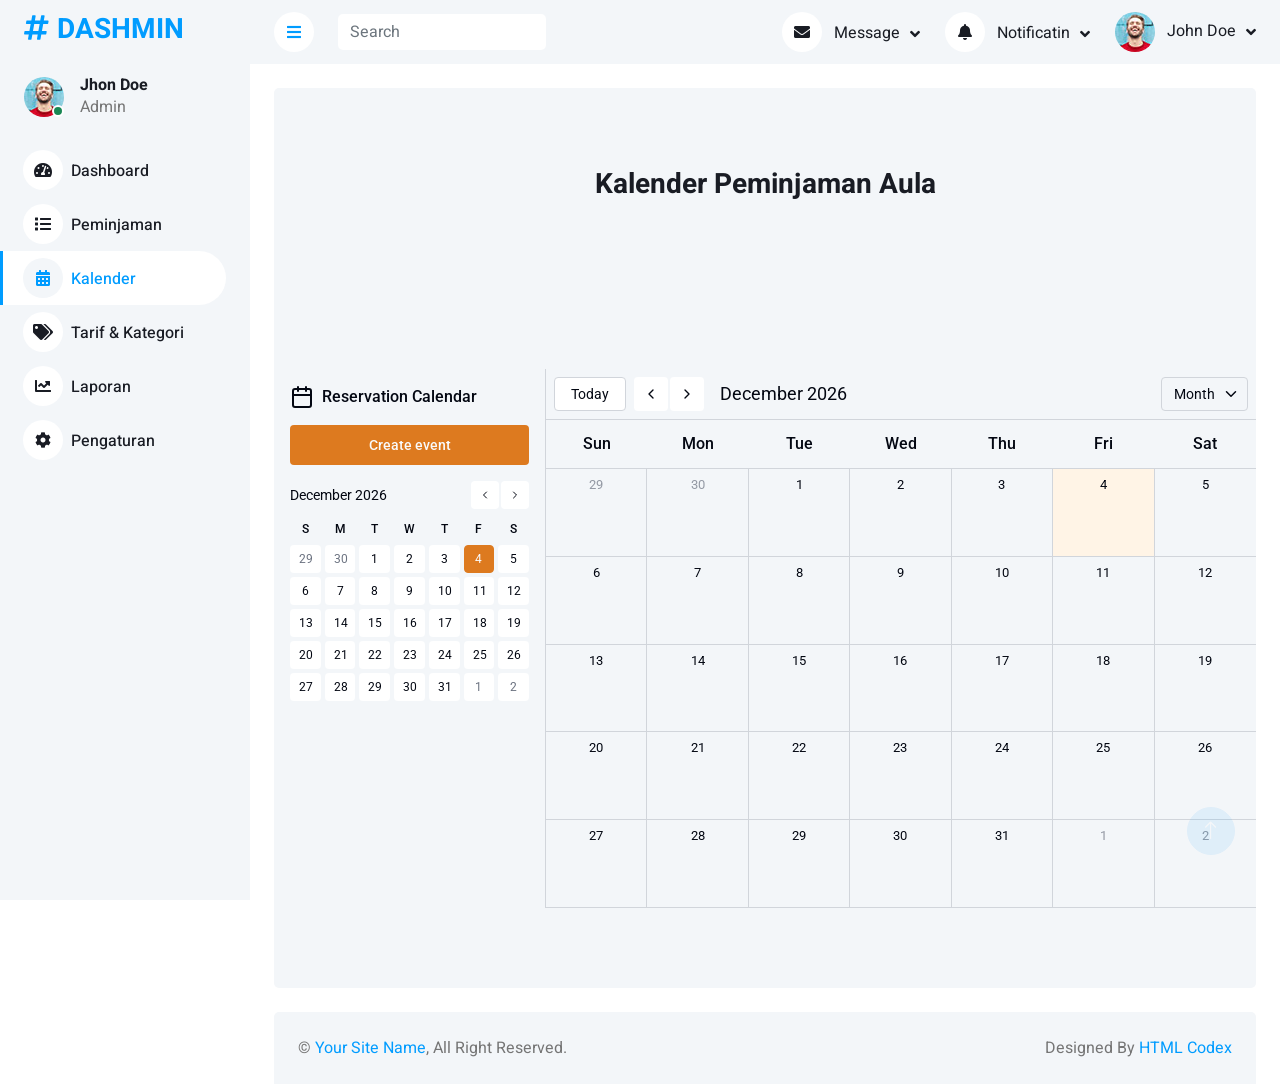
<file: Dashmin/admin-calendar.html>
<!DOCTYPE html>
<html lang="en">

<head>
    <meta charset="utf-8">
    <title>DASHMIN - Bootstrap Admin Template</title>
    <meta content="width=device-width, initial-scale=1.0" name="viewport">
    <meta content="" name="keywords">
    <meta content="" name="description">

    <!-- Favicon -->
    <link href="img/favicon.ico" rel="icon">

    <!-- Google Web Fonts -->
    <link rel="preconnect" href="https://fonts.googleapis.com">
    <link rel="preconnect" href="https://fonts.gstatic.com" crossorigin>
    <link href="https://fonts.googleapis.com/css2?family=Heebo:wght@400;500;600;700&display=swap" rel="stylesheet">
    
    <!-- Icon Font Stylesheet -->
    <link href="https://cdnjs.cloudflare.com/ajax/libs/font-awesome/5.10.0/css/all.min.css" rel="stylesheet">
    <link href="https://cdn.jsdelivr.net/npm/bootstrap-icons@1.4.1/font/bootstrap-icons.css" rel="stylesheet">

    <!-- Libraries Stylesheet -->
    <link href="lib/owlcarousel/assets/owl.carousel.min.css" rel="stylesheet">
    <link href="lib/tempusdominus/css/tempusdominus-bootstrap-4.min.css" rel="stylesheet" />

    <!-- Customized Bootstrap Stylesheet -->
    <link href="css/bootstrap.min.css" rel="stylesheet">

    <!-- Template Stylesheet -->
    <link href="css/style.css" rel="stylesheet">
</head>

<body>
    <div class="container-xxl position-relative bg-white d-flex p-0">
        <!-- Spinner Start -->
        <div id="spinner" class="show bg-white position-fixed translate-middle w-100 vh-100 top-50 start-50 d-flex align-items-center justify-content-center">
            <div class="spinner-border text-primary" style="width: 3rem; height: 3rem;" role="status">
                <span class="sr-only">Loading...</span>
            </div>
        </div>
        <!-- Spinner End -->


        <!-- Sidebar Start -->
        <div class="sidebar pe-4 pb-3">
            <nav class="navbar bg-light navbar-light">
                <a href="index.html" class="navbar-brand mx-4 mb-3">
                    <h3 class="text-primary"><i class="fa fa-hashtag me-2"></i>DASHMIN</h3>
                </a>
                <div class="d-flex align-items-center ms-4 mb-4">
                    <div class="position-relative">
                        <img class="rounded-circle" src="img/user.jpg" alt="" style="width: 40px; height: 40px;">
                        <div
                            class="bg-success rounded-circle border border-2 border-white position-absolute end-0 bottom-0 p-1">
                        </div>
                    </div>
                    <div class="ms-3">
                        <h6 class="mb-0">Jhon Doe</h6>
                        <span>Admin</span>
                    </div>
                </div>
                <div class="navbar-nav w-100">
                    <a href="index.html" class="nav-item nav-link"><i class="fa fa-tachometer-alt me-2"></i>Dashboard</a>
                    <a href="table.html" class="nav-item nav-link"><i class="fa fa-list me-2"></i>Peminjaman</a>
                    <a href="admin-calendar.html" class="nav-item nav-link active"><i class="fa fa-calendar-alt me-2"></i>Kalender</a>
                    <a href="tarif.html" class="nav-item nav-link"><i class="fa fa-tags me-2"></i>Tarif &amp; Kategori</a>
                    <a href="laporan.html" class="nav-item nav-link"><i class="fa fa-chart-line me-2"></i>Laporan</a>
                    <a href="pengaturan.html" class="nav-item nav-link"><i class="fa fa-cog me-2"></i>Pengaturan</a>
                </div>
            </nav>
        </div>
        <!-- Sidebar End -->


        <!-- Content Start -->
        <div class="content">
            <!-- Navbar Start -->
            <nav class="navbar navbar-expand bg-light navbar-light sticky-top px-4 py-0">
                <a href="index.html" class="navbar-brand d-flex d-lg-none me-4">
                    <h2 class="text-primary mb-0"><i class="fa fa-hashtag"></i></h2>
                </a>
                <a href="#" class="sidebar-toggler flex-shrink-0">
                    <i class="fa fa-bars"></i>
                </a>
                <form class="d-none d-md-flex ms-4">
                    <input class="form-control border-0" type="search" placeholder="Search">
                </form>
                <div class="navbar-nav align-items-center ms-auto">
                    <div class="nav-item dropdown">
                        <a href="#" class="nav-link dropdown-toggle" data-bs-toggle="dropdown">
                            <i class="fa fa-envelope me-lg-2"></i>
                            <span class="d-none d-lg-inline-flex">Message</span>
                        </a>
                        <div class="dropdown-menu dropdown-menu-end bg-light border-0 rounded-0 rounded-bottom m-0">
                            <a href="#" class="dropdown-item">
                                <div class="d-flex align-items-center">
                                    <img class="rounded-circle" src="img/user.jpg" alt="" style="width: 40px; height: 40px;">
                                    <div class="ms-2">
                                        <h6 class="fw-normal mb-0">Jhon send you a message</h6>
                                        <small>15 minutes ago</small>
                                    </div>
                                </div>
                            </a>
                            <hr class="dropdown-divider">
                            <a href="#" class="dropdown-item">
                                <div class="d-flex align-items-center">
                                    <img class="rounded-circle" src="img/user.jpg" alt="" style="width: 40px; height: 40px;">
                                    <div class="ms-2">
                                        <h6 class="fw-normal mb-0">Jhon send you a message</h6>
                                        <small>15 minutes ago</small>
                                    </div>
                                </div>
                            </a>
                            <hr class="dropdown-divider">
                            <a href="#" class="dropdown-item">
                                <div class="d-flex align-items-center">
                                    <img class="rounded-circle" src="img/user.jpg" alt="" style="width: 40px; height: 40px;">
                                    <div class="ms-2">
                                        <h6 class="fw-normal mb-0">Jhon send you a message</h6>
                                        <small>15 minutes ago</small>
                                    </div>
                                </div>
                            </a>
                            <hr class="dropdown-divider">
                            <a href="#" class="dropdown-item text-center">See all message</a>
                        </div>
                    </div>
                    <div class="nav-item dropdown">
                        <a href="#" class="nav-link dropdown-toggle" data-bs-toggle="dropdown">
                            <i class="fa fa-bell me-lg-2"></i>
                            <span class="d-none d-lg-inline-flex">Notificatin</span>
                        </a>
                        <div class="dropdown-menu dropdown-menu-end bg-light border-0 rounded-0 rounded-bottom m-0">
                            <a href="#" class="dropdown-item">
                                <h6 class="fw-normal mb-0">Profile updated</h6>
                                <small>15 minutes ago</small>
                            </a>
                            <hr class="dropdown-divider">
                            <a href="#" class="dropdown-item">
                                <h6 class="fw-normal mb-0">New user added</h6>
                                <small>15 minutes ago</small>
                            </a>
                            <hr class="dropdown-divider">
                            <a href="#" class="dropdown-item">
                                <h6 class="fw-normal mb-0">Password changed</h6>
                                <small>15 minutes ago</small>
                            </a>
                            <hr class="dropdown-divider">
                            <a href="#" class="dropdown-item text-center">See all notifications</a>
                        </div>
                    </div>
                    <div class="nav-item dropdown">
                        <a href="#" class="nav-link dropdown-toggle" data-bs-toggle="dropdown">
                            <img class="rounded-circle me-lg-2" src="img/user.jpg" alt="" style="width: 40px; height: 40px;">
                            <span class="d-none d-lg-inline-flex">John Doe</span>
                        </a>
                        <div class="dropdown-menu dropdown-menu-end bg-light border-0 rounded-0 rounded-bottom m-0">
                            <a href="#" class="dropdown-item">My Profile</a>
                            <a href="#" class="dropdown-item">Settings</a>
                            <a href="#" class="dropdown-item">Log Out</a>
                        </div>
                    </div>
                </div>
            </nav>
            <!-- Navbar End -->


            <!-- Content Start -->
            <div class="container-fluid pt-4 px-4 flex-grow-1">
                <div class="row vh-100 bg-light rounded align-items-center justify-content-center mx-0">
                    <div class="col-md-6 text-center">
                        <h3>Kalender Peminjaman Aula</h3>
                    </div>

                    <!-- Kalender dalam iframe -->
                    <div class="ratio ratio-16x9">
                        <iframe src="../Calendar/index.html" title="Kalender Peminjaman Aula"
                            style="border: 0; width: 100%; height: 100%;"></iframe>
                    </div>
                </div>
            </div>
            <!-- Content End -->


            <!-- Footer Start -->
            <div class="container-fluid pt-4 px-4">
                <div class="bg-light rounded-top p-4">
                    <div class="row">
                        <div class="col-12 col-sm-6 text-center text-sm-start">
                            &copy; <a href="#">Your Site Name</a>, All Right Reserved. 
                        </div>
                        <div class="col-12 col-sm-6 text-center text-sm-end">
                            <!--/*** This template is free as long as you keep the footer author’s credit link/attribution link/backlink. If you'd like to use the template without the footer author’s credit link/attribution link/backlink, you can purchase the Credit Removal License from "https://htmlcodex.com/credit-removal". Thank you for your support. ***/-->
                            Designed By <a href="https://htmlcodex.com">HTML Codex</a>
                        </div>
                    </div>
                </div>
            </div>
            <!-- Footer End -->
        </div>
        <!-- Content End -->


        <!-- Back to Top -->
        <a href="#" class="btn btn-lg btn-primary btn-lg-square back-to-top"><i class="bi bi-arrow-up"></i></a>
    </div>

    <!-- JavaScript Libraries -->
    <script src="https://code.jquery.com/jquery-3.4.1.min.js"></script>
    <script src="https://cdn.jsdelivr.net/npm/bootstrap@5.0.0/dist/js/bootstrap.bundle.min.js"></script>
    <script src="lib/chart/chart.min.js"></script>
    <script src="lib/easing/easing.min.js"></script>
    <script src="lib/waypoints/waypoints.min.js"></script>
    <script src="lib/owlcarousel/owl.carousel.min.js"></script>
    <script src="lib/tempusdominus/js/moment.min.js"></script>
    <script src="lib/tempusdominus/js/moment-timezone.min.js"></script>
    <script src="lib/tempusdominus/js/tempusdominus-bootstrap-4.min.js"></script>

    <!-- Template Javascript -->
    <script src="js/main.js"></script>
</body>

</html>
</file>
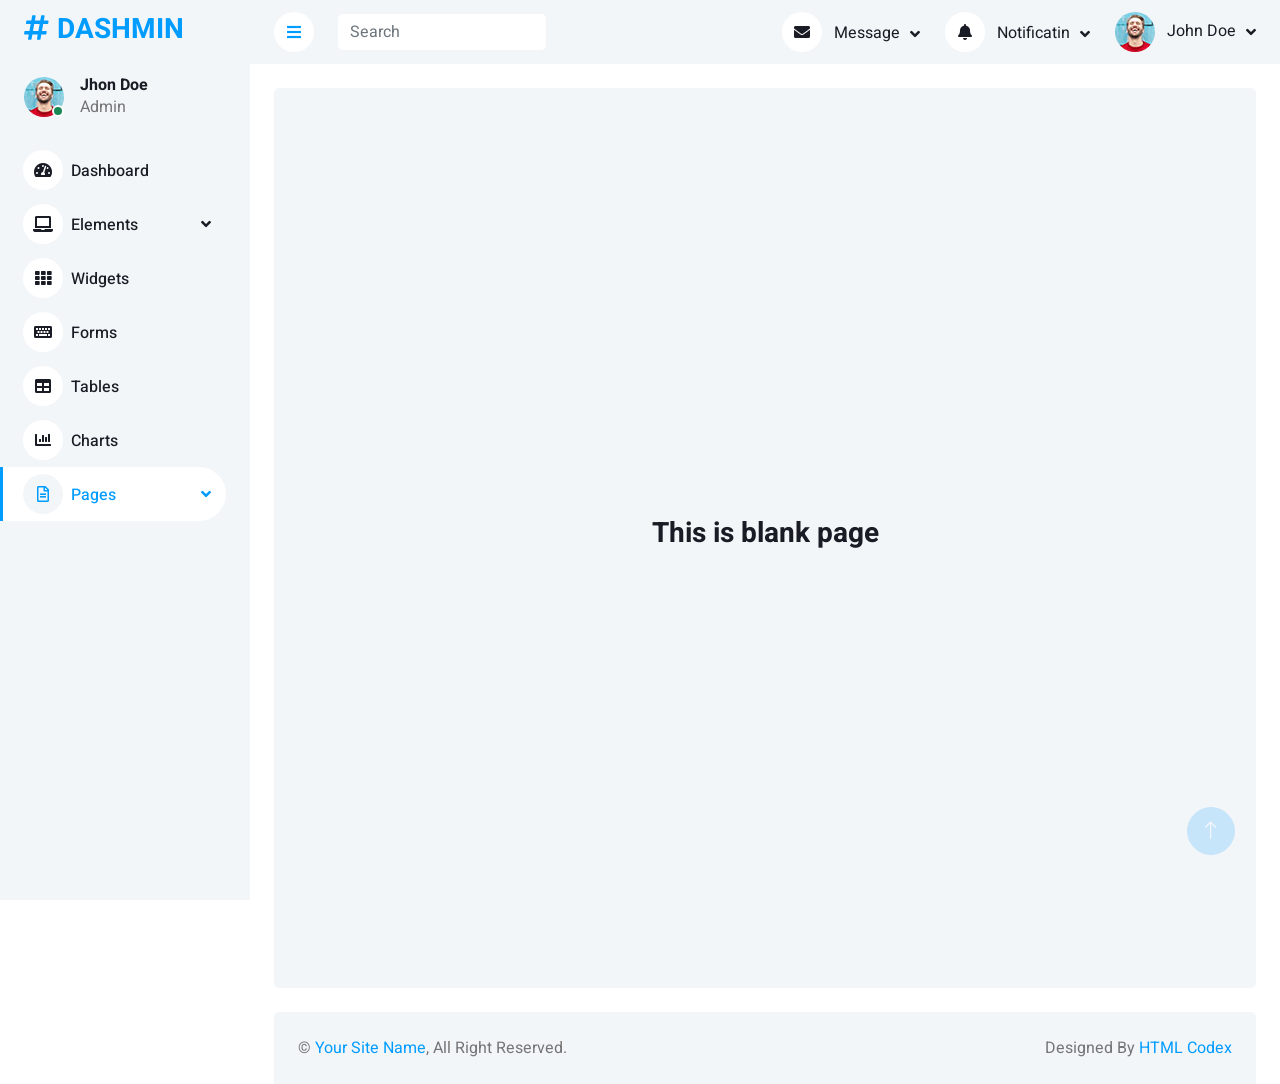
<file: Dashmin/blank.html>
<!DOCTYPE html>
<html lang="en">

<head>
    <meta charset="utf-8">
    <title>DASHMIN - Bootstrap Admin Template</title>
    <meta content="width=device-width, initial-scale=1.0" name="viewport">
    <meta content="" name="keywords">
    <meta content="" name="description">

    <!-- Favicon -->
    <link href="img/favicon.ico" rel="icon">

    <!-- Google Web Fonts -->
    <link rel="preconnect" href="https://fonts.googleapis.com">
    <link rel="preconnect" href="https://fonts.gstatic.com" crossorigin>
    <link href="https://fonts.googleapis.com/css2?family=Heebo:wght@400;500;600;700&display=swap" rel="stylesheet">
    
    <!-- Icon Font Stylesheet -->
    <link href="https://cdnjs.cloudflare.com/ajax/libs/font-awesome/5.10.0/css/all.min.css" rel="stylesheet">
    <link href="https://cdn.jsdelivr.net/npm/bootstrap-icons@1.4.1/font/bootstrap-icons.css" rel="stylesheet">

    <!-- Libraries Stylesheet -->
    <link href="lib/owlcarousel/assets/owl.carousel.min.css" rel="stylesheet">
    <link href="lib/tempusdominus/css/tempusdominus-bootstrap-4.min.css" rel="stylesheet" />

    <!-- Customized Bootstrap Stylesheet -->
    <link href="css/bootstrap.min.css" rel="stylesheet">

    <!-- Template Stylesheet -->
    <link href="css/style.css" rel="stylesheet">
</head>

<body>
    <div class="container-xxl position-relative bg-white d-flex p-0">
        <!-- Spinner Start -->
        <div id="spinner" class="show bg-white position-fixed translate-middle w-100 vh-100 top-50 start-50 d-flex align-items-center justify-content-center">
            <div class="spinner-border text-primary" style="width: 3rem; height: 3rem;" role="status">
                <span class="sr-only">Loading...</span>
            </div>
        </div>
        <!-- Spinner End -->


        <!-- Sidebar Start -->
        <div class="sidebar pe-4 pb-3">
            <nav class="navbar bg-light navbar-light">
                <a href="index.html" class="navbar-brand mx-4 mb-3">
                    <h3 class="text-primary"><i class="fa fa-hashtag me-2"></i>DASHMIN</h3>
                </a>
                <div class="d-flex align-items-center ms-4 mb-4">
                    <div class="position-relative">
                        <img class="rounded-circle" src="img/user.jpg" alt="" style="width: 40px; height: 40px;">
                        <div class="bg-success rounded-circle border border-2 border-white position-absolute end-0 bottom-0 p-1"></div>
                    </div>
                    <div class="ms-3">
                        <h6 class="mb-0">Jhon Doe</h6>
                        <span>Admin</span>
                    </div>
                </div>
                <div class="navbar-nav w-100">
                    <a href="index.html" class="nav-item nav-link"><i class="fa fa-tachometer-alt me-2"></i>Dashboard</a>
                    <div class="nav-item dropdown">
                        <a href="#" class="nav-link dropdown-toggle" data-bs-toggle="dropdown"><i class="fa fa-laptop me-2"></i>Elements</a>
                        <div class="dropdown-menu bg-transparent border-0">
                            <a href="button.html" class="dropdown-item">Buttons</a>
                            <a href="typography.html" class="dropdown-item">Typography</a>
                            <a href="element.html" class="dropdown-item">Other Elements</a>
                        </div>
                    </div>
                    <a href="widget.html" class="nav-item nav-link"><i class="fa fa-th me-2"></i>Widgets</a>
                    <a href="form.html" class="nav-item nav-link"><i class="fa fa-keyboard me-2"></i>Forms</a>
                    <a href="table.html" class="nav-item nav-link"><i class="fa fa-table me-2"></i>Tables</a>
                    <a href="chart.html" class="nav-item nav-link"><i class="fa fa-chart-bar me-2"></i>Charts</a>
                    <div class="nav-item dropdown">
                        <a href="#" class="nav-link dropdown-toggle active" data-bs-toggle="dropdown"><i class="far fa-file-alt me-2"></i>Pages</a>
                        <div class="dropdown-menu bg-transparent border-0">
                            <a href="signin.html" class="dropdown-item">Sign In</a>
                            <a href="signup.html" class="dropdown-item">Sign Up</a>
                            <a href="404.html" class="dropdown-item">404 Error</a>
                            <a href="blank.html" class="dropdown-item active">Blank Page</a>
                        </div>
                    </div>
                </div>
            </nav>
        </div>
        <!-- Sidebar End -->


        <!-- Content Start -->
        <div class="content">
            <!-- Navbar Start -->
            <nav class="navbar navbar-expand bg-light navbar-light sticky-top px-4 py-0">
                <a href="index.html" class="navbar-brand d-flex d-lg-none me-4">
                    <h2 class="text-primary mb-0"><i class="fa fa-hashtag"></i></h2>
                </a>
                <a href="#" class="sidebar-toggler flex-shrink-0">
                    <i class="fa fa-bars"></i>
                </a>
                <form class="d-none d-md-flex ms-4">
                    <input class="form-control border-0" type="search" placeholder="Search">
                </form>
                <div class="navbar-nav align-items-center ms-auto">
                    <div class="nav-item dropdown">
                        <a href="#" class="nav-link dropdown-toggle" data-bs-toggle="dropdown">
                            <i class="fa fa-envelope me-lg-2"></i>
                            <span class="d-none d-lg-inline-flex">Message</span>
                        </a>
                        <div class="dropdown-menu dropdown-menu-end bg-light border-0 rounded-0 rounded-bottom m-0">
                            <a href="#" class="dropdown-item">
                                <div class="d-flex align-items-center">
                                    <img class="rounded-circle" src="img/user.jpg" alt="" style="width: 40px; height: 40px;">
                                    <div class="ms-2">
                                        <h6 class="fw-normal mb-0">Jhon send you a message</h6>
                                        <small>15 minutes ago</small>
                                    </div>
                                </div>
                            </a>
                            <hr class="dropdown-divider">
                            <a href="#" class="dropdown-item">
                                <div class="d-flex align-items-center">
                                    <img class="rounded-circle" src="img/user.jpg" alt="" style="width: 40px; height: 40px;">
                                    <div class="ms-2">
                                        <h6 class="fw-normal mb-0">Jhon send you a message</h6>
                                        <small>15 minutes ago</small>
                                    </div>
                                </div>
                            </a>
                            <hr class="dropdown-divider">
                            <a href="#" class="dropdown-item">
                                <div class="d-flex align-items-center">
                                    <img class="rounded-circle" src="img/user.jpg" alt="" style="width: 40px; height: 40px;">
                                    <div class="ms-2">
                                        <h6 class="fw-normal mb-0">Jhon send you a message</h6>
                                        <small>15 minutes ago</small>
                                    </div>
                                </div>
                            </a>
                            <hr class="dropdown-divider">
                            <a href="#" class="dropdown-item text-center">See all message</a>
                        </div>
                    </div>
                    <div class="nav-item dropdown">
                        <a href="#" class="nav-link dropdown-toggle" data-bs-toggle="dropdown">
                            <i class="fa fa-bell me-lg-2"></i>
                            <span class="d-none d-lg-inline-flex">Notificatin</span>
                        </a>
                        <div class="dropdown-menu dropdown-menu-end bg-light border-0 rounded-0 rounded-bottom m-0">
                            <a href="#" class="dropdown-item">
                                <h6 class="fw-normal mb-0">Profile updated</h6>
                                <small>15 minutes ago</small>
                            </a>
                            <hr class="dropdown-divider">
                            <a href="#" class="dropdown-item">
                                <h6 class="fw-normal mb-0">New user added</h6>
                                <small>15 minutes ago</small>
                            </a>
                            <hr class="dropdown-divider">
                            <a href="#" class="dropdown-item">
                                <h6 class="fw-normal mb-0">Password changed</h6>
                                <small>15 minutes ago</small>
                            </a>
                            <hr class="dropdown-divider">
                            <a href="#" class="dropdown-item text-center">See all notifications</a>
                        </div>
                    </div>
                    <div class="nav-item dropdown">
                        <a href="#" class="nav-link dropdown-toggle" data-bs-toggle="dropdown">
                            <img class="rounded-circle me-lg-2" src="img/user.jpg" alt="" style="width: 40px; height: 40px;">
                            <span class="d-none d-lg-inline-flex">John Doe</span>
                        </a>
                        <div class="dropdown-menu dropdown-menu-end bg-light border-0 rounded-0 rounded-bottom m-0">
                            <a href="#" class="dropdown-item">My Profile</a>
                            <a href="#" class="dropdown-item">Settings</a>
                            <a href="#" class="dropdown-item">Log Out</a>
                        </div>
                    </div>
                </div>
            </nav>
            <!-- Navbar End -->


            <!-- Blank Start -->
            <div class="container-fluid pt-4 px-4">
                <div class="row vh-100 bg-light rounded align-items-center justify-content-center mx-0">
                    <div class="col-md-6 text-center">
                        <h3>This is blank page</h3>
                    </div>
                </div>
            </div>
            <!-- Blank End -->


            <!-- Footer Start -->
            <div class="container-fluid pt-4 px-4">
                <div class="bg-light rounded-top p-4">
                    <div class="row">
                        <div class="col-12 col-sm-6 text-center text-sm-start">
                            &copy; <a href="#">Your Site Name</a>, All Right Reserved. 
                        </div>
                        <div class="col-12 col-sm-6 text-center text-sm-end">
                            <!--/*** This template is free as long as you keep the footer author’s credit link/attribution link/backlink. If you'd like to use the template without the footer author’s credit link/attribution link/backlink, you can purchase the Credit Removal License from "https://htmlcodex.com/credit-removal". Thank you for your support. ***/-->
                            Designed By <a href="https://htmlcodex.com">HTML Codex</a>
                        </div>
                    </div>
                </div>
            </div>
            <!-- Footer End -->
        </div>
        <!-- Content End -->


        <!-- Back to Top -->
        <a href="#" class="btn btn-lg btn-primary btn-lg-square back-to-top"><i class="bi bi-arrow-up"></i></a>
    </div>

    <!-- JavaScript Libraries -->
    <script src="https://code.jquery.com/jquery-3.4.1.min.js"></script>
    <script src="https://cdn.jsdelivr.net/npm/bootstrap@5.0.0/dist/js/bootstrap.bundle.min.js"></script>
    <script src="lib/chart/chart.min.js"></script>
    <script src="lib/easing/easing.min.js"></script>
    <script src="lib/waypoints/waypoints.min.js"></script>
    <script src="lib/owlcarousel/owl.carousel.min.js"></script>
    <script src="lib/tempusdominus/js/moment.min.js"></script>
    <script src="lib/tempusdominus/js/moment-timezone.min.js"></script>
    <script src="lib/tempusdominus/js/tempusdominus-bootstrap-4.min.js"></script>

    <!-- Template Javascript -->
    <script src="js/main.js"></script>
</body>

</html>
</file>
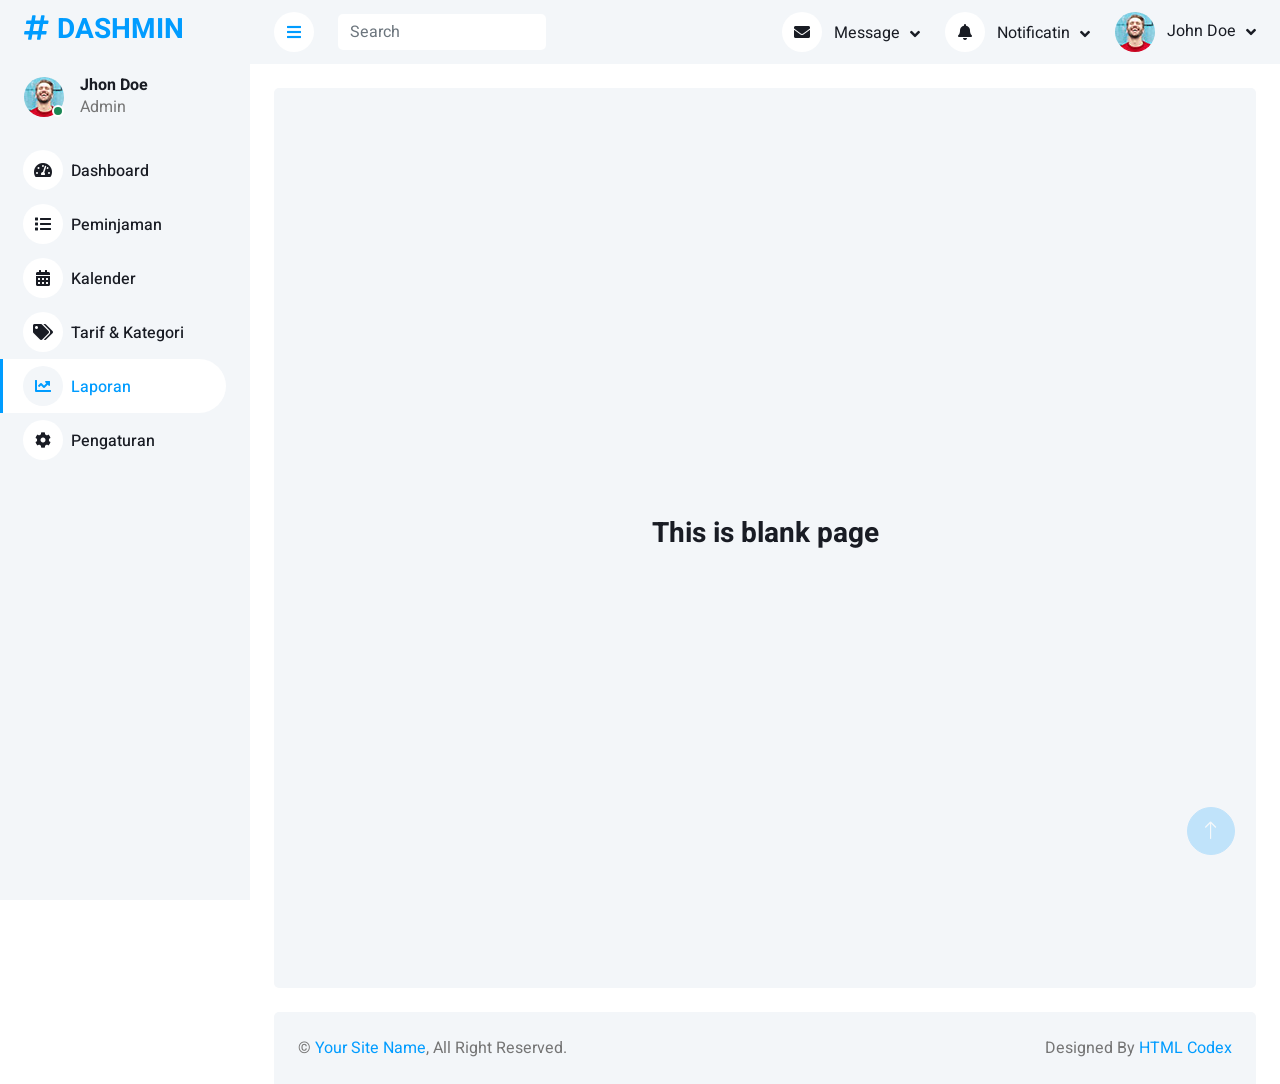
<file: Dashmin/laporan.html>
<!DOCTYPE html>
<html lang="en">

<head>
    <meta charset="utf-8">
    <title>DASHMIN - Bootstrap Admin Template</title>
    <meta content="width=device-width, initial-scale=1.0" name="viewport">
    <meta content="" name="keywords">
    <meta content="" name="description">

    <!-- Favicon -->
    <link href="img/favicon.ico" rel="icon">

    <!-- Google Web Fonts -->
    <link rel="preconnect" href="https://fonts.googleapis.com">
    <link rel="preconnect" href="https://fonts.gstatic.com" crossorigin>
    <link href="https://fonts.googleapis.com/css2?family=Heebo:wght@400;500;600;700&display=swap" rel="stylesheet">
    
    <!-- Icon Font Stylesheet -->
    <link href="https://cdnjs.cloudflare.com/ajax/libs/font-awesome/5.10.0/css/all.min.css" rel="stylesheet">
    <link href="https://cdn.jsdelivr.net/npm/bootstrap-icons@1.4.1/font/bootstrap-icons.css" rel="stylesheet">

    <!-- Libraries Stylesheet -->
    <link href="lib/owlcarousel/assets/owl.carousel.min.css" rel="stylesheet">
    <link href="lib/tempusdominus/css/tempusdominus-bootstrap-4.min.css" rel="stylesheet" />

    <!-- Customized Bootstrap Stylesheet -->
    <link href="css/bootstrap.min.css" rel="stylesheet">

    <!-- Template Stylesheet -->
    <link href="css/style.css" rel="stylesheet">
</head>

<body>
    <div class="container-xxl position-relative bg-white d-flex p-0">
        <!-- Spinner Start -->
        <div id="spinner" class="show bg-white position-fixed translate-middle w-100 vh-100 top-50 start-50 d-flex align-items-center justify-content-center">
            <div class="spinner-border text-primary" style="width: 3rem; height: 3rem;" role="status">
                <span class="sr-only">Loading...</span>
            </div>
        </div>
        <!-- Spinner End -->


        <!-- Sidebar Start -->
        <div class="sidebar pe-4 pb-3">
            <nav class="navbar bg-light navbar-light">
                <a href="index.html" class="navbar-brand mx-4 mb-3">
                    <h3 class="text-primary"><i class="fa fa-hashtag me-2"></i>DASHMIN</h3>
                </a>
                <div class="d-flex align-items-center ms-4 mb-4">
                    <div class="position-relative">
                        <img class="rounded-circle" src="img/user.jpg" alt="" style="width: 40px; height: 40px;">
                        <div class="bg-success rounded-circle border border-2 border-white position-absolute end-0 bottom-0 p-1"></div>
                    </div>
                    <div class="ms-3">
                        <h6 class="mb-0">Jhon Doe</h6>
                        <span>Admin</span>
                    </div>
                </div>
                <div class="navbar-nav w-100">
                    <a href="index.html" class="nav-item nav-link"><i class="fa fa-tachometer-alt me-2"></i>Dashboard</a>
                    <a href="table.html" class="nav-item nav-link"><i class="fa fa-list me-2"></i>Peminjaman</a>
                    <a href="admin-calendar.html" class="nav-item nav-link"><i class="fa fa-calendar-alt me-2"></i>Kalender</a>
                    <a href="tarif.html" class="nav-item nav-link"><i class="fa fa-tags me-2"></i>Tarif &amp; Kategori</a>
                    <a href="laporan.html" class="nav-item nav-link active"><i class="fa fa-chart-line me-2"></i>Laporan</a>
                    <a href="pengaturan.html" class="nav-item nav-link"><i class="fa fa-cog me-2"></i>Pengaturan</a>
                </div>
            </nav>
        </div>
        <!-- Sidebar End -->


        <!-- Content Start -->
        <div class="content">
            <!-- Navbar Start -->
            <nav class="navbar navbar-expand bg-light navbar-light sticky-top px-4 py-0">
                <a href="index.html" class="navbar-brand d-flex d-lg-none me-4">
                    <h2 class="text-primary mb-0"><i class="fa fa-hashtag"></i></h2>
                </a>
                <a href="#" class="sidebar-toggler flex-shrink-0">
                    <i class="fa fa-bars"></i>
                </a>
                <form class="d-none d-md-flex ms-4">
                    <input class="form-control border-0" type="search" placeholder="Search">
                </form>
                <div class="navbar-nav align-items-center ms-auto">
                    <div class="nav-item dropdown">
                        <a href="#" class="nav-link dropdown-toggle" data-bs-toggle="dropdown">
                            <i class="fa fa-envelope me-lg-2"></i>
                            <span class="d-none d-lg-inline-flex">Message</span>
                        </a>
                        <div class="dropdown-menu dropdown-menu-end bg-light border-0 rounded-0 rounded-bottom m-0">
                            <a href="#" class="dropdown-item">
                                <div class="d-flex align-items-center">
                                    <img class="rounded-circle" src="img/user.jpg" alt="" style="width: 40px; height: 40px;">
                                    <div class="ms-2">
                                        <h6 class="fw-normal mb-0">Jhon send you a message</h6>
                                        <small>15 minutes ago</small>
                                    </div>
                                </div>
                            </a>
                            <hr class="dropdown-divider">
                            <a href="#" class="dropdown-item">
                                <div class="d-flex align-items-center">
                                    <img class="rounded-circle" src="img/user.jpg" alt="" style="width: 40px; height: 40px;">
                                    <div class="ms-2">
                                        <h6 class="fw-normal mb-0">Jhon send you a message</h6>
                                        <small>15 minutes ago</small>
                                    </div>
                                </div>
                            </a>
                            <hr class="dropdown-divider">
                            <a href="#" class="dropdown-item">
                                <div class="d-flex align-items-center">
                                    <img class="rounded-circle" src="img/user.jpg" alt="" style="width: 40px; height: 40px;">
                                    <div class="ms-2">
                                        <h6 class="fw-normal mb-0">Jhon send you a message</h6>
                                        <small>15 minutes ago</small>
                                    </div>
                                </div>
                            </a>
                            <hr class="dropdown-divider">
                            <a href="#" class="dropdown-item text-center">See all message</a>
                        </div>
                    </div>
                    <div class="nav-item dropdown">
                        <a href="#" class="nav-link dropdown-toggle" data-bs-toggle="dropdown">
                            <i class="fa fa-bell me-lg-2"></i>
                            <span class="d-none d-lg-inline-flex">Notificatin</span>
                        </a>
                        <div class="dropdown-menu dropdown-menu-end bg-light border-0 rounded-0 rounded-bottom m-0">
                            <a href="#" class="dropdown-item">
                                <h6 class="fw-normal mb-0">Profile updated</h6>
                                <small>15 minutes ago</small>
                            </a>
                            <hr class="dropdown-divider">
                            <a href="#" class="dropdown-item">
                                <h6 class="fw-normal mb-0">New user added</h6>
                                <small>15 minutes ago</small>
                            </a>
                            <hr class="dropdown-divider">
                            <a href="#" class="dropdown-item">
                                <h6 class="fw-normal mb-0">Password changed</h6>
                                <small>15 minutes ago</small>
                            </a>
                            <hr class="dropdown-divider">
                            <a href="#" class="dropdown-item text-center">See all notifications</a>
                        </div>
                    </div>
                    <div class="nav-item dropdown">
                        <a href="#" class="nav-link dropdown-toggle" data-bs-toggle="dropdown">
                            <img class="rounded-circle me-lg-2" src="img/user.jpg" alt="" style="width: 40px; height: 40px;">
                            <span class="d-none d-lg-inline-flex">John Doe</span>
                        </a>
                        <div class="dropdown-menu dropdown-menu-end bg-light border-0 rounded-0 rounded-bottom m-0">
                            <a href="#" class="dropdown-item">My Profile</a>
                            <a href="#" class="dropdown-item">Settings</a>
                            <a href="#" class="dropdown-item">Log Out</a>
                        </div>
                    </div>
                </div>
            </nav>
            <!-- Navbar End -->


            <!-- Blank Start -->
            <div class="container-fluid pt-4 px-4">
                <div class="row vh-100 bg-light rounded align-items-center justify-content-center mx-0">
                    <div class="col-md-6 text-center">
                        <h3>This is blank page</h3>
                    </div>
                </div>
            </div>
            <!-- Blank End -->


            <!-- Footer Start -->
            <div class="container-fluid pt-4 px-4">
                <div class="bg-light rounded-top p-4">
                    <div class="row">
                        <div class="col-12 col-sm-6 text-center text-sm-start">
                            &copy; <a href="#">Your Site Name</a>, All Right Reserved. 
                        </div>
                        <div class="col-12 col-sm-6 text-center text-sm-end">
                            <!--/*** This template is free as long as you keep the footer author’s credit link/attribution link/backlink. If you'd like to use the template without the footer author’s credit link/attribution link/backlink, you can purchase the Credit Removal License from "https://htmlcodex.com/credit-removal". Thank you for your support. ***/-->
                            Designed By <a href="https://htmlcodex.com">HTML Codex</a>
                        </div>
                    </div>
                </div>
            </div>
            <!-- Footer End -->
        </div>
        <!-- Content End -->


        <!-- Back to Top -->
        <a href="#" class="btn btn-lg btn-primary btn-lg-square back-to-top"><i class="bi bi-arrow-up"></i></a>
    </div>

    <!-- JavaScript Libraries -->
    <script src="https://code.jquery.com/jquery-3.4.1.min.js"></script>
    <script src="https://cdn.jsdelivr.net/npm/bootstrap@5.0.0/dist/js/bootstrap.bundle.min.js"></script>
    <script src="lib/chart/chart.min.js"></script>
    <script src="lib/easing/easing.min.js"></script>
    <script src="lib/waypoints/waypoints.min.js"></script>
    <script src="lib/owlcarousel/owl.carousel.min.js"></script>
    <script src="lib/tempusdominus/js/moment.min.js"></script>
    <script src="lib/tempusdominus/js/moment-timezone.min.js"></script>
    <script src="lib/tempusdominus/js/tempusdominus-bootstrap-4.min.js"></script>

    <!-- Template Javascript -->
    <script src="js/main.js"></script>
</body>

</html>
</file>
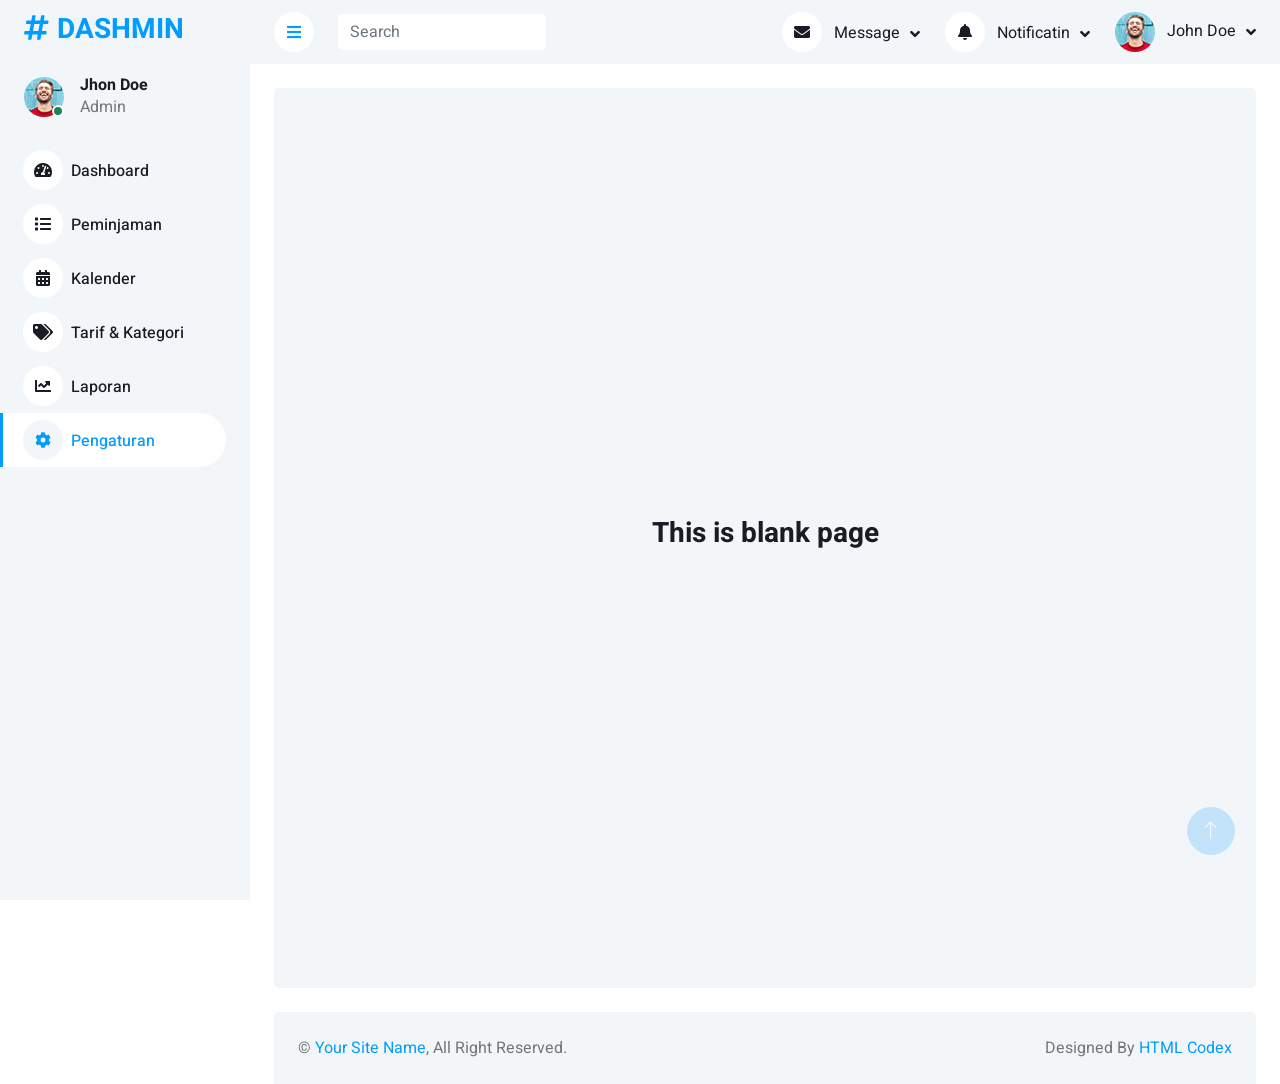
<file: Dashmin/pengaturan.html>
<!DOCTYPE html>
<html lang="en">

<head>
    <meta charset="utf-8">
    <title>DASHMIN - Bootstrap Admin Template</title>
    <meta content="width=device-width, initial-scale=1.0" name="viewport">
    <meta content="" name="keywords">
    <meta content="" name="description">

    <!-- Favicon -->
    <link href="img/favicon.ico" rel="icon">

    <!-- Google Web Fonts -->
    <link rel="preconnect" href="https://fonts.googleapis.com">
    <link rel="preconnect" href="https://fonts.gstatic.com" crossorigin>
    <link href="https://fonts.googleapis.com/css2?family=Heebo:wght@400;500;600;700&display=swap" rel="stylesheet">
    
    <!-- Icon Font Stylesheet -->
    <link href="https://cdnjs.cloudflare.com/ajax/libs/font-awesome/5.10.0/css/all.min.css" rel="stylesheet">
    <link href="https://cdn.jsdelivr.net/npm/bootstrap-icons@1.4.1/font/bootstrap-icons.css" rel="stylesheet">

    <!-- Libraries Stylesheet -->
    <link href="lib/owlcarousel/assets/owl.carousel.min.css" rel="stylesheet">
    <link href="lib/tempusdominus/css/tempusdominus-bootstrap-4.min.css" rel="stylesheet" />

    <!-- Customized Bootstrap Stylesheet -->
    <link href="css/bootstrap.min.css" rel="stylesheet">

    <!-- Template Stylesheet -->
    <link href="css/style.css" rel="stylesheet">
</head>

<body>
    <div class="container-xxl position-relative bg-white d-flex p-0">
        <!-- Spinner Start -->
        <div id="spinner" class="show bg-white position-fixed translate-middle w-100 vh-100 top-50 start-50 d-flex align-items-center justify-content-center">
            <div class="spinner-border text-primary" style="width: 3rem; height: 3rem;" role="status">
                <span class="sr-only">Loading...</span>
            </div>
        </div>
        <!-- Spinner End -->


        <!-- Sidebar Start -->
        <div class="sidebar pe-4 pb-3">
            <nav class="navbar bg-light navbar-light">
                <a href="index.html" class="navbar-brand mx-4 mb-3">
                    <h3 class="text-primary"><i class="fa fa-hashtag me-2"></i>DASHMIN</h3>
                </a>
                <div class="d-flex align-items-center ms-4 mb-4">
                    <div class="position-relative">
                        <img class="rounded-circle" src="img/user.jpg" alt="" style="width: 40px; height: 40px;">
                        <div
                            class="bg-success rounded-circle border border-2 border-white position-absolute end-0 bottom-0 p-1">
                        </div>
                    </div>
                    <div class="ms-3">
                        <h6 class="mb-0">Jhon Doe</h6>
                        <span>Admin</span>
                    </div>
                </div>
                <div class="navbar-nav w-100">
                    <a href="index.html" class="nav-item nav-link"><i class="fa fa-tachometer-alt me-2"></i>Dashboard</a>
                    <a href="table.html" class="nav-item nav-link"><i class="fa fa-list me-2"></i>Peminjaman</a>
                    <a href="admin-calendar.html" class="nav-item nav-link"><i class="fa fa-calendar-alt me-2"></i>Kalender</a>
                    <a href="tarif.html" class="nav-item nav-link"><i class="fa fa-tags me-2"></i>Tarif &amp; Kategori</a>
                    <a href="laporan.html" class="nav-item nav-link"><i class="fa fa-chart-line me-2"></i>Laporan</a>
                    <a href="pengaturan.html" class="nav-item nav-link active"><i class="fa fa-cog me-2"></i>Pengaturan</a>
                </div>
            </nav>
        </div>
        <!-- Sidebar End -->


        <!-- Content Start -->
        <div class="content">
            <!-- Navbar Start -->
            <nav class="navbar navbar-expand bg-light navbar-light sticky-top px-4 py-0">
                <a href="index.html" class="navbar-brand d-flex d-lg-none me-4">
                    <h2 class="text-primary mb-0"><i class="fa fa-hashtag"></i></h2>
                </a>
                <a href="#" class="sidebar-toggler flex-shrink-0">
                    <i class="fa fa-bars"></i>
                </a>
                <form class="d-none d-md-flex ms-4">
                    <input class="form-control border-0" type="search" placeholder="Search">
                </form>
                <div class="navbar-nav align-items-center ms-auto">
                    <div class="nav-item dropdown">
                        <a href="#" class="nav-link dropdown-toggle" data-bs-toggle="dropdown">
                            <i class="fa fa-envelope me-lg-2"></i>
                            <span class="d-none d-lg-inline-flex">Message</span>
                        </a>
                        <div class="dropdown-menu dropdown-menu-end bg-light border-0 rounded-0 rounded-bottom m-0">
                            <a href="#" class="dropdown-item">
                                <div class="d-flex align-items-center">
                                    <img class="rounded-circle" src="img/user.jpg" alt="" style="width: 40px; height: 40px;">
                                    <div class="ms-2">
                                        <h6 class="fw-normal mb-0">Jhon send you a message</h6>
                                        <small>15 minutes ago</small>
                                    </div>
                                </div>
                            </a>
                            <hr class="dropdown-divider">
                            <a href="#" class="dropdown-item">
                                <div class="d-flex align-items-center">
                                    <img class="rounded-circle" src="img/user.jpg" alt="" style="width: 40px; height: 40px;">
                                    <div class="ms-2">
                                        <h6 class="fw-normal mb-0">Jhon send you a message</h6>
                                        <small>15 minutes ago</small>
                                    </div>
                                </div>
                            </a>
                            <hr class="dropdown-divider">
                            <a href="#" class="dropdown-item">
                                <div class="d-flex align-items-center">
                                    <img class="rounded-circle" src="img/user.jpg" alt="" style="width: 40px; height: 40px;">
                                    <div class="ms-2">
                                        <h6 class="fw-normal mb-0">Jhon send you a message</h6>
                                        <small>15 minutes ago</small>
                                    </div>
                                </div>
                            </a>
                            <hr class="dropdown-divider">
                            <a href="#" class="dropdown-item text-center">See all message</a>
                        </div>
                    </div>
                    <div class="nav-item dropdown">
                        <a href="#" class="nav-link dropdown-toggle" data-bs-toggle="dropdown">
                            <i class="fa fa-bell me-lg-2"></i>
                            <span class="d-none d-lg-inline-flex">Notificatin</span>
                        </a>
                        <div class="dropdown-menu dropdown-menu-end bg-light border-0 rounded-0 rounded-bottom m-0">
                            <a href="#" class="dropdown-item">
                                <h6 class="fw-normal mb-0">Profile updated</h6>
                                <small>15 minutes ago</small>
                            </a>
                            <hr class="dropdown-divider">
                            <a href="#" class="dropdown-item">
                                <h6 class="fw-normal mb-0">New user added</h6>
                                <small>15 minutes ago</small>
                            </a>
                            <hr class="dropdown-divider">
                            <a href="#" class="dropdown-item">
                                <h6 class="fw-normal mb-0">Password changed</h6>
                                <small>15 minutes ago</small>
                            </a>
                            <hr class="dropdown-divider">
                            <a href="#" class="dropdown-item text-center">See all notifications</a>
                        </div>
                    </div>
                    <div class="nav-item dropdown">
                        <a href="#" class="nav-link dropdown-toggle" data-bs-toggle="dropdown">
                            <img class="rounded-circle me-lg-2" src="img/user.jpg" alt="" style="width: 40px; height: 40px;">
                            <span class="d-none d-lg-inline-flex">John Doe</span>
                        </a>
                        <div class="dropdown-menu dropdown-menu-end bg-light border-0 rounded-0 rounded-bottom m-0">
                            <a href="#" class="dropdown-item">My Profile</a>
                            <a href="#" class="dropdown-item">Settings</a>
                            <a href="#" class="dropdown-item">Log Out</a>
                        </div>
                    </div>
                </div>
            </nav>
            <!-- Navbar End -->


            <!-- Blank Start -->
            <div class="container-fluid pt-4 px-4">
                <div class="row vh-100 bg-light rounded align-items-center justify-content-center mx-0">
                    <div class="col-md-6 text-center">
                        <h3>This is blank page</h3>
                    </div>
                </div>
            </div>
            <!-- Blank End -->


            <!-- Footer Start -->
            <div class="container-fluid pt-4 px-4">
                <div class="bg-light rounded-top p-4">
                    <div class="row">
                        <div class="col-12 col-sm-6 text-center text-sm-start">
                            &copy; <a href="#">Your Site Name</a>, All Right Reserved. 
                        </div>
                        <div class="col-12 col-sm-6 text-center text-sm-end">
                            <!--/*** This template is free as long as you keep the footer author’s credit link/attribution link/backlink. If you'd like to use the template without the footer author’s credit link/attribution link/backlink, you can purchase the Credit Removal License from "https://htmlcodex.com/credit-removal". Thank you for your support. ***/-->
                            Designed By <a href="https://htmlcodex.com">HTML Codex</a>
                        </div>
                    </div>
                </div>
            </div>
            <!-- Footer End -->
        </div>
        <!-- Content End -->


        <!-- Back to Top -->
        <a href="#" class="btn btn-lg btn-primary btn-lg-square back-to-top"><i class="bi bi-arrow-up"></i></a>
    </div>

    <!-- JavaScript Libraries -->
    <script src="https://code.jquery.com/jquery-3.4.1.min.js"></script>
    <script src="https://cdn.jsdelivr.net/npm/bootstrap@5.0.0/dist/js/bootstrap.bundle.min.js"></script>
    <script src="lib/chart/chart.min.js"></script>
    <script src="lib/easing/easing.min.js"></script>
    <script src="lib/waypoints/waypoints.min.js"></script>
    <script src="lib/owlcarousel/owl.carousel.min.js"></script>
    <script src="lib/tempusdominus/js/moment.min.js"></script>
    <script src="lib/tempusdominus/js/moment-timezone.min.js"></script>
    <script src="lib/tempusdominus/js/tempusdominus-bootstrap-4.min.js"></script>

    <!-- Template Javascript -->
    <script src="js/main.js"></script>
</body>

</html>
</file>
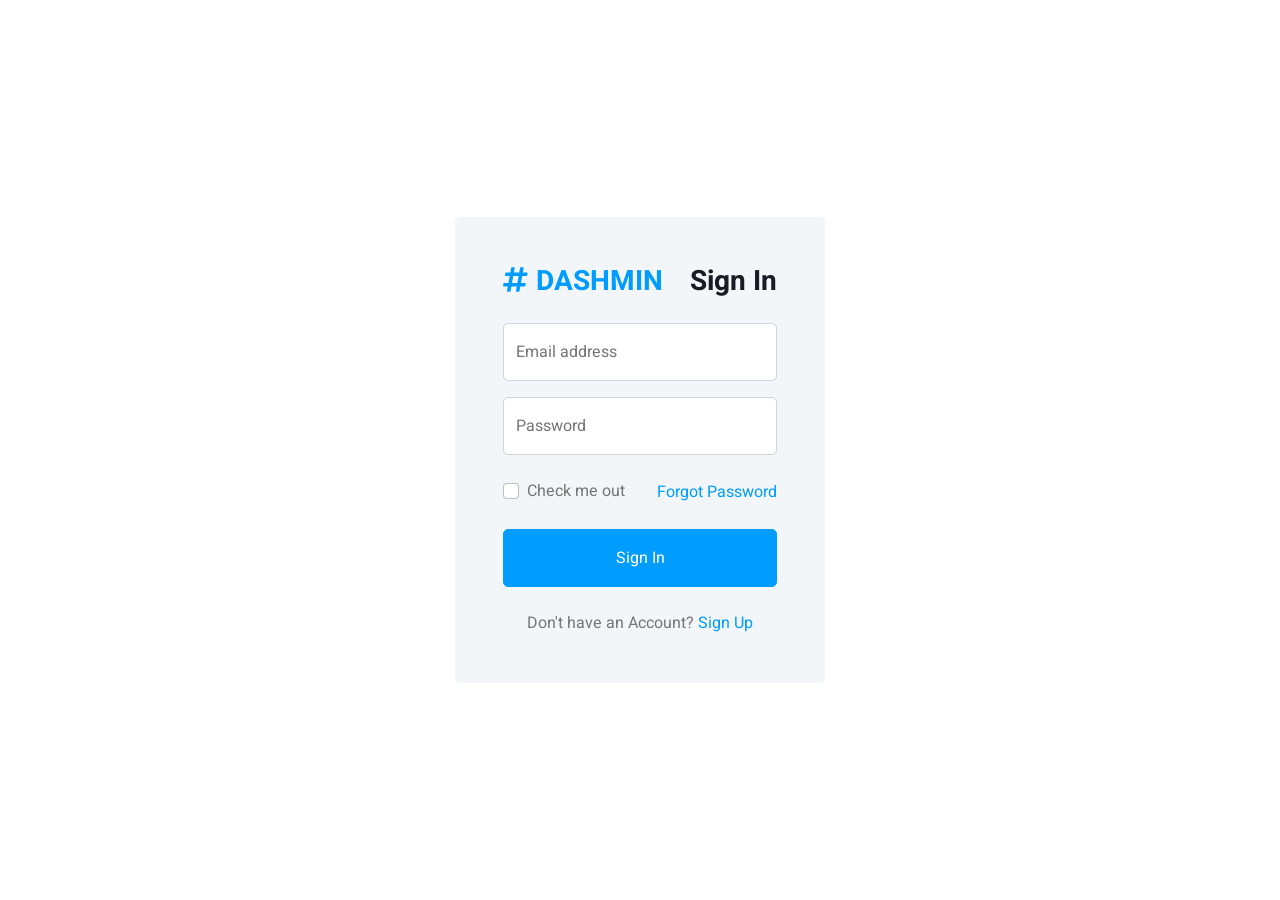
<file: Dashmin/signin.html>
<!DOCTYPE html>
<html lang="en">

<head>
    <meta charset="utf-8">
    <title>DASHMIN - Bootstrap Admin Template</title>
    <meta content="width=device-width, initial-scale=1.0" name="viewport">
    <meta content="" name="keywords">
    <meta content="" name="description">

    <!-- Favicon -->
    <link href="img/favicon.ico" rel="icon">

    <!-- Google Web Fonts -->
    <link rel="preconnect" href="https://fonts.googleapis.com">
    <link rel="preconnect" href="https://fonts.gstatic.com" crossorigin>
    <link href="https://fonts.googleapis.com/css2?family=Heebo:wght@400;500;600;700&display=swap" rel="stylesheet">
    
    <!-- Icon Font Stylesheet -->
    <link href="https://cdnjs.cloudflare.com/ajax/libs/font-awesome/5.10.0/css/all.min.css" rel="stylesheet">
    <link href="https://cdn.jsdelivr.net/npm/bootstrap-icons@1.4.1/font/bootstrap-icons.css" rel="stylesheet">

    <!-- Libraries Stylesheet -->
    <link href="lib/owlcarousel/assets/owl.carousel.min.css" rel="stylesheet">
    <link href="lib/tempusdominus/css/tempusdominus-bootstrap-4.min.css" rel="stylesheet" />

    <!-- Customized Bootstrap Stylesheet -->
    <link href="css/bootstrap.min.css" rel="stylesheet">

    <!-- Template Stylesheet -->
    <link href="css/style.css" rel="stylesheet">
</head>

<body>
    <div class="container-xxl position-relative bg-white d-flex p-0">
        <!-- Spinner Start -->
        <div id="spinner" class="show bg-white position-fixed translate-middle w-100 vh-100 top-50 start-50 d-flex align-items-center justify-content-center">
            <div class="spinner-border text-primary" style="width: 3rem; height: 3rem;" role="status">
                <span class="sr-only">Loading...</span>
            </div>
        </div>
        <!-- Spinner End -->


        <!-- Sign In Start -->
        <div class="container-fluid">
            <div class="row h-100 align-items-center justify-content-center" style="min-height: 100vh;">
                <div class="col-12 col-sm-8 col-md-6 col-lg-5 col-xl-4">
                    <div class="bg-light rounded p-4 p-sm-5 my-4 mx-3">
                        <div class="d-flex align-items-center justify-content-between mb-3">
                            <a href="index.html" class="">
                                <h3 class="text-primary"><i class="fa fa-hashtag me-2"></i>DASHMIN</h3>
                            </a>
                            <h3>Sign In</h3>
                        </div>
                        <div class="form-floating mb-3">
                            <input type="email" class="form-control" id="floatingInput" placeholder="name@example.com">
                            <label for="floatingInput">Email address</label>
                        </div>
                        <div class="form-floating mb-4">
                            <input type="password" class="form-control" id="floatingPassword" placeholder="Password">
                            <label for="floatingPassword">Password</label>
                        </div>
                        <div class="d-flex align-items-center justify-content-between mb-4">
                            <div class="form-check">
                                <input type="checkbox" class="form-check-input" id="exampleCheck1">
                                <label class="form-check-label" for="exampleCheck1">Check me out</label>
                            </div>
                            <a href="">Forgot Password</a>
                        </div>
                        <button type="submit" class="btn btn-primary py-3 w-100 mb-4">Sign In</button>
                        <p class="text-center mb-0">Don't have an Account? <a href="">Sign Up</a></p>
                    </div>
                </div>
            </div>
        </div>
        <!-- Sign In End -->
    </div>

    <!-- JavaScript Libraries -->
    <script src="https://code.jquery.com/jquery-3.4.1.min.js"></script>
    <script src="https://cdn.jsdelivr.net/npm/bootstrap@5.0.0/dist/js/bootstrap.bundle.min.js"></script>
    <script src="lib/chart/chart.min.js"></script>
    <script src="lib/easing/easing.min.js"></script>
    <script src="lib/waypoints/waypoints.min.js"></script>
    <script src="lib/owlcarousel/owl.carousel.min.js"></script>
    <script src="lib/tempusdominus/js/moment.min.js"></script>
    <script src="lib/tempusdominus/js/moment-timezone.min.js"></script>
    <script src="lib/tempusdominus/js/tempusdominus-bootstrap-4.min.js"></script>

    <!-- Template Javascript -->
    <script src="js/main.js"></script>
</body>

</html>
</file>
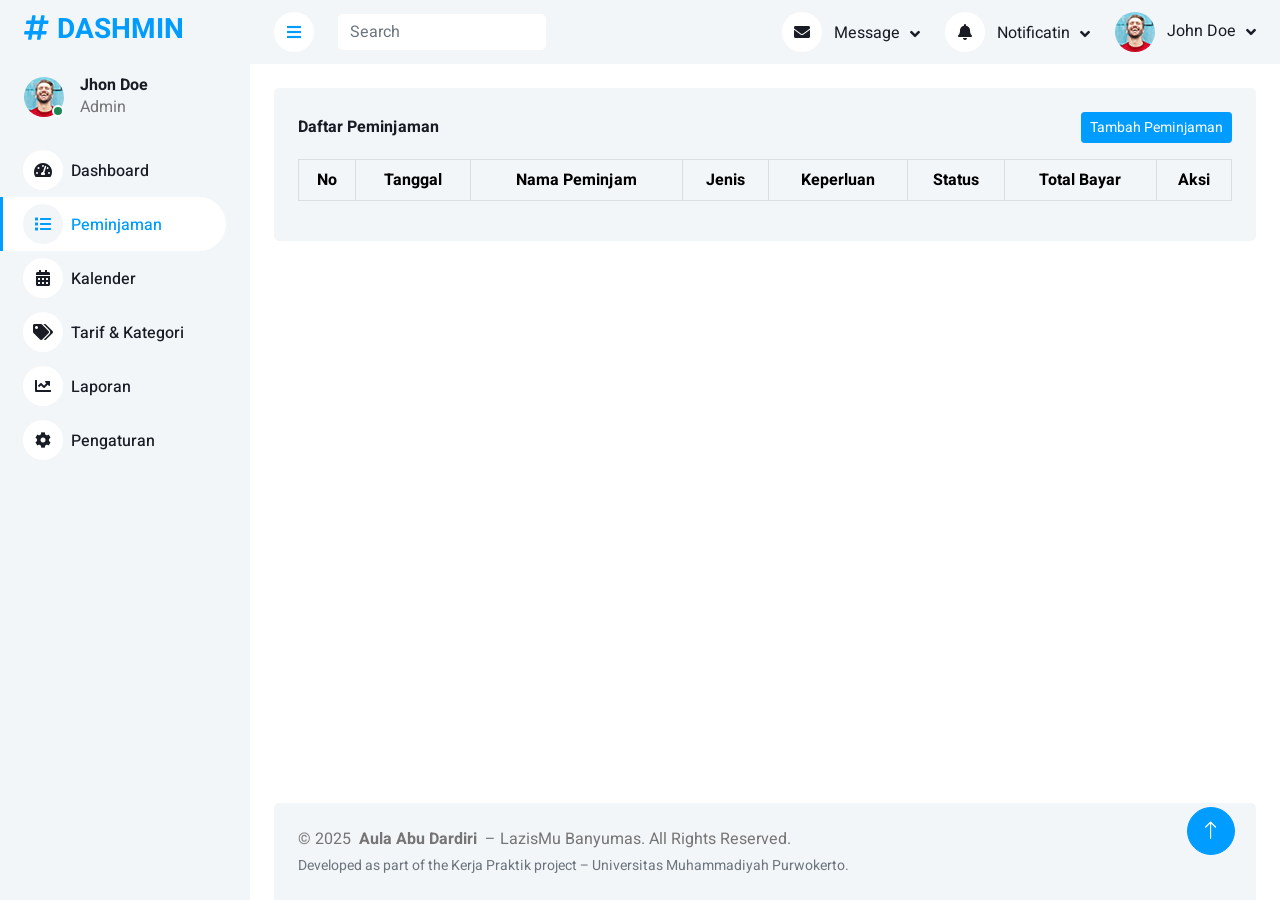
<file: Dashmin/table.html>
<!DOCTYPE html>
<html lang="en">

<head>
    <meta charset="utf-8">
    <title>DASHMIN - Bootstrap Admin Template</title>
    <meta content="width=device-width, initial-scale=1.0" name="viewport">
    <meta content="" name="keywords">
    <meta content="" name="description">

    <!-- Favicon -->
    <link href="img/favicon.ico" rel="icon">

    <!-- Google Web Fonts -->
    <link rel="preconnect" href="https://fonts.googleapis.com">
    <link rel="preconnect" href="https://fonts.gstatic.com" crossorigin>
    <link href="https://fonts.googleapis.com/css2?family=Heebo:wght@400;500;600;700&display=swap" rel="stylesheet">
    
    <!-- Icon Font Stylesheet -->
    <link href="https://cdnjs.cloudflare.com/ajax/libs/font-awesome/5.10.0/css/all.min.css" rel="stylesheet">
    <link href="https://cdn.jsdelivr.net/npm/bootstrap-icons@1.4.1/font/bootstrap-icons.css" rel="stylesheet">

    <!-- Libraries Stylesheet -->
    <link href="https://cdn.datatables.net/1.12.1/css/jquery.dataTables.min.css" rel="stylesheet">
    <link href="lib/owlcarousel/assets/owl.carousel.min.css" rel="stylesheet">
    <link href="lib/tempusdominus/css/tempusdominus-bootstrap-4.min.css" rel="stylesheet" />

    <!-- Customized Bootstrap Stylesheet -->
    <link href="css/bootstrap.min.css" rel="stylesheet">

    <!-- Template Stylesheet -->
    <link href="css/style.css" rel="stylesheet">
</head>

<body>
    <div class="container-xxl position-relative bg-white d-flex p-0">
        <!-- Spinner Start -->
        <div id="spinner" class="show bg-white position-fixed translate-middle w-100 vh-100 top-50 start-50 d-flex align-items-center justify-content-center">
            <div class="spinner-border text-primary" style="width: 3rem; height: 3rem;" role="status">
                <span class="sr-only">Loading...</span>
            </div>
        </div>
        <!-- Spinner End -->


        <!-- Sidebar Start -->
        <div class="sidebar pe-4 pb-3">
            <nav class="navbar bg-light navbar-light">
                <a href="index.html" class="navbar-brand mx-4 mb-3">
                    <h3 class="text-primary"><i class="fa fa-hashtag me-2"></i>DASHMIN</h3>
                </a>
                <div class="d-flex align-items-center ms-4 mb-4">
                    <div class="position-relative">
                        <img class="rounded-circle" src="img/user.jpg" alt="" style="width: 40px; height: 40px;">
                        <div class="bg-success rounded-circle border border-2 border-white position-absolute end-0 bottom-0 p-1"></div>
                    </div>
                    <div class="ms-3">
                        <h6 class="mb-0">Jhon Doe</h6>
                        <span>Admin</span>
                    </div>
                </div>
                <div class="navbar-nav w-100">
                    <a href="index.html" class="nav-item nav-link"><i class="fa fa-tachometer-alt me-2"></i>Dashboard</a>
                    <a href="table.html" class="nav-item nav-link active"><i class="fa fa-list me-2"></i>Peminjaman</a>
                    <a href="admin-calendar.html" class="nav-item nav-link"><i class="fa fa-calendar-alt me-2"></i>Kalender</a>
                    <a href="tarif.html" class="nav-item nav-link"><i class="fa fa-tags me-2"></i>Tarif &amp; Kategori</a>
                    <a href="laporan.html" class="nav-item nav-link"><i class="fa fa-chart-line me-2"></i>Laporan</a>
                    <a href="pengaturan.html" class="nav-item nav-link"><i class="fa fa-cog me-2"></i>Pengaturan</a>
                </div>
            </nav>
        </div>
        <!-- Sidebar End -->


        <!-- Content Start -->
        <div class="content">
            <!-- Navbar Start -->
            <nav class="navbar navbar-expand bg-light navbar-light sticky-top px-4 py-0">
                <a href="index.html" class="navbar-brand d-flex d-lg-none me-4">
                    <h2 class="text-primary mb-0"><i class="fa fa-hashtag"></i></h2>
                </a>
                <a href="#" class="sidebar-toggler flex-shrink-0">
                    <i class="fa fa-bars"></i>
                </a>
                <form class="d-none d-md-flex ms-4">
                    <input class="form-control border-0" type="search" placeholder="Search">
                </form>
                <div class="navbar-nav align-items-center ms-auto">
                    <div class="nav-item dropdown">
                        <a href="#" class="nav-link dropdown-toggle" data-bs-toggle="dropdown">
                            <i class="fa fa-envelope me-lg-2"></i>
                            <span class="d-none d-lg-inline-flex">Message</span>
                        </a>
                        <div class="dropdown-menu dropdown-menu-end bg-light border-0 rounded-0 rounded-bottom m-0">
                            <a href="#" class="dropdown-item">
                                <div class="d-flex align-items-center">
                                    <img class="rounded-circle" src="img/user.jpg" alt="" style="width: 40px; height: 40px;">
                                    <div class="ms-2">
                                        <h6 class="fw-normal mb-0">Jhon send you a message</h6>
                                        <small>15 minutes ago</small>
                                    </div>
                                </div>
                            </a>
                            <hr class="dropdown-divider">
                            <a href="#" class="dropdown-item">
                                <div class="d-flex align-items-center">
                                    <img class="rounded-circle" src="img/user.jpg" alt="" style="width: 40px; height: 40px;">
                                    <div class="ms-2">
                                        <h6 class="fw-normal mb-0">Jhon send you a message</h6>
                                        <small>15 minutes ago</small>
                                    </div>
                                </div>
                            </a>
                            <hr class="dropdown-divider">
                            <a href="#" class="dropdown-item">
                                <div class="d-flex align-items-center">
                                    <img class="rounded-circle" src="img/user.jpg" alt="" style="width: 40px; height: 40px;">
                                    <div class="ms-2">
                                        <h6 class="fw-normal mb-0">Jhon send you a message</h6>
                                        <small>15 minutes ago</small>
                                    </div>
                                </div>
                            </a>
                            <hr class="dropdown-divider">
                            <a href="#" class="dropdown-item text-center">See all message</a>
                        </div>
                    </div>
                    <div class="nav-item dropdown">
                        <a href="#" class="nav-link dropdown-toggle" data-bs-toggle="dropdown">
                            <i class="fa fa-bell me-lg-2"></i>
                            <span class="d-none d-lg-inline-flex">Notificatin</span>
                        </a>
                        <div class="dropdown-menu dropdown-menu-end bg-light border-0 rounded-0 rounded-bottom m-0">
                            <a href="#" class="dropdown-item">
                                <h6 class="fw-normal mb-0">Profile updated</h6>
                                <small>15 minutes ago</small>
                            </a>
                            <hr class="dropdown-divider">
                            <a href="#" class="dropdown-item">
                                <h6 class="fw-normal mb-0">New user added</h6>
                                <small>15 minutes ago</small>
                            </a>
                            <hr class="dropdown-divider">
                            <a href="#" class="dropdown-item">
                                <h6 class="fw-normal mb-0">Password changed</h6>
                                <small>15 minutes ago</small>
                            </a>
                            <hr class="dropdown-divider">
                            <a href="#" class="dropdown-item text-center">See all notifications</a>
                        </div>
                    </div>
                    <div class="nav-item dropdown">
                        <a href="#" class="nav-link dropdown-toggle" data-bs-toggle="dropdown">
                            <img class="rounded-circle me-lg-2" src="img/user.jpg" alt="" style="width: 40px; height: 40px;">
                            <span class="d-none d-lg-inline-flex">John Doe</span>
                        </a>
                        <div class="dropdown-menu dropdown-menu-end bg-light border-0 rounded-0 rounded-bottom m-0">
                            <a href="#" class="dropdown-item">My Profile</a>
                            <a href="#" class="dropdown-item">Settings</a>
                            <a href="#" class="dropdown-item">Log Out</a>
                        </div>
                    </div>
                </div>
            </nav>
            <!-- Navbar End -->


            <!-- Table Start -->
            <div class="container-fluid pt-4 px-4 flex-grow-1">
                <div class="row g-4">
                    <div class="col-12">
                        <div class="bg-light rounded h-100 p-4">
                            <div class="d-flex justify-content-between align-items-center mb-3">
                                <h6 class="mb-0">Daftar Peminjaman</h6>
                                <a href="../form_peminjaman.html" class="btn btn-sm btn-primary">Tambah Peminjaman</a>
                            </div>
                    
                            <div class="table-responsive">
                                <table id="tabel-peminjaman" class="table table-striped table-bordered nowrap text-center" style="width: 100%;">
                                    <thead class="table-light">
                                        <tr>
                                            <th>No</th>
                                            <th>Tanggal</th>
                                            <th>Nama Peminjam</th>
                                            <th>Jenis</th>
                                            <th>Keperluan</th>
                                            <th>Status</th>
                                            <th>Total Bayar</th>
                                            <th>Aksi</th>
                                        </tr>
                                    </thead>
                                    <tbody id="tabel-peminjaman-body">
                                        
                                    </tbody>
                                </table>
                            </div>
                        </div>
                    </div>
                </div>
            </div>
            <!-- Table End -->


            <!-- Footer Start -->
            <div class="container-fluid pt-4 px-4">
                <div class="bg-light rounded-top p-4 admin-footer">
                    <div class="row align-items-center">
                        <div class="col-12">
                            <p class="mb-1">
                                © 2025 <strong class="px-1">Aula Abu Dardiri</strong> – LazisMu Banyumas. All Rights Reserved.
                            </p>
                            <p class="mb-0 small text-muted">
                                Developed as part of the Kerja Praktik project – Universitas Muhammadiyah Purwokerto.
                            </p>
                        </div>
                    </div>
                </div>
            </div>
            <!-- Footer End -->
        </div>
        <!-- Content End -->


        <!-- Back to Top -->
        <a href="#" class="btn btn-lg btn-primary btn-lg-square back-to-top"><i class="bi bi-arrow-up"></i></a>
    </div>

    <!-- JavaScript Libraries -->
    <script src="https://code.jquery.com/jquery-3.4.1.min.js"></script>
    <script src="https://cdn.jsdelivr.net/npm/bootstrap@5.0.0/dist/js/bootstrap.bundle.min.js"></script>
    <script src="lib/chart/chart.min.js"></script>
    <script src="lib/easing/easing.min.js"></script>
    <script src="lib/waypoints/waypoints.min.js"></script>
    <script src="lib/owlcarousel/owl.carousel.min.js"></script>
    <script src="lib/tempusdominus/js/moment.min.js"></script>
    <script src="lib/tempusdominus/js/moment-timezone.min.js"></script>
    <script src="lib/tempusdominus/js/tempusdominus-bootstrap-4.min.js"></script>
    <script src="https://cdn.datatables.net/1.12.1/js/jquery.dataTables.min.js"></script>

    <!-- Template Javascript -->
    <script src="js/main.js"></script>

    <script>
        $(document).ready(function () {
            $('#tabel-peminjaman').DataTable({
                language: {
                    emptyTable: "Belum ada data peminjaman."
                }
            });
        });
    </script>

</body>

</html>
</file>
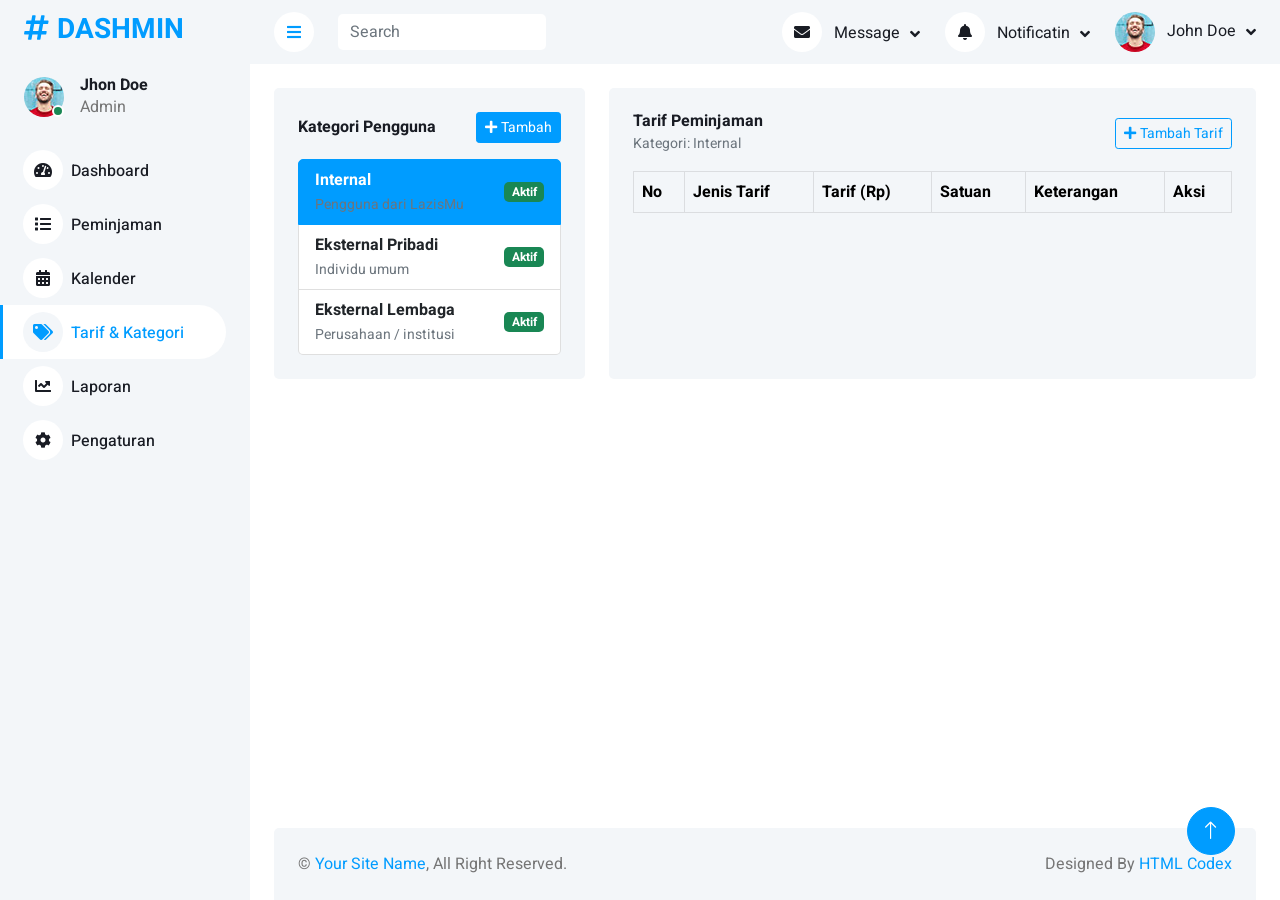
<file: Dashmin/tarif.html>
<!DOCTYPE html>
<html lang="en">

<head>
    <meta charset="utf-8">
    <title>DASHMIN - Bootstrap Admin Template</title>
    <meta content="width=device-width, initial-scale=1.0" name="viewport">
    <meta content="" name="keywords">
    <meta content="" name="description">

    <!-- Favicon -->
    <link href="img/favicon.ico" rel="icon">

    <!-- Google Web Fonts -->
    <link rel="preconnect" href="https://fonts.googleapis.com">
    <link rel="preconnect" href="https://fonts.gstatic.com" crossorigin>
    <link href="https://fonts.googleapis.com/css2?family=Heebo:wght@400;500;600;700&display=swap" rel="stylesheet">
    
    <!-- Icon Font Stylesheet -->
    <link href="https://cdnjs.cloudflare.com/ajax/libs/font-awesome/5.10.0/css/all.min.css" rel="stylesheet">
    <link href="https://cdn.jsdelivr.net/npm/bootstrap-icons@1.4.1/font/bootstrap-icons.css" rel="stylesheet">

    <!-- Libraries Stylesheet -->
    <link href="https://cdn.datatables.net/1.12.1/css/jquery.dataTables.min.css" rel="stylesheet">
    <link href="lib/owlcarousel/assets/owl.carousel.min.css" rel="stylesheet">
    <link href="lib/tempusdominus/css/tempusdominus-bootstrap-4.min.css" rel="stylesheet" />

    <!-- Customized Bootstrap Stylesheet -->
    <link href="css/bootstrap.min.css" rel="stylesheet">

    <!-- Template Stylesheet -->
    <link href="css/style.css" rel="stylesheet">
</head>

<body>
    <div class="container-xxl position-relative bg-white d-flex p-0">
        <!-- Spinner Start -->
        <div id="spinner" class="show bg-white position-fixed translate-middle w-100 vh-100 top-50 start-50 d-flex align-items-center justify-content-center">
            <div class="spinner-border text-primary" style="width: 3rem; height: 3rem;" role="status">
                <span class="sr-only">Loading...</span>
            </div>
        </div>
        <!-- Spinner End -->


        <!-- Sidebar Start -->
        <div class="sidebar pe-4 pb-3">
            <nav class="navbar bg-light navbar-light">
                <a href="index.html" class="navbar-brand mx-4 mb-3">
                    <h3 class="text-primary"><i class="fa fa-hashtag me-2"></i>DASHMIN</h3>
                </a>
                <div class="d-flex align-items-center ms-4 mb-4">
                    <div class="position-relative">
                        <img class="rounded-circle" src="img/user.jpg" alt="" style="width: 40px; height: 40px;">
                        <div
                            class="bg-success rounded-circle border border-2 border-white position-absolute end-0 bottom-0 p-1">
                        </div>
                    </div>
                    <div class="ms-3">
                        <h6 class="mb-0">Jhon Doe</h6>
                        <span>Admin</span>
                    </div>
                </div>
                <div class="navbar-nav w-100">
                    <a href="index.html" class="nav-item nav-link"><i class="fa fa-tachometer-alt me-2"></i>Dashboard</a>
                    <a href="table.html" class="nav-item nav-link"><i class="fa fa-list me-2"></i>Peminjaman</a>
                    <a href="admin-calendar.html" class="nav-item nav-link"><i class="fa fa-calendar-alt me-2"></i>Kalender</a>
                    <a href="tarif.html" class="nav-item nav-link active"><i class="fa fa-tags me-2"></i>Tarif &amp; Kategori</a>
                    <a href="laporan.html" class="nav-item nav-link"><i class="fa fa-chart-line me-2"></i>Laporan</a>
                    <a href="pengaturan.html" class="nav-item nav-link"><i class="fa fa-cog me-2"></i>Pengaturan</a>
                </div>
            </nav>
        </div>
        <!-- Sidebar End -->


        <!-- Content Start -->
        <div class="content">
            <!-- Navbar Start -->
            <nav class="navbar navbar-expand bg-light navbar-light sticky-top px-4 py-0">
                <a href="index.html" class="navbar-brand d-flex d-lg-none me-4">
                    <h2 class="text-primary mb-0"><i class="fa fa-hashtag"></i></h2>
                </a>
                <a href="#" class="sidebar-toggler flex-shrink-0">
                    <i class="fa fa-bars"></i>
                </a>
                <form class="d-none d-md-flex ms-4">
                    <input class="form-control border-0" type="search" placeholder="Search">
                </form>
                <div class="navbar-nav align-items-center ms-auto">
                    <div class="nav-item dropdown">
                        <a href="#" class="nav-link dropdown-toggle" data-bs-toggle="dropdown">
                            <i class="fa fa-envelope me-lg-2"></i>
                            <span class="d-none d-lg-inline-flex">Message</span>
                        </a>
                        <div class="dropdown-menu dropdown-menu-end bg-light border-0 rounded-0 rounded-bottom m-0">
                            <a href="#" class="dropdown-item">
                                <div class="d-flex align-items-center">
                                    <img class="rounded-circle" src="img/user.jpg" alt="" style="width: 40px; height: 40px;">
                                    <div class="ms-2">
                                        <h6 class="fw-normal mb-0">Jhon send you a message</h6>
                                        <small>15 minutes ago</small>
                                    </div>
                                </div>
                            </a>
                            <hr class="dropdown-divider">
                            <a href="#" class="dropdown-item">
                                <div class="d-flex align-items-center">
                                    <img class="rounded-circle" src="img/user.jpg" alt="" style="width: 40px; height: 40px;">
                                    <div class="ms-2">
                                        <h6 class="fw-normal mb-0">Jhon send you a message</h6>
                                        <small>15 minutes ago</small>
                                    </div>
                                </div>
                            </a>
                            <hr class="dropdown-divider">
                            <a href="#" class="dropdown-item">
                                <div class="d-flex align-items-center">
                                    <img class="rounded-circle" src="img/user.jpg" alt="" style="width: 40px; height: 40px;">
                                    <div class="ms-2">
                                        <h6 class="fw-normal mb-0">Jhon send you a message</h6>
                                        <small>15 minutes ago</small>
                                    </div>
                                </div>
                            </a>
                            <hr class="dropdown-divider">
                            <a href="#" class="dropdown-item text-center">See all message</a>
                        </div>
                    </div>
                    <div class="nav-item dropdown">
                        <a href="#" class="nav-link dropdown-toggle" data-bs-toggle="dropdown">
                            <i class="fa fa-bell me-lg-2"></i>
                            <span class="d-none d-lg-inline-flex">Notificatin</span>
                        </a>
                        <div class="dropdown-menu dropdown-menu-end bg-light border-0 rounded-0 rounded-bottom m-0">
                            <a href="#" class="dropdown-item">
                                <h6 class="fw-normal mb-0">Profile updated</h6>
                                <small>15 minutes ago</small>
                            </a>
                            <hr class="dropdown-divider">
                            <a href="#" class="dropdown-item">
                                <h6 class="fw-normal mb-0">New user added</h6>
                                <small>15 minutes ago</small>
                            </a>
                            <hr class="dropdown-divider">
                            <a href="#" class="dropdown-item">
                                <h6 class="fw-normal mb-0">Password changed</h6>
                                <small>15 minutes ago</small>
                            </a>
                            <hr class="dropdown-divider">
                            <a href="#" class="dropdown-item text-center">See all notifications</a>
                        </div>
                    </div>
                    <div class="nav-item dropdown">
                        <a href="#" class="nav-link dropdown-toggle" data-bs-toggle="dropdown">
                            <img class="rounded-circle me-lg-2" src="img/user.jpg" alt="" style="width: 40px; height: 40px;">
                            <span class="d-none d-lg-inline-flex">John Doe</span>
                        </a>
                        <div class="dropdown-menu dropdown-menu-end bg-light border-0 rounded-0 rounded-bottom m-0">
                            <a href="#" class="dropdown-item">My Profile</a>
                            <a href="#" class="dropdown-item">Settings</a>
                            <a href="#" class="dropdown-item">Log Out</a>
                        </div>
                    </div>
                </div>
            </nav>
            <!-- Navbar End -->


            <!-- Main Start -->
            <div class="container-fluid pt-4 px-4 flex-grow-1">
            <div class="row g-4">
                <!-- SIDEBAR KATEGORI (KIRI) -->
                <div class="col-lg-4">
                <div class="bg-light rounded h-100 p-4">
                    <div class="d-flex justify-content-between align-items-center mb-3">
                    <h6 class="mb-0">Kategori Pengguna</h6>
                    <button class="btn btn-sm btn-primary">
                        <i class="fa fa-plus me-1"></i>Tambah
                    </button>
                    </div>

                    <ul class="list-group" id="kategori-list">
                    <li class="list-group-item d-flex justify-content-between align-items-center active">
                        <div>
                        <strong>Internal</strong><br />
                        <small class="text-muted">Pengguna dari LazisMu</small>
                        </div>
                        <span class="badge bg-success">Aktif</span>
                    </li>
                    <li class="list-group-item d-flex justify-content-between align-items-center">
                        <div>
                        <strong>Eksternal Pribadi</strong><br />
                        <small class="text-muted">Individu umum</small>
                        </div>
                        <span class="badge bg-success">Aktif</span>
                    </li>
                    <li class="list-group-item d-flex justify-content-between align-items-center">
                        <div>
                        <strong>Eksternal Lembaga</strong><br />
                        <small class="text-muted">Perusahaan / institusi</small>
                        </div>
                        <span class="badge bg-success">Aktif</span>
                    </li>
                    </ul>
                </div>
                </div>

                <!-- PANEL TARIF (KANAN) -->
                <div class="col-lg-8">
                <div class="bg-light rounded h-100 p-4">
                    <div class="d-flex justify-content-between align-items-center mb-3">
                    <div>
                        <h6 class="mb-0">Tarif Peminjaman</h6>
                        <small class="text-muted">
                        Kategori: <span id="kategori-aktif-label">Internal</span>
                        </small>
                    </div>
                    <button class="btn btn-sm btn-outline-primary">
                        <i class="fa fa-plus me-1"></i>Tambah Tarif
                    </button>
                    </div>

                    <div class="table-responsive">
                        <table id="tabel-tarif" class="table table-striped table-bordered nowrap" style="width: 100%;">
                            <thead class="table-light">
                                <tr>
                                    <th>No</th>
                                    <th>Jenis Tarif</th>
                                    <th>Tarif (Rp)</th>
                                    <th>Satuan</th>
                                    <th>Keterangan</th>
                                    <th>Aksi</th>
                                </tr>
                            </thead>
                            <tbody id="tabel-tarif-body">

                            </tbody>
                        </table>
                    </div>
                </div>
                </div>
            </div>
            </div>
            <!-- Main End -->


            <!-- Footer Start -->
            <div class="container-fluid pt-4 px-4">
                <div class="bg-light rounded-top p-4">
                    <div class="row">
                        <div class="col-12 col-sm-6 text-center text-sm-start">
                            &copy; <a href="#">Your Site Name</a>, All Right Reserved. 
                        </div>
                        <div class="col-12 col-sm-6 text-center text-sm-end">
                            <!--/*** This template is free as long as you keep the footer author’s credit link/attribution link/backlink. If you'd like to use the template without the footer author’s credit link/attribution link/backlink, you can purchase the Credit Removal License from "https://htmlcodex.com/credit-removal". Thank you for your support. ***/-->
                            Designed By <a href="https://htmlcodex.com">HTML Codex</a>
                        </div>
                    </div>
                </div>
            </div>
            <!-- Footer End -->
        </div>
        <!-- Content End -->


        <!-- Back to Top -->
        <a href="#" class="btn btn-lg btn-primary btn-lg-square back-to-top"><i class="bi bi-arrow-up"></i></a>
    </div>

    <!-- JavaScript Libraries -->
    <script src="https://code.jquery.com/jquery-3.6.0.min.js"></script>
    <script src="https://cdn.datatables.net/1.12.1/js/jquery.dataTables.min.js"></script>
    
    <script src="lib/chart/chart.min.js"></script>
    <script src="lib/easing/easing.min.js"></script>
    <script src="lib/waypoints/waypoints.min.js"></script>
    <script src="lib/owlcarousel/owl.carousel.min.js"></script>
    <script src="lib/tempusdominus/js/moment.min.js"></script>
    <script src="lib/tempusdominus/js/moment-timezone.min.js"></script>
    <script src="lib/tempusdominus/js/tempusdominus-bootstrap-4.min.js"></script>

    <!-- Template Javascript -->
    <script src="js/main.js"></script>

    <script>
        $(document).ready(function () {
            // DataTables (punyamu sendiri)
            $('#tabel-tarif').DataTable({
                language: {
                    emptyTable: "Belum ada data peminjaman."
                },
                dom: 't'
            });

            // Klik kategori di sidebar
            $('#kategori-list').on('click', '.list-group-item', function () {
                // hilangkan active dari semua
                $('#kategori-list .list-group-item').removeClass('active');

                // tambahkan active ke yang diklik
                $(this).addClass('active');

                // ambil nama kategori dari data-kategori
                var namaKategori = $(this).data('kategori') || $(this).text().trim();

                // update label di atas tabel
                $('#kategori-aktif-label').text(namaKategori);

                // TODO nanti di sini: panggil backend / filter DataTable berdasarkan kategori
                // untuk sekarang cukup ganti label dulu
            });
        });
    </script>

</body>

</html>
</file>
<file: Calendar/styles/index.css>
@import "./button.css";
@import "./color-select.css";
@import "./dialog.css";
@import "./event-details.css";
@import "./event-list.css";
@import "./event.css";
@import "./fab.css";
@import "./form.css";
@import "./input.css";
@import "./mini-calendar.css";
@import "./nav.css";
@import "./month-calendar.css";
@import "./scroll.css";
@import "./select.css";
@import "./sidebar.css";
@import "./toaster.css";
@import "./week-calendar.css";
@import "./responsive.css";

* {
  font-family: "Roboto", system-ui, -apple-system, "Segoe UI", Roboto,
    "Helvetica Neue", Arial, "Noto Sans", "Liberation Sans", sans-serif,
    "Apple Color Emoji", "Segoe UI Emoji", "Segoe UI Symbol", "Noto Color Emoji";
  margin: 0;
  padding: 0;
  box-sizing: border-box;
}

body {
  font-size: 16px;
  line-height: 1.5;
  color: var(--color-text-dark);
}

:root {
  --font-size-xs: 0.75rem;
  --font-size-sm: 0.875rem;
  --font-size-md: 1rem;
  --font-size-lg: 1.125rem;
  --font-size-2xl: 1.5rem;

  --line-height-xs: 1rem;
  --line-height-sm: 1.25rem;
  --line-height-md: 1.5rem;
  --line-height-lg: 1.75rem;
  --line-height-2xl: 2rem;

  --border-radius-md: 0.25rem;

  --duration-sm: 100ms;
  --duration-md: 300ms;
  --duration-2xl: 3000ms;

  --color-orange-50: #fff4e6;
  --color-orange-500: #f68f28;
  --color-orange-600: #dd7a1f;

  --color-red-500: #ef4444;
  --color-red-600: #dc2626;

  --color-green-600: #16a34a;

  --color-gray-100: #f3f4f6;
  --color-gray-300: #d1d5db;
  --color-gray-400: #9ca3af;
  --color-gray-500: #6b7280;

  --color-white: #ffffff;
  --color-black: #000000;

  --color-text-light: #f9fafb;
  --color-text-dark: #030712;

  --box-shadow-md: 0 1px 3px 0 rgba(0, 0, 0, 0.1), 0 1px 2px -1px rgba(0, 0, 0, 0.1);
  --box-shadow-lg: 0 10px 15px -3px rgba(0, 0, 0, 0.1), 0 4px 6px -4px rgba(0, 0, 0, 0.1);
}

.app {
  height: 100vh;
}

.main {
  display: flex;
  flex-direction: column;
  height: 100%;
}

.calendar {
  height: 100%;
}

@media (min-width: 768px) {
  .app {
    display: grid;
    grid-template-columns: auto 1fr;
  }
}
</file>
<file: Dashmin/css/style.css>
:root {
    --primary: #009CFF;
    --light: #F3F6F9;
    --dark: #191C24;
}

.back-to-top {
    position: fixed;
    display: none;
    right: 45px;
    bottom: 45px;
    z-index: 99;
}

html,
body {
    height: 100%;
}

.content {
    min-height: 100vh; /* setinggi viewport */
    display: flex;
    flex-direction: column; /* susun vertikal: navbar, konten, footer */
}

/*** Spinner ***/
#spinner {
    opacity: 0;
    visibility: hidden;
    transition: opacity .5s ease-out, visibility 0s linear .5s;
    z-index: 99999;
}

#spinner.show {
    transition: opacity .5s ease-out, visibility 0s linear 0s;
    visibility: visible;
    opacity: 1;
}


/*** Button ***/
.btn {
    transition: .5s;
}

.btn.btn-primary {
    color: #FFFFFF;
}

.btn-square {
    width: 38px;
    height: 38px;
}

.btn-sm-square {
    width: 32px;
    height: 32px;
}

.btn-lg-square {
    width: 48px;
    height: 48px;
}

.btn-square,
.btn-sm-square,
.btn-lg-square {
    padding: 0;
    display: inline-flex;
    align-items: center;
    justify-content: center;
    font-weight: normal;
    border-radius: 50px;
}


/*** Layout ***/
.sidebar {
    position: fixed;
    top: 0;
    left: 0;
    bottom: 0;
    width: 250px;
    height: 100vh;
    overflow-y: auto;
    background: var(--light);
    transition: 0.5s;
    z-index: 999;
}

.content {
    margin-left: 250px;
    min-height: 100vh;
    background: #FFFFFF;
    transition: 0.5s;
}

@media (min-width: 992px) {
    .sidebar {
        margin-left: 0;
    }

    .sidebar.open {
        margin-left: -250px;
    }

    .content {
        width: calc(100% - 250px);
    }

    .content.open {
        width: 100%;
        margin-left: 0;
    }
}

@media (max-width: 991.98px) {
    .sidebar {
        margin-left: -250px;
    }

    .sidebar.open {
        margin-left: 0;
    }

    .content {
        width: 100%;
        margin-left: 0;
    }
}

/*** Navbar ***/
.sidebar .navbar .navbar-nav .nav-link {
    padding: 7px 20px;
    color: var(--dark);
    font-weight: 500;
    border-left: 3px solid var(--light);
    border-radius: 0 30px 30px 0;
    outline: none;
}

.sidebar .navbar .navbar-nav .nav-link:hover,
.sidebar .navbar .navbar-nav .nav-link.active {
    color: var(--primary);
    background: #FFFFFF;
    border-color: var(--primary);
}

.sidebar .navbar .navbar-nav .nav-link i {
    width: 40px;
    height: 40px;
    display: inline-flex;
    align-items: center;
    justify-content: center;
    background: #FFFFFF;
    border-radius: 40px;
}

.sidebar .navbar .navbar-nav .nav-link:hover i,
.sidebar .navbar .navbar-nav .nav-link.active i {
    background: var(--light);
}

.sidebar .navbar .dropdown-toggle::after {
    position: absolute;
    top: 15px;
    right: 15px;
    border: none;
    content: "\f107";
    font-family: "Font Awesome 5 Free";
    font-weight: 900;
    transition: .5s;
}

.sidebar .navbar .dropdown-toggle[aria-expanded=true]::after {
    transform: rotate(-180deg);
}

.sidebar .navbar .dropdown-item {
    padding-left: 25px;
    border-radius: 0 30px 30px 0;
}

.content .navbar .navbar-nav .nav-link {
    margin-left: 25px;
    padding: 12px 0;
    color: var(--dark);
    outline: none;
}

.content .navbar .navbar-nav .nav-link:hover,
.content .navbar .navbar-nav .nav-link.active {
    color: var(--primary);
}

.content .navbar .sidebar-toggler,
.content .navbar .navbar-nav .nav-link i {
    width: 40px;
    height: 40px;
    display: inline-flex;
    align-items: center;
    justify-content: center;
    background: #FFFFFF;
    border-radius: 40px;
}

.content .navbar .dropdown-toggle::after {
    margin-left: 6px;
    vertical-align: middle;
    border: none;
    content: "\f107";
    font-family: "Font Awesome 5 Free";
    font-weight: 900;
    transition: .5s;
}

.content .navbar .dropdown-toggle[aria-expanded=true]::after {
    transform: rotate(-180deg);
}

@media (max-width: 575.98px) {
    .content .navbar .navbar-nav .nav-link {
        margin-left: 15px;
    }
}


/*** Date Picker ***/
.bootstrap-datetimepicker-widget.bottom {
    top: auto !important;
}

.bootstrap-datetimepicker-widget .table * {
    border-bottom-width: 0px;
}

.bootstrap-datetimepicker-widget .table th {
    font-weight: 500;
}

.bootstrap-datetimepicker-widget.dropdown-menu {
    padding: 10px;
    border-radius: 2px;
}

.bootstrap-datetimepicker-widget table td.active,
.bootstrap-datetimepicker-widget table td.active:hover {
    background: var(--primary);
}

.bootstrap-datetimepicker-widget table td.today::before {
    border-bottom-color: var(--primary);
}


/*** Testimonial ***/
.progress .progress-bar {
    width: 0px;
    transition: 2s;
}


/*** Testimonial ***/
.testimonial-carousel .owl-dots {
    margin-top: 24px;
    display: flex;
    align-items: flex-end;
    justify-content: center;
}

.testimonial-carousel .owl-dot {
    position: relative;
    display: inline-block;
    margin: 0 5px;
    width: 15px;
    height: 15px;
    border: 5px solid var(--primary);
    border-radius: 15px;
    transition: .5s;
}

.testimonial-carousel .owl-dot.active {
    background: var(--dark);
    border-color: var(--primary);
}
</file>
<file: assets/css/form_peminjaman.css>
@import url('https://fonts.googleapis.com/css2?family=Montserrat:ital,wght@0,100..900;1,100..900&display=swap');

* {
    margin: 0;
    padding: 0;
    box-sizing: border-box;
    font-family: 'Montserrat', sans-serif;
}

/* Global Colors - The following color variables are used throughout the website. Updating them here will change the color scheme of the entire website */
:root {
    --background-color: #ffffff; /* Background color for the entire website, including individual sections */
    --default-color: #352a26; /* Default color used for the majority of the text content across the entire website */
    --heading-color: #291812; /* Color for headings, subheadings and title throughout the website */
    --accent-color: #f68f28; /* Accent color that represents your brand on the website. It's used for buttons, links, and other elements that need to stand out */
    --surface-color: #ffffff; /* The surface color is used as a background of boxed elements within sections, such as cards, icon boxes, or other elements that require a visual separation from the global background. */
    --contrast-color: #ffffff; /* Contrast color for text, ensuring readability against backgrounds of accent, heading, or default colors. */
}

/*--------------------------------------------------------------
# General Styling & Shared Classes
--------------------------------------------------------------*/
body {
    background-color: #c9d6ff;
    background: linear-gradient(to right, #e2e2e2, #FEEAC9);
    display: flex;
    align-items: center;
    justify-content: center;
    flex-direction: column;
    height: 100vh;
}

.container {
    background-color: #fff;
    border-radius: 30px;
    box-shadow: 0 5px 15px rgba(0, 0, 0, 0.35);
    position: relative;
    overflow: hidden;
    width: 768px;
    max-width: 100%;
    min-height: 720px;
}

.container h1 {
    text-align: center;
    width: 350px;
    margin: 0 0 20px 0;
}

.container h2 {
    font-size: 18px;
    margin: 0 0 20px 0;
}

.container label {
    font-size: 12px;;
}

.container textarea {
    background-color: #eee;
    border: none;
    margin: 8px 0;
    padding: 10px 15px;
    font-size: 13px;
    border-radius: 8px;
    width: 100%;
    outline: none;
}

.container select {
    background-color: #eee;
    border: none;
    margin: 8px 0;
    padding: 10px 15px;
    font-size: 13px;
    border-radius: 8px;
    width: 100%;
    outline: none;
}

.container p {
    font-size: 14px;
    line-height: 20px;
    letter-spacing: 0.3px;
    margin: 20px 0;
}

.container a {
    color: #333;
    font-size: 13px;
    text-decoration: none;
    margin: 15px 0 10px;
}

.container button {
    background-color: var(--accent-color);
    color: #fff;
    font-size: 12px;
    width: 140px;
    padding: 10px 10px;
    border: 1px solid transparent;
    border-radius: 8px;
    font-weight: 600;
    letter-spacing: 0.5px;
    text-transform: uppercase;
    margin-top: 10px;
    cursor: pointer;
}

.container .toggle-container button.hidden {
    width: 250px;
    padding: 10px 10px;
    background-color: transparent;
    border-color: #fff;
}

.container form {
    background-color: #fff;
    display: flex;
    align-items: center;
    justify-content: center;
    flex-direction: column;
    padding: 0 40px;
    height: 100%;
}

.container input {
    background-color: #eee;
    border: none;
    margin: 8px 0;
    padding: 10px 15px;
    font-size: 13px;
    border-radius: 8px;
    width: 100%;
    outline: none;
}

.form-container {
    position: absolute;
    top: 0;
    height: 100%;
    transition: all 0.6s ease-in-out;
}

.sign-in {
    left: 0;
    width: 50%;
    z-index: 2;
}

.container.active .sign-in {
    transform: translateX(100%);
}

.sign-up {
    left: 0;
    width: 50%;
    opacity: 0;
    z-index: 1;
}

.container.active .sign-up {
    transform: translateX(100%);
    opacity: 1;
    z-index: 5;
    animation: move 0.6s;
}

@keyframes move {

    0%,
    49.99% {
        opacity: 0;
        z-index: 1;
    }

    50%,
    100% {
        opacity: 1;
        z-index: 5;
    }
}

.social-icons {
    margin: 20px 0;
}

.social-icons a {
    border: 1px solid #ccc;
    border-radius: 20%;
    display: inline-flex;
    justify-content: center;
    align-items: center;
    margin: 0 3px;
    width: 40px;
    height: 40px;
}

.toggle-container {
    position: absolute;
    top: 0;
    left: 50%;
    width: 50%;
    height: 100%;
    overflow: hidden;
    transition: all 0.6s ease-in-out;
    border-radius: 150px 0 0 100px;
    z-index: 1000;
}

.toggle-container p {
    margin-top: 0;
}

.container.active .toggle-container {
    transform: translateX(-100%);
    border-radius: 0 150px 100px 0;
}

.toggle {
    background-color: var(--accent-color);
    height: 100%;
    background: linear-gradient(to right, #f68f28, #eb5f2d);
    color: #fff;
    position: relative;
    left: -100%;
    height: 100%;
    width: 200%;
    transform: translateX(0);
    transition: all 0.6s ease-in-out;
}

.container.active .toggle {
    transform: translateX(50%);
}

.toggle-panel {
    position: absolute;
    width: 50%;
    height: 100%;
    display: flex;
    align-items: center;
    justify-content: center;
    flex-direction: column;
    padding: 0 30px;
    text-align: center;
    top: 0;
    transform: translateX(0);
    transition: all 0.6s ease-in-out;
}

.toggle-left {
    transform: translateX(-200%);
}

.container.active .toggle-left {
    transform: translateX(0);
}

.toggle-right {
    right: 0;
    transform: translateX(0);
}

.container.active .toggle-right {
    transform: translateX(200%);
}

/* --- MULTI STEP FORM --- */
.form-step {
    display: none;
    width: 100%;
}

.form-step.active {
    display: block;
}

/* Tombol navigasi langkah */
.form-navigation {
    display: flex;
    justify-content: space-between;
    gap: 10px;
    margin-top: 10px;
}

/* Tampilan tombol submit ketika belum bisa dipakai */
.container button:disabled {
    background-color: #aaa;
    border-color: #aaa;
    cursor: not-allowed;
}

/*--------------------------------------------------------------
# Preloader
--------------------------------------------------------------*/
#preloader {
    position: fixed;
    inset: 0;
    z-index: 999999;
    overflow: hidden;
    background: #ffffff;
    transition: all 0.6s ease-out;
}

#preloader:before {
    content: "";
    position: fixed;
    top: calc(50% - 30px);
    left: calc(50% - 30px);
    border: 6px solid #ffffff;
    border-color: #f68f28 transparent var(--accent-color) transparent;
    border-radius: 50%;
    width: 60px;
    height: 60px;
    animation: animate-preloader 1.5s linear infinite;
}

@keyframes animate-preloader {
    0% {
        transform: rotate(0deg);
    }

    100% {
        transform: rotate(360deg);
    }
}

/*--------------------------------------------------------------
# Disable aos animation delay on mobile devices
--------------------------------------------------------------*/
@media screen and (max-width: 768px) {
    [data-aos-delay] {
        transition-delay: 0 !important;
    }
}
</file>
<file: assets/css/main.css>
@charset "UTF-8";

:root {
  --default-font: "Roboto",  system-ui, -apple-system, "Segoe UI", Roboto, "Helvetica Neue", Arial, "Noto Sans", "Liberation Sans", sans-serif, "Apple Color Emoji", "Segoe UI Emoji", "Segoe UI Symbol", "Noto Color Emoji";
  --heading-font: "Bitter",  sans-serif;
  --nav-font: "Poppins",  sans-serif;
}

/* Global Colors - The following color variables are used throughout the website. Updating them here will change the color scheme of the entire website */
:root { 
  --background-color: #ffffff; /* Background color for the entire website, including individual sections */
  --default-color: #352a26; /* Default color used for the majority of the text content across the entire website */
  --heading-color: #291812; /* Color for headings, subheadings and title throughout the website */
  --accent-color: #f68f28; /* Accent color that represents your brand on the website. It's used for buttons, links, and other elements that need to stand out */
  --surface-color: #ffffff; /* The surface color is used as a background of boxed elements within sections, such as cards, icon boxes, or other elements that require a visual separation from the global background. */
  --contrast-color: #ffffff; /* Contrast color for text, ensuring readability against backgrounds of accent, heading, or default colors. */
}

/* Nav Menu Colors - The following color variables are used specifically for the navigation menu. They are separate from the global colors to allow for more customization options */
:root {
  --nav-color: #352a26;  /* The default color of the main navmenu links */
  --nav-hover-color: #f68f28; /* Applied to main navmenu links when they are hovered over or active */
  --nav-mobile-background-color: #ffffff; /* Used as the background color for mobile navigation menu */
  --nav-dropdown-background-color: #ffffff; /* Used as the background color for dropdown items that appear when hovering over primary navigation items */
  --nav-dropdown-color: #352a26; /* Used for navigation links of the dropdown items in the navigation menu. */
  --nav-dropdown-hover-color: #f68f28; /* Similar to --nav-hover-color, this color is applied to dropdown navigation links when they are hovered over. */
}

/* Smooth scroll */
:root {
  scroll-behavior: smooth;
}

/*--------------------------------------------------------------
# General Styling & Shared Classes
--------------------------------------------------------------*/
body {
  color: var(--default-color);
  background-color: var(--background-color);
}

a {
  color: var(--accent-color);
  text-decoration: none;
  transition: 0.3s;
}

a:hover {
  color: color-mix(in srgb, var(--accent-color), transparent 25%);
  text-decoration: none;
}

/*------------------------------
# PHP Email Form Messages
------------------------------*/
.php-email-form .error-message {
  display: none;
  background: #df1529;
  color: #ffffff;
  text-align: left;
  padding: 15px;
  margin-bottom: 24px;
  font-weight: 600;
}

.php-email-form .sent-message {
  display: none;
  color: #ffffff;
  background: #059652;
  text-align: center;
  padding: 15px;
  margin-bottom: 24px;
  font-weight: 600;
}

.php-email-form .loading {
  display: none;
  background: var(--surface-color);
  text-align: center;
  padding: 15px;
  margin-bottom: 24px;
}

.php-email-form .loading:before {
  content: "";
  display: inline-block;
  border-radius: 50%;
  width: 24px;
  height: 24px;
  margin: 0 10px -6px 0;
  border: 3px solid var(--accent-color);
  border-top-color: var(--surface-color);
  animation: php-email-form-loading 1s linear infinite;
}

@keyframes php-email-form-loading {
  0% {
    transform: rotate(0deg);
  }

  100% {
    transform: rotate(360deg);
  }
}

/*--------------------------------------------------------------
# Global Header
--------------------------------------------------------------*/
.header {
  color: var(--default-color);
  background-color: var(--background-color);
  padding: 15px 0;
  transition: all 0.5s;
  z-index: 997;
}

.header .logo {
  line-height: 2;
}

.header .logo img {
  max-height: 75px;
  margin-right: 8px;
  margin-bottom: 5px;
  width: 200px;
  object-fit: cover;
}

.header .logo i {
  font-size: 24px;
  margin-right: 5px;
  color: var(--accent-color);
}

.header .logo h1 {
  font-size: 28px;
  margin: 0;
  font-weight: 500;
  letter-spacing: 0.5px;
  color: var(--heading-color);
}

.header .btn-getstarted,
.header .btn-getstarted:focus {
  color: var(--contrast-color);
  background: var(--accent-color);
  padding: 8px 26px;
  margin: 0;
  border-radius: 50px;
  transition: 0.3s;
  display: grid;
  place-items: center;
  font-size: 15px;
}

.header .btn-getstarted:hover,
.header .btn-getstarted:focus:hover {
  color: var(--contrast-color);
  background: color-mix(in srgb, var(--accent-color), transparent 15%);
}

@media (max-width: 1200px) {
  .header .logo {
    order: 1;
  }

  .header .btn-getstarted {
    order: 2;
    margin: 0 15px 0 0;
    padding: 8px 20px;
  }

  .header .navmenu {
    order: 3;
  }
}

.scrolled .header {
  box-shadow: 0px 0 18px rgba(0, 0, 0, 0.1);
}

/*--------------------------------------------------------------
# Navigation Menu
--------------------------------------------------------------*/
/* Navmenu - Desktop */
@media (min-width: 1200px) {
  .navmenu {
    padding: 0;
  }

  .navmenu ul {
    margin: 0;
    padding: 0;
    display: flex;
    list-style: none;
    align-items: center;
  }

  .navmenu li {
    position: relative;
  }

  .navmenu a,
  .navmenu a:focus {
    color: var(--nav-color);
    padding: 18px 15px;
    font-size: 16px;
    font-family: var(--nav-font);
    font-weight: 400;
    display: flex;
    align-items: center;
    justify-content: space-between;
    white-space: nowrap;
    transition: 0.3s;
  }

  .navmenu a i,
  .navmenu a:focus i {
    font-size: 12px;
    line-height: 0;
    margin-left: 5px;
    transition: 0.3s;
  }

  .navmenu li:last-child a {
    padding-right: 0;
  }

  .navmenu li:hover>a,
  .navmenu .active,
  .navmenu .active:focus {
    color: var(--nav-hover-color);
  }

  .navmenu .dropdown ul {
    margin: 0;
    padding: 10px 0;
    background: var(--nav-dropdown-background-color);
    display: block;
    position: absolute;
    visibility: hidden;
    left: 14px;
    top: 130%;
    opacity: 0;
    transition: 0.3s;
    border-radius: 4px;
    z-index: 99;
    box-shadow: 0px 0px 30px rgba(0, 0, 0, 0.1);
  }

  .navmenu .dropdown ul li {
    min-width: 200px;
  }

  .navmenu .dropdown ul a {
    padding: 10px 20px;
    font-size: 15px;
    text-transform: none;
    color: var(--nav-dropdown-color);
  }

  .navmenu .dropdown ul a i {
    font-size: 12px;
  }

  .navmenu .dropdown ul a:hover,
  .navmenu .dropdown ul .active:hover,
  .navmenu .dropdown ul li:hover>a {
    color: var(--nav-dropdown-hover-color);
  }

  .navmenu .dropdown:hover>ul {
    opacity: 1;
    top: 100%;
    visibility: visible;
  }

  .navmenu .dropdown .dropdown ul {
    top: 0;
    left: -90%;
    visibility: hidden;
  }

  .navmenu .dropdown .dropdown:hover>ul {
    opacity: 1;
    top: 0;
    left: -100%;
    visibility: visible;
  }
}

/* Navmenu - Mobile */
@media (max-width: 1199px) {
  .mobile-nav-toggle {
    color: var(--nav-color);
    font-size: 28px;
    line-height: 0;
    margin-right: 10px;
    cursor: pointer;
    transition: color 0.3s;
  }

  .navmenu {
    padding: 0;
    z-index: 9997;
  }

  .navmenu ul {
    display: none;
    list-style: none;
    position: absolute;
    inset: 60px 20px 20px 20px;
    padding: 10px 0;
    margin: 0;
    border-radius: 6px;
    background-color: var(--nav-mobile-background-color);
    overflow-y: auto;
    transition: 0.3s;
    z-index: 9998;
    box-shadow: 0px 0px 30px rgba(0, 0, 0, 0.1);
  }

  .navmenu a,
  .navmenu a:focus {
    color: var(--nav-dropdown-color);
    padding: 10px 20px;
    font-family: var(--nav-font);
    font-size: 17px;
    font-weight: 500;
    display: flex;
    align-items: center;
    justify-content: space-between;
    white-space: nowrap;
    transition: 0.3s;
  }

  .navmenu a i,
  .navmenu a:focus i {
    font-size: 12px;
    line-height: 0;
    margin-left: 5px;
    width: 30px;
    height: 30px;
    display: flex;
    align-items: center;
    justify-content: center;
    border-radius: 50%;
    transition: 0.3s;
    background-color: color-mix(in srgb, var(--accent-color), transparent 90%);
  }

  .navmenu a i:hover,
  .navmenu a:focus i:hover {
    background-color: var(--accent-color);
    color: var(--contrast-color);
  }

  .navmenu a:hover,
  .navmenu .active,
  .navmenu .active:focus {
    color: var(--nav-dropdown-hover-color);
  }

  .navmenu .active i,
  .navmenu .active:focus i {
    background-color: var(--accent-color);
    color: var(--contrast-color);
    transform: rotate(180deg);
  }

  .navmenu .dropdown ul {
    position: static;
    display: none;
    z-index: 99;
    padding: 10px 0;
    margin: 10px 20px;
    background-color: var(--nav-dropdown-background-color);
    border: 1px solid color-mix(in srgb, var(--default-color), transparent 90%);
    box-shadow: none;
    transition: all 0.5s ease-in-out;
  }

  .navmenu .dropdown ul ul {
    background-color: rgba(33, 37, 41, 0.1);
  }

  .navmenu .dropdown>.dropdown-active {
    display: block;
    background-color: rgba(33, 37, 41, 0.03);
  }

  .mobile-nav-active {
    overflow: hidden;
  }

  .mobile-nav-active .mobile-nav-toggle {
    color: #fff;
    position: absolute;
    font-size: 32px;
    top: 15px;
    right: 15px;
    margin-right: 0;
    z-index: 9999;
  }

  .mobile-nav-active .navmenu {
    position: fixed;
    overflow: hidden;
    inset: 0;
    background: rgba(33, 37, 41, 0.8);
    transition: 0.3s;
  }

  .mobile-nav-active .navmenu>ul {
    display: block;
  }
}

/*--------------------------------------------------------------
# Global Footer
--------------------------------------------------------------*/
.footer {
  color: var(--default-color);
  background: var(--background-color);
  font-size: 14px;
  padding: 80px 0 0;
  position: relative;
  border-top: 1px solid color-mix(in srgb, var(--default-color), transparent 85%);
}

.footer .footer-content .logo {
  line-height: 1;
}

.footer .footer-content .logo span {
  color: var(--heading-color);
  font-size: 28px;
  font-weight: 700;
  letter-spacing: 0.5px;
  font-family: var(--heading-font);
}

.footer .footer-content p {
  font-size: 15px;
  line-height: 1.6;
  color: color-mix(in srgb, var(--default-color), transparent 15%);
}

.footer .newsletter-form {
  margin-top: 30px;
}

.footer .newsletter-form h5 {
  color: var(--heading-color);
  font-size: 16px;
  font-weight: 600;
  margin-bottom: 15px;
  font-family: var(--heading-font);
}

.footer .newsletter-form .input-group {
  position: relative;
  display: flex;
  border-radius: 50px;
  overflow: hidden;
  box-shadow: 0 2px 10px color-mix(in srgb, var(--default-color), transparent 90%);
}

.footer .newsletter-form input[type=email] {
  flex: 1;
  padding: 12px 20px;
  border: none;
  background-color: var(--surface-color);
  color: var(--default-color);
  font-size: 14px;
}

.footer .newsletter-form input[type=email]:focus {
  outline: none;
  box-shadow: none;
}

.footer .newsletter-form input[type=email]::placeholder {
  color: color-mix(in srgb, var(--default-color), transparent 60%);
}

.footer .newsletter-form .btn-subscribe {
  background-color: var(--accent-color);
  color: var(--contrast-color);
  border: none;
  padding: 12px 20px;
  cursor: pointer;
  transition: 0.3s;
}

.footer .newsletter-form .btn-subscribe:hover {
  background-color: color-mix(in srgb, var(--accent-color), black 10%);
}

.footer .newsletter-form .btn-subscribe i {
  font-size: 16px;
}

.footer .newsletter-form .loading,
.footer .newsletter-form .error-message,
.footer .newsletter-form .sent-message {
  font-size: 13px;
  margin-top: 8px;
}

.footer h4 {
  color: var(--heading-color);
  font-size: 18px;
  font-weight: 600;
  margin-bottom: 25px;
  position: relative;
  font-family: var(--heading-font);
}

.footer h4:after {
  content: "";
  position: absolute;
  left: 0;
  bottom: -8px;
  width: 30px;
  height: 2px;
  background-color: var(--accent-color);
}

.footer .footer-links ul {
  list-style: none;
  padding: 0;
  margin: 0;
}

.footer .footer-links ul li {
  padding: 8px 0;
  display: flex;
  align-items: center;
  transition: 0.3s;
}

.footer .footer-links ul li:hover {
  transform: translateX(5px);
}

.footer .footer-links ul a {
  color: color-mix(in srgb, var(--default-color), transparent 25%);
  text-decoration: none;
  display: flex;
  align-items: center;
  font-size: 14px;
  transition: 0.3s;
}

.footer .footer-links ul a:hover {
  color: var(--accent-color);
}

.footer .footer-links ul a i {
  margin-right: 8px;
  font-size: 12px;
  color: var(--accent-color);
}

.footer .footer-contact .contact-item {
  display: flex;
  align-items: flex-start;
  margin-bottom: 20px;
}

.footer .footer-contact .contact-item .contact-icon {
  width: 40px;
  height: 40px;
  background-color: color-mix(in srgb, var(--accent-color), transparent 90%);
  border-radius: 50%;
  display: flex;
  align-items: center;
  justify-content: center;
  margin-right: 15px;
  flex-shrink: 0;
}

.footer .footer-contact .contact-item .contact-icon i {
  color: var(--accent-color);
  font-size: 16px;
}

.footer .footer-contact .contact-item .contact-info p {
  margin: 0;
  color: color-mix(in srgb, var(--default-color), transparent 20%);
  font-size: 14px;
  line-height: 1.5;
}

.footer .social-links {
  display: flex;
  gap: 12px;
  margin-top: 25px;
}

.footer .social-links a {
  width: 42px;
  height: 42px;
  background-color: color-mix(in srgb, var(--default-color), transparent 92%);
  color: color-mix(in srgb, var(--default-color), transparent 30%);
  display: flex;
  align-items: center;
  justify-content: center;
  border-radius: 50%;
  transition: 0.3s;
  text-decoration: none;
}

.footer .social-links a:hover {
  background-color: var(--accent-color);
  color: var(--contrast-color);
  transform: translateY(-3px);
}

.footer .social-links a i {
  font-size: 16px;
}

.footer .footer-bottom {
  margin-top: 50px;
  padding: 25px 0;
  background-color: color-mix(in srgb, var(--default-color), transparent 95%);
  border-top: 1px solid color-mix(in srgb, var(--default-color), transparent 85%);
}

.footer .footer-bottom .copyright p {
  margin: 0;
  font-size: 14px;
  color: color-mix(in srgb, var(--default-color), transparent 20%);
}

@media (max-width: 991px) {
  .footer .footer-bottom .copyright p {
    text-align: center;
    margin-bottom: 15px;
  }
}

.footer .footer-bottom .footer-bottom-links {
  text-align: right;
  margin-bottom: 8px;
}

@media (max-width: 991px) {
  .footer .footer-bottom .footer-bottom-links {
    text-align: center;
    margin-bottom: 10px;
  }
}

.footer .footer-bottom .footer-bottom-links a {
  color: color-mix(in srgb, var(--default-color), transparent 30%);
  font-size: 13px;
  margin-left: 20px;
  text-decoration: none;
}

.footer .footer-bottom .footer-bottom-links a:first-child {
  margin-left: 0;
}

.footer .footer-bottom .footer-bottom-links a:hover {
  color: var(--accent-color);
}

@media (max-width: 991px) {
  .footer .footer-bottom .footer-bottom-links a {
    margin: 0 10px;
  }
}

.footer .footer-bottom .credits {
  text-align: right;
  font-size: 13px;
  color: color-mix(in srgb, var(--default-color), transparent 40%);
}

@media (max-width: 991px) {
  .footer .footer-bottom .credits {
    text-align: center;
  }
}

.footer .footer-bottom .credits a {
  color: var(--accent-color);
  text-decoration: none;
}

.footer .footer-bottom .credits a:hover {
  text-decoration: underline;
}

@media (max-width: 768px) {
  .footer {
    padding: 60px 0 0;
  }

  .footer .footer-content {
    text-align: center;
    margin-bottom: 40px;
  }

  .footer .footer-links,
  .footer .footer-contact {
    margin-bottom: 40px;
  }
}

input[type=text],
input[type=email],
textarea {
  color: var(--default-color);
  background-color: var(--surface-color);
  font-size: 14px;
  border-color: color-mix(in srgb, var(--default-color), transparent 80%);
}

input[type=text]:focus,
input[type=email]:focus,
textarea:focus {
  border-color: var(--accent-color);
}

input[type=text]::placeholder,
input[type=email]::placeholder,
textarea::placeholder {
  color: color-mix(in srgb, var(--default-color), transparent 70%);
}

/*--------------------------------------------------------------
# Preloader
--------------------------------------------------------------*/
#preloader {
  position: fixed;
  inset: 0;
  z-index: 999999;
  overflow: hidden;
  background: var(--background-color);
  transition: all 0.6s ease-out;
}

#preloader:before {
  content: "";
  position: fixed;
  top: calc(50% - 30px);
  left: calc(50% - 30px);
  border: 6px solid #ffffff;
  border-color: var(--accent-color) transparent var(--accent-color) transparent;
  border-radius: 50%;
  width: 60px;
  height: 60px;
  animation: animate-preloader 1.5s linear infinite;
}

@keyframes animate-preloader {
  0% {
    transform: rotate(0deg);
  }

  100% {
    transform: rotate(360deg);
  }
}

/*--------------------------------------------------------------
# Scroll Top Button
--------------------------------------------------------------*/
.scroll-top {
  position: fixed;
  visibility: hidden;
  opacity: 0;
  right: 15px;
  bottom: -15px;
  z-index: 99999;
  background-color: var(--accent-color);
  width: 44px;
  height: 44px;
  border-radius: 50px;
  transition: all 0.4s;
}

.scroll-top i {
  font-size: 24px;
  color: var(--contrast-color);
  line-height: 0;
}

.scroll-top:hover {
  background-color: color-mix(in srgb, var(--accent-color), transparent 20%);
  color: var(--contrast-color);
}

.scroll-top.active {
  visibility: visible;
  opacity: 1;
  bottom: 15px;
}

/*--------------------------------------------------------------
# Disable aos animation delay on mobile devices
--------------------------------------------------------------*/
@media screen and (max-width: 768px) {
  [data-aos-delay] {
    transition-delay: 0 !important;
  }
}

/*--------------------------------------------------------------
# Global Page Titles & Breadcrumbs
--------------------------------------------------------------*/
.page-title {
  color: var(--default-color);
  background-color: var(--background-color);
  padding: 25px 0;
  position: relative;
}

.page-title h1 {
  font-size: 24px;
  font-weight: 700;
}

.page-title .breadcrumbs ol {
  display: flex;
  flex-wrap: wrap;
  list-style: none;
  padding: 0;
  margin: 0;
  font-size: 14px;
  font-weight: 400;
}

.page-title .breadcrumbs ol li+li {
  padding-left: 10px;
}

.page-title .breadcrumbs ol li+li::before {
  content: "/";
  display: inline-block;
  padding-right: 10px;
  color: color-mix(in srgb, var(--default-color), transparent 70%);
}

/*--------------------------------------------------------------
# Global Sections
--------------------------------------------------------------*/
section,
.section {
  color: var(--default-color);
  background-color: var(--background-color);
  padding: 60px 0;
  scroll-margin-top: 90px;
  overflow: clip;
  position: relative;
}

@media (max-width: 1199px) {

  section,
  .section {
    scroll-margin-top: 66px;
  }
}

/*--------------------------------------------------------------
# Global Section Titles
--------------------------------------------------------------*/
.section-title {
  text-align: center;
  padding-bottom: 60px;
  position: relative;
}

.section-title h2 {
  font-size: 32px;
  font-weight: 700;
  margin-bottom: 20px;
  padding-bottom: 20px;
  position: relative;
}

.section-title h2:before {
  content: "";
  position: absolute;
  display: block;
  width: 160px;
  height: 1px;
  background: color-mix(in srgb, var(--default-color), transparent 60%);
  left: 0;
  right: 0;
  bottom: 1px;
  margin: auto;
}

.section-title h2::after {
  content: "";
  position: absolute;
  display: block;
  width: 60px;
  height: 3px;
  background: var(--accent-color);
  left: 0;
  right: 0;
  bottom: 0;
  margin: auto;
}

.section-title p {
  margin-bottom: 0;
}

/*--------------------------------------------------------------
# Hero Section
--------------------------------------------------------------*/
.hero {
  display: flex;
  align-items: center;
  overflow: hidden;
  position: relative;
  padding: 50px 0;
}

.hero .hero-content {
  width: 100%;
}

.hero .hero-content .content {
  padding-right: 2rem;
}

@media (max-width: 991px) {
  .hero .hero-content .content {
    padding-right: 0;
    text-align: center;
    margin-bottom: 3rem;
  }
}

.hero .hero-content .hero-title {
  font-size: 3.5rem;
  font-weight: 700;
  line-height: 1.2;
  margin-bottom: 1.5rem;
  color: var(--heading-color);
}

@media (max-width: 768px) {
  .hero .hero-content .hero-title {
    font-size: 2.5rem;
  }
}

.hero .hero-content .hero-subtitle {
  font-size: 1.1rem;
  line-height: 1.6;
  color: color-mix(in srgb, var(--default-color), transparent 20%);
}

.hero .hero-content .hero-actions .btn {
  padding: 12px 30px;
  font-weight: 600;
  font-size: 1rem;
  border-radius: 50px;
  text-transform: uppercase;
  letter-spacing: 1px;
  transition: all 0.3s ease;
  border: 2px solid var(--accent-color);
}

.hero .hero-content .hero-actions .btn.btn-primary {
  background-color: var(--accent-color);
  color: var(--contrast-color);
}

.hero .hero-content .hero-actions .btn.btn-primary:hover {
  background-color: color-mix(in srgb, var(--accent-color), black 10%);
  border-color: color-mix(in srgb, var(--accent-color), black 10%);
  transform: translateY(-2px);
}

.hero .hero-content .hero-actions .btn.btn-outline {
  background-color: transparent;
  color: var(--accent-color);
}

.hero .hero-content .hero-actions .btn.btn-outline:hover {
  background-color: var(--accent-color);
  color: var(--contrast-color);
  transform: translateY(-2px);
}

.hero .hero-content .hero-info .info-item i {
  font-size: 1.5rem;
  color: var(--accent-color);
}

.hero .hero-content .hero-info .info-item small {
  font-size: 0.85rem;
  text-transform: uppercase;
  letter-spacing: 0.5px;
}

.hero .hero-content .hero-info .info-item .fw-medium {
  font-weight: 600;
  color: var(--heading-color);
}

.hero .hero-images {
  position: relative;
  height: 600px;
}

@media (max-width: 991px) {
  .hero .hero-images {
    height: 500px;
  }
}

.hero .hero-images .main-image {
  position: relative;
  width: 100%;
  height: 70%;
  border-radius: 20px;
  overflow: hidden;
  box-shadow: 0 20px 40px rgba(0, 0, 0, 0.3);
}

.hero .hero-images .main-image img {
  width: 100%;
  height: 100%;
  object-fit: cover;
  transition: transform 0.3s ease;
}

.hero .hero-images .main-image:hover img {
  transform: scale(1.05);
}

.hero .hero-images .floating-images .floating-image {
  position: absolute;
  width: 140px;
  height: 140px;
  border-radius: 15px;
  overflow: hidden;
  box-shadow: 0 15px 30px rgba(0, 0, 0, 0.15);
  border: 4px solid var(--surface-color);
}

.hero .hero-images .floating-images .floating-image img {
  width: 100%;
  height: 100%;
  object-fit: cover;
  transition: transform 0.3s ease;
}

.hero .hero-images .floating-images .floating-image:hover img {
  transform: scale(1.1);
}

.hero .hero-images .floating-images .floating-image.floating-image-1 {
  top: 15%;
  right: -20px;
  animation: float 3s ease-in-out infinite;
}

.hero .hero-images .floating-images .floating-image.floating-image-2 {
  bottom: 20%;
  left: -30px;
  animation: float 3s ease-in-out infinite 1.5s;
}

@media (max-width: 991px) {
  .hero .hero-images .floating-images .floating-image {
    width: 100px;
    height: 100px;
  }

  .hero .hero-images .floating-images .floating-image.floating-image-1 {
    right: 10px;
  }

  .hero .hero-images .floating-images .floating-image.floating-image-2 {
    left: 10px;
  }
}

@keyframes float {

  0%,
  100% {
    transform: translateY(0px);
  }

  50% {
    transform: translateY(-10px);
  }
}

/*--------------------------------------------------------------
# About Section
--------------------------------------------------------------*/
.about {
  background-color: var(--surface-color);
  position: relative;
  padding-top: 0px;
}

.about .about-image {
  position: relative;
}

.about .about-image img {
  border-radius: 12px;
  box-shadow: 0 10px 30px color-mix(in srgb, var(--default-color), transparent 85%);
}

.about .about-image .experience-badge {
  position: absolute;
  top: 20px;
  right: 20px;
  background: linear-gradient(135deg, var(--accent-color), color-mix(in srgb, var(--accent-color), var(--heading-color) 20%));
  color: var(--contrast-color);
  padding: 20px;
  border-radius: 12px;
  text-align: center;
  box-shadow: 0 8px 25px color-mix(in srgb, var(--accent-color), transparent 60%);
}

.about .about-image .experience-badge .years {
  display: block;
  font-size: 24px;
  font-weight: 700;
  margin-bottom: 5px;
}

.about .about-image .experience-badge .text {
  font-size: 12px;
  font-weight: 500;
  text-transform: uppercase;
  letter-spacing: 0.5px;
}

.about .about-content {
  padding-left: 40px;
}

@media (max-width: 992px) {
  .about .about-content {
    padding-left: 0;
    margin-top: 40px;
  }
}

.about .about-content .section-header {
  margin-bottom: 30px;
}

.about .about-content .section-header h2 {
  font-size: 36px;
  font-weight: 700;
  margin-bottom: 15px;
  color: var(--heading-color);
}

.about .about-content .section-header .subtitle {
  font-size: 18px;
  color: var(--accent-color);
  font-weight: 500;
  margin-bottom: 0;
}

.about .about-content .story-text {
  margin-bottom: 30px;
}

.about .about-content .story-text p {
  font-size: 16px;
  line-height: 1.7;
  margin-bottom: 20px;
  color: var(--default-color);
}

.about .about-content .story-text p:last-child {
  margin-bottom: 0;
}

.about .about-content .chef-highlights {
  margin-bottom: 30px;
}

.about .about-content .chef-highlights .highlight-item {
  display: flex;
  align-items: center;
  gap: 10px;
  padding: 15px 0;
}

.about .about-content .chef-highlights .highlight-item i {
  font-size: 20px;
  color: var(--accent-color);
  width: 24px;
}

.about .about-content .chef-highlights .highlight-item span {
  font-weight: 600;
  color: var(--heading-color);
}

.about .about-content .chef-quote {
  background: color-mix(in srgb, var(--accent-color), transparent 95%);
  padding: 25px;
  border-radius: 12px;
  border-left: 4px solid var(--accent-color);
  margin-bottom: 40px;
}

.about .about-content .chef-quote blockquote {
  font-style: italic;
  font-size: 16px;
  line-height: 1.6;
  margin-bottom: 10px;
  color: var(--default-color);
}

.about .about-content .chef-quote cite {
  font-weight: 600;
  color: var(--heading-color);
  font-style: normal;
}

.about .about-content .cta-buttons {
  display: flex;
  gap: 15px;
  flex-wrap: wrap;
}

.about .about-content .cta-buttons .btn {
  padding: 12px 30px;
  font-weight: 600;
  text-decoration: none;
  border-radius: 8px;
  transition: all 0.3s ease;
  border: 2px solid transparent;
}

.about .about-content .cta-buttons .btn.btn-primary {
  background-color: var(--accent-color);
  color: var(--contrast-color);
  border-color: var(--accent-color);
}

.about .about-content .cta-buttons .btn.btn-primary:hover {
  background-color: color-mix(in srgb, var(--accent-color), var(--default-color) 15%);
  transform: translateY(-2px);
}

.about .about-content .cta-buttons .btn.btn-outline {
  background-color: transparent;
  color: var(--accent-color);
  border-color: var(--accent-color);
}

.about .about-content .cta-buttons .btn.btn-outline:hover {
  background-color: var(--accent-color);
  color: var(--contrast-color);
  transform: translateY(-2px);
}

.about .restaurant-gallery {
  margin-top: 80px;
}

.about .restaurant-gallery .gallery-item {
  position: relative;
  overflow: hidden;
  border-radius: 12px;
  box-shadow: 0 8px 25px color-mix(in srgb, var(--default-color), transparent 90%);
  transition: transform 0.3s ease;
}

.about .restaurant-gallery .gallery-item:hover {
  transform: translateY(-5px);
}

.about .restaurant-gallery .gallery-item:hover .gallery-caption {
  transform: translateY(0);
  opacity: 1;
}

.about .restaurant-gallery .gallery-item img {
  width: 100%;
  height: 280px;
  object-fit: cover;
  transition: transform 0.3s ease;
}

.about .restaurant-gallery .gallery-item .gallery-caption {
  position: absolute;
  bottom: 0;
  left: 0;
  right: 0;
  background: linear-gradient(transparent, color-mix(in srgb, var(--default-color), transparent 20%));
  color: var(--contrast-color);
  padding: 30px 20px 20px;
  transform: translateY(20px);
  opacity: 0;
  transition: all 0.3s ease;
}

.about .restaurant-gallery .gallery-item .gallery-caption h4 {
  font-size: 18px;
  font-weight: 600;
  margin-bottom: 5px;
  color: var(--contrast-color);
}

.about .restaurant-gallery .gallery-item .gallery-caption p {
  font-size: 14px;
  margin-bottom: 0;
  color: color-mix(in srgb, var(--contrast-color), transparent 20%);
}

@media (max-width: 768px) {
  .about .about-content .section-header h2 {
    font-size: 28px;
  }

  .about .about-content .section-header .subtitle {
    font-size: 16px;
  }

  .about .about-content .cta-buttons .btn {
    flex: 1;
    text-align: center;
    min-width: 140px;
  }

  .about .restaurant-gallery {
    margin-top: 60px;
  }

  .about .restaurant-gallery .gallery-item {
    margin-bottom: 20px;
  }

  .about .restaurant-gallery .gallery-item img {
    height: 220px;
  }
}

/*--------------------------------------------------------------
# Location Section
--------------------------------------------------------------*/
.location .location-content .content-header {
  margin-bottom: 2.5rem;
  text-align: left;
  border-bottom: 2px solid color-mix(in srgb, var(--accent-color), transparent 80%);
  padding-bottom: 1.5rem;
}

.location .location-content .content-header h2 {
  font-size: 2.5rem;
  font-weight: 700;
  margin-bottom: 0.75rem;
  letter-spacing: -0.02em;
}

.location .location-content .content-header .subtitle {
  font-size: 1.15rem;
  color: color-mix(in srgb, var(--default-color), transparent 25%);
  margin: 0;
  font-style: italic;
}

.location .location-content .map-wrapper {
  position: relative;
  height: 600px;
  margin-bottom: 2rem;
  border-radius: 12px;
  overflow: hidden;
  box-shadow: 0 8px 32px rgba(0, 0, 0, 0.12);
}

.location .location-content .map-wrapper iframe {
  width: 100%;
  height: 100%;
}

.location .location-content .map-wrapper .map-overlay {
  position: absolute;
  top: 20px;
  left: 20px;
}

.location .location-content .map-wrapper .map-overlay .location-badge {
  background-color: var(--surface-color);
  padding: 0.75rem 1.25rem;
  border-radius: 25px;
  display: flex;
  align-items: center;
  gap: 0.5rem;
  box-shadow: 0 4px 16px rgba(0, 0, 0, 0.15);
  font-weight: 600;
}

.location .location-content .map-wrapper .map-overlay .location-badge i {
  color: var(--accent-color);
  font-size: 1.2rem;
}

.location .location-content .transportation-info h4 {
  margin-bottom: 1.5rem;
  font-weight: 600;
  font-size: 1.3rem;
}

.location .location-content .transportation-info .transport-grid {
  display: grid;
  grid-template-columns: 1fr 1fr;
  gap: 1.5rem;
}

.location .location-content .transportation-info .transport-grid .transport-item {
  display: flex;
  align-items: flex-start;
  gap: 1rem;
  padding: 1.5rem;
  background-color: var(--surface-color);
  border-radius: 8px;
  border: 1px solid color-mix(in srgb, var(--default-color), transparent 90%);
}

.location .location-content .transportation-info .transport-grid .transport-item i {
  font-size: 1.5rem;
  color: var(--accent-color);
  margin-top: 0.25rem;
}

.icon-masjid {
  position: relative;
  top: 8px;
}

.location .location-content .transportation-info .transport-grid .transport-item .details strong {
  display: block;
  margin-bottom: 0.5rem;
  font-weight: 600;
}

.location .location-content .transportation-info .transport-grid .transport-item .details p {
  margin: 0;
  font-size: 0.9rem;
  color: color-mix(in srgb, var(--default-color), transparent 25%);
  line-height: 1.4;
}

.location .contact-sidebar .contact-card {
  background-color: var(--surface-color);
  padding: 2rem;
  border-radius: 8px;
  margin-bottom: 1.5rem;
  border: 1px solid color-mix(in srgb, var(--default-color), transparent 90%);
  text-align: center;
}

.location .contact-sidebar .contact-card .card-icon {
  width: 60px;
  height: 60px;
  background-color: color-mix(in srgb, var(--accent-color), transparent 90%);
  border-radius: 50%;
  display: flex;
  align-items: center;
  justify-content: center;
  margin: 0 auto 1.5rem;
}

.location .contact-sidebar .contact-card .card-icon i {
  font-size: 1.75rem;
  color: var(--accent-color);
}

.location .contact-sidebar .contact-card h3 {
  font-size: 1.4rem;
  font-weight: 600;
  margin-bottom: 1rem;
}

.location .contact-sidebar .contact-card p {
  margin: 0;
  line-height: 1.6;
}

.location .contact-sidebar .contact-card p.phone {
  font-size: 1.1rem;
  font-weight: 600;
  margin-bottom: 0.5rem;
}

.location .contact-sidebar .contact-card p.note {
  font-size: 0.85rem;
  color: color-mix(in srgb, var(--default-color), transparent 30%);
  font-style: italic;
}

.location .contact-sidebar .contact-card .hours-list .hour-item {
  display: flex;
  justify-content: space-between;
  align-items: center;
  padding: 0.75rem 0;
  border-bottom: 1px solid color-mix(in srgb, var(--default-color), transparent 93%);
}

.location .contact-sidebar .contact-card .hours-list .hour-item:last-child {
  border-bottom: none;
}

.location .contact-sidebar .contact-card .hours-list .hour-item.closed .time {
  color: color-mix(in srgb, var(--default-color), transparent 50%);
  font-style: italic;
}

.location .contact-sidebar .contact-card .hours-list .hour-item .day {
  font-weight: 500;
}

.location .contact-sidebar .contact-card .hours-list .hour-item .time {
  font-weight: 600;
  color: var(--accent-color);
}

.location .contact-sidebar .action-buttons {
  display: flex;
  flex-direction: column;
  gap: 1rem;
}

.location .contact-sidebar .action-buttons a {
  display: block;
  text-align: center;
  padding: 1rem 2rem;
  border-radius: 6px;
  font-weight: 600;
  transition: all 0.3s ease;
}

.location .contact-sidebar .action-buttons a.btn-primary {
  background-color: var(--accent-color);
  color: var(--contrast-color);
  box-shadow: 0 4px 16px color-mix(in srgb, var(--accent-color), transparent 70%);
}

.location .contact-sidebar .action-buttons a.btn-primary:hover {
  background-color: color-mix(in srgb, var(--accent-color), #000 10%);
  transform: translateY(-2px);
  box-shadow: 0 6px 24px color-mix(in srgb, var(--accent-color), transparent 60%);
}

.location .contact-sidebar .action-buttons a.btn-secondary {
  background-color: transparent;
  color: var(--accent-color);
  border: 2px solid var(--accent-color);
}

.location .contact-sidebar .action-buttons a.btn-secondary:hover {
  background-color: var(--accent-color);
  color: var(--contrast-color);
  transform: translateY(-2px);
}

@media (max-width: 992px) {
  .location .contact-sidebar {
    margin-top: 2rem;
  }
}

@media (max-width: 768px) {
  .location .location-content .content-header h2 {
    font-size: 2rem;
  }

  .location .location-content .transportation-info .transport-grid {
    grid-template-columns: 1fr;
  }

  .location .contact-sidebar .action-buttons {
    flex-direction: column;
  }
}

/*--------------------------------------------------------------
# Events Section
--------------------------------------------------------------*/
.events .event-hero-content h2 {
  font-size: 3rem;
  font-weight: 800;
  line-height: 1.2;
  margin-bottom: 1.5rem;
}

.events .event-hero-content p {
  font-size: 1.15rem;
  margin-bottom: 2rem;
  color: color-mix(in srgb, var(--default-color), transparent 25%);
}

.events .event-hero-content .event-stats {
  display: flex;
  gap: 2rem;
}

.events .event-hero-content .event-stats .stat-item {
  text-align: center;
}

.events .event-hero-content .event-stats .stat-item .stat-number {
  display: block;
  font-size: 2.5rem;
  font-weight: 700;
  color: var(--accent-color);
  line-height: 1;
}

.events .event-hero-content .event-stats .stat-item .stat-label {
  display: block;
  font-size: 0.9rem;
  color: color-mix(in srgb, var(--default-color), transparent 40%);
  text-transform: uppercase;
  letter-spacing: 0.5px;
}

.events .event-hero-image {
  position: relative;
}

.events .event-hero-image img {
  border-radius: 20px;
  box-shadow: 0 20px 60px rgba(0, 0, 0, 0.15);
}

.events .event-hero-image .floating-card {
  position: absolute;
  bottom: 30px;
  left: 30px;
  background-color: var(--surface-color);
  padding: 1rem 1.5rem;
  border-radius: 12px;
  box-shadow: 0 10px 30px rgba(0, 0, 0, 0.2);
  display: flex;
  align-items: center;
  gap: 0.8rem;
}

.events .event-hero-image .floating-card i {
  font-size: 1.5rem;
  color: var(--accent-color);
}

.events .event-hero-image .floating-card span {
  font-weight: 600;
  color: var(--heading-color);
}

.events .event-packages {
  margin: 5rem 0;
}

.events .event-packages .section-header h3 {
  font-size: 2.5rem;
  font-weight: 700;
  margin-bottom: 1rem;
}

.events .event-packages .section-header p {
  font-size: 1.1rem;
  color: color-mix(in srgb, var(--default-color), transparent 30%);
}

.events .event-packages .package-card {
  background-color: var(--surface-color);
  border-radius: 20px;
  padding: 2.5rem 2rem;
  height: 100%;
  box-shadow: 0 15px 40px rgba(0, 0, 0, 0.08);
  transition: all 0.4s ease;
  position: relative;
  border: 2px solid transparent;
}

.events .event-packages .package-card.featured {
  border-color: var(--accent-color);
  transform: scale(1.05);
}

.events .event-packages .package-card.featured .popular-badge {
  position: absolute;
  top: -15px;
  left: 50%;
  transform: translateX(-50%);
  background-color: var(--accent-color);
  color: var(--contrast-color);
  padding: 8px 20px;
  border-radius: 20px;
  font-size: 0.85rem;
  font-weight: 600;
}

.events .event-packages .package-card:hover {
  transform: translateY(-15px);
  box-shadow: 0 25px 60px rgba(0, 0, 0, 0.15);
}

.events .event-packages .package-card .package-header {
  text-align: center;
  margin-bottom: 2rem;
}

.events .event-packages .package-card .package-header .package-icon {
  width: 80px;
  height: 80px;
  background: linear-gradient(135deg, var(--accent-color), color-mix(in srgb, var(--accent-color), #000 20%));
  border-radius: 20px;
  display: flex;
  align-items: center;
  justify-content: center;
  margin: 0 auto 1.5rem;
}

.events .event-packages .package-card .package-header .package-icon i {
  font-size: 2.2rem;
  color: var(--contrast-color);
}

.events .event-packages .package-card .package-header h4 {
  font-size: 1.5rem;
  font-weight: 700;
  margin-bottom: 1rem;
}

.events .event-packages .package-card .package-header .package-price .price {
  font-size: 2.5rem;
  font-weight: 800;
  color: var(--accent-color);
}

.events .event-packages .package-card .package-header .package-price .per {
  font-size: 1rem;
  color: color-mix(in srgb, var(--default-color), transparent 40%);
  margin-left: 0.5rem;
}

.events .event-packages .package-card .package-features ul {
  list-style: none;
  padding: 0;
  margin: 0 0 2rem;
}

.events .event-packages .package-card .package-features ul li {
  padding: 0.8rem 0;
  display: flex;
  align-items: center;
  gap: 0.8rem;
  border-bottom: 1px solid color-mix(in srgb, var(--default-color), transparent 90%);
}

.events .event-packages .package-card .package-features ul li:last-child {
  border-bottom: none;
}

.events .event-packages .package-card .package-features ul li i {
  color: var(--accent-color);
  font-size: 1.1rem;
}

.events .event-packages .package-card .package-capacity {
  background: linear-gradient(135deg, color-mix(in srgb, var(--accent-color), transparent 85%), color-mix(in srgb, var(--accent-color), transparent 90%));
  color: var(--accent-color);
  padding: 0.8rem 1.5rem;
  border-radius: 25px;
  text-align: center;
  font-weight: 600;
  font-size: 0.95rem;
}

.events .event-gallery-grid {
  margin: 5rem 0;
}

.events .event-gallery-grid .gallery-item {
  position: relative;
  border-radius: 15px;
  overflow: hidden;
  height: 250px;
  box-shadow: 0 10px 30px rgba(0, 0, 0, 0.1);
}

.events .event-gallery-grid .gallery-item.main-gallery {
  height: 350px;
}

.events .event-gallery-grid .gallery-item img {
  width: 100%;
  height: 100%;
  object-fit: cover;
  transition: transform 0.6s ease;
}

.events .event-gallery-grid .gallery-item .gallery-overlay {
  position: absolute;
  inset: 0;
  background: linear-gradient(180deg, transparent 60%, rgba(0, 0, 0, 0.8));
  display: flex;
  align-items: flex-end;
  padding: 1.5rem;
  opacity: 0;
  transition: opacity 0.3s ease;
}

.events .event-gallery-grid .gallery-item .gallery-overlay .gallery-label {
  color: var(--contrast-color);
  font-size: 1.2rem;
  font-weight: 600;
}

.events .event-gallery-grid .gallery-item:hover .gallery-overlay {
  opacity: 1;
}

.events .event-gallery-grid .gallery-item:hover img {
  transform: scale(1.1);
}

.events .booking-section {
  margin: 5rem 0;
}

.events .booking-section .booking-info h3 {
  font-size: 2.2rem;
  font-weight: 700;
  margin-bottom: 1.5rem;
}

.events .booking-section .booking-info p {
  font-size: 1.1rem;
  margin-bottom: 2.5rem;
  color: color-mix(in srgb, var(--default-color), transparent 25%);
}

.events .booking-section .booking-info .contact-methods .contact-item {
  display: flex;
  align-items: center;
  gap: 1rem;
  margin-bottom: 1.5rem;
}

.events .booking-section .booking-info .contact-methods .contact-item .contact-icon {
  width: 50px;
  height: 50px;
  background-color: color-mix(in srgb, var(--accent-color), transparent 85%);
  border-radius: 12px;
  display: flex;
  align-items: center;
  justify-content: center;
}

.events .booking-section .booking-info .contact-methods .contact-item .contact-icon i {
  color: var(--accent-color);
  font-size: 1.3rem;
}

.events .booking-section .booking-info .contact-methods .contact-item .contact-details .contact-label {
  display: block;
  font-size: 0.9rem;
  color: color-mix(in srgb, var(--default-color), transparent 40%);
  margin-bottom: 0.2rem;
}

.events .booking-section .booking-info .contact-methods .contact-item .contact-details .contact-value {
  display: block;
  font-size: 1.1rem;
  font-weight: 600;
  color: var(--heading-color);
}

.events .booking-section .quick-booking-form {
  background-color: var(--surface-color);
  padding: 2.5rem;
  border-radius: 20px;
  box-shadow: 0 15px 40px rgba(0, 0, 0, 0.08);
}

.events .booking-section .quick-booking-form h4 {
  font-size: 1.5rem;
  font-weight: 700;
  margin-bottom: 2rem;
  text-align: center;
}

.events .booking-section .quick-booking-form .form-control,
.events .booking-section .quick-booking-form .form-select {
  color: var(--default-color);
  background-color: transparent;
  border: 2px solid color-mix(in srgb, var(--default-color), transparent 85%);
  border-radius: 10px;
  padding: 0.8rem 1rem;
  margin-bottom: 1rem;
  font-size: 1rem;
  transition: all 0.3s ease;
}

.events .booking-section .quick-booking-form .form-control:focus,
.events .booking-section .quick-booking-form .form-select:focus {
  border-color: var(--accent-color);
  box-shadow: 0 0 0 0.2rem color-mix(in srgb, var(--accent-color), transparent 80%);
}

.events .booking-section .quick-booking-form .form-control::placeholder,
.events .booking-section .quick-booking-form .form-select::placeholder {
  color: color-mix(in srgb, var(--default-color), transparent 70%);
}

.events .booking-section .quick-booking-form .btn-submit {
  background: linear-gradient(135deg, var(--accent-color), color-mix(in srgb, var(--accent-color), #000 15%));
  color: var(--contrast-color);
  border: none;
  padding: 1rem 2rem;
  border-radius: 50px;
  font-weight: 600;
  font-size: 1.1rem;
  width: 100%;
  transition: all 0.3s ease;
}

.events .booking-section .quick-booking-form .btn-submit:hover {
  transform: translateY(-3px);
  box-shadow: 0 10px 20px color-mix(in srgb, var(--accent-color), transparent 60%);
}

@media (max-width: 992px) {
  .events .event-hero-content {
    text-align: center;
    margin-bottom: 3rem;
  }

  .events .event-hero-content h2 {
    font-size: 2.5rem;
  }

  .events .event-hero-content .event-stats {
    justify-content: center;
  }

  .events .event-packages .package-card.featured {
    transform: none;
  }

  .events .event-gallery-grid .gallery-item {
    height: 200px;
  }

  .events .event-gallery-grid .gallery-item.main-gallery {
    height: 250px;
  }
}

@media (max-width: 768px) {
  .events .event-hero-content h2 {
    font-size: 2rem;
  }

  .events .event-packages .package-card {
    margin-bottom: 2rem;
  }

  .events .quick-booking-form {
    margin-top: 3rem;
  }
}

/*--------------------------------------------------------------
# Calendar
--------------------------------------------------------------*/
.reservation-calendar h2 {
  font-size: 3rem;
  font-weight: 800;
  line-height: 1.2; margin-bottom: 1.5rem;
}

.reservation-calendar p {
  font-size: 1.15rem;
  margin-bottom: 2rem;
  color: color-mix(in srgb, var(--default-color), transparent 25%);
}

.reservation-calendar .calendar-wrapper {
  position: relative;
  justify-content: center;
  align-items: center;
  display: flex;
}

/*--------------------------------------------------------------
# Contact Section
--------------------------------------------------------------*/
.contact {
  padding: 80px 0;
  overflow: hidden;
}

.contact .contact-info {
  display: flex;
  flex-direction: column;
  gap: 30px;
  margin-bottom: 30px;
}

@media (max-width: 992px) {
  .contact .contact-info {
    margin-bottom: 40px;
  }
}

.contact .contact-card {
  background-color: var(--surface-color);
  border-radius: 10px;
  box-shadow: 0 10px 25px rgba(0, 0, 0, 0.05);
  padding: 30px;
  position: relative;
  overflow: hidden;
}

.contact .contact-card:before {
  content: "";
  position: absolute;
  top: 0;
  left: 0;
  width: 100%;
  height: 3px;
  background-color: var(--accent-color);
}

.contact .contact-card h3 {
  font-size: 22px;
  font-weight: 600;
  color: var(--heading-color);
  margin-bottom: 15px;
  position: relative;
  padding-bottom: 15px;
}

.contact .contact-card h3:after {
  content: "";
  position: absolute;
  bottom: 0;
  left: 0;
  width: 50px;
  height: 2px;
  background-color: var(--accent-color);
}

.contact .contact-card p {
  color: var(--default-color);
  font-size: 15px;
  line-height: 1.6;
  margin-bottom: 25px;
}

.contact .contact-card .contact-details {
  margin-bottom: 25px;
}

.contact .contact-card .contact-details .contact-item {
  display: flex;
  align-items: flex-start;
  margin-bottom: 20px;
}

.contact .contact-card .contact-details .contact-item i {
  color: var(--accent-color);
  font-size: 18px;
  margin-right: 15px;
  margin-top: 5px;
  flex-shrink: 0;
}

.contact .contact-card .contact-details .contact-item div h4 {
  font-size: 16px;
  font-weight: 600;
  color: var(--heading-color);
  margin: 0 0 5px;
}

.contact .contact-card .contact-details .contact-item div p {
  font-size: 14px;
  color: var(--default-color);
  margin: 0 0 5px;
  line-height: 1.5;
}

.contact .contact-card .contact-details .contact-item div p:last-child {
  margin-bottom: 0;
}

.contact .contact-card .contact-details .contact-item:last-child {
  margin-bottom: 0;
}

.contact .contact-card .social-links {
  display: flex;
  gap: 12px;
}

.contact .contact-card .social-links a {
  display: flex;
  align-items: center;
  justify-content: center;
  width: 36px;
  height: 36px;
  border-radius: 50%;
  background-color: color-mix(in srgb, var(--accent-color), transparent 90%);
  color: var(--accent-color);
  font-size: 16px;
  transition: all 0.3s ease;
}

.contact .contact-card .social-links a:hover {
  background-color: var(--accent-color);
  color: var(--contrast-color);
  transform: translateY(-3px);
}

.contact .contact-form-wrapper {
  background-color: var(--surface-color);
  border-radius: 10px;
  box-shadow: 0 10px 25px rgba(0, 0, 0, 0.05);
  padding: 20px 35px;
  position: relative;
  overflow: hidden;
}

.contact .contact-form-wrapper:before {
  content: "";
  position: absolute;
  top: 0;
  left: 0;
  width: 100%;
  height: 3px;
  background-color: var(--accent-color);
}

.contact .contact-form-wrapper .php-email-form .form-group {
  margin-bottom: 15px;
}

.contact .contact-form-wrapper .php-email-form .form-group label {
  font-weight: 500;
  color: var(--heading-color);
  margin-bottom: 8px;
  font-size: 14px;
  display: block;
}

.contact .contact-form-wrapper .php-email-form .form-group .form-control {
  height: auto;
  border-radius: 8px;
  padding: 12px 20px;
  border: 1px solid color-mix(in srgb, var(--default-color), transparent 80%);
  color: var(--default-color);
  background-color: var(--surface-color);
  font-size: 14px;
}

.contact .contact-form-wrapper .php-email-form .form-group .form-control:focus {
  border-color: var(--accent-color);
  outline: none;
  box-shadow: none;
}

.contact .contact-form-wrapper .php-email-form .form-group .form-control::placeholder {
  color: color-mix(in srgb, var(--default-color), transparent 70%);
}

.contact .contact-form-wrapper .php-email-form .form-group textarea.form-control {
  min-height: 120px;
  resize: vertical;
}

.contact .contact-form-wrapper .php-email-form .form-check {
  margin-bottom: 20px;
}

.contact .contact-form-wrapper .php-email-form .form-check .form-check-input {
  margin-top: 0.3em;
}

.contact .contact-form-wrapper .php-email-form .form-check .form-check-input:checked {
  background-color: var(--accent-color);
  border-color: var(--accent-color);
}

.contact .contact-form-wrapper .php-email-form .form-check .form-check-input:focus {
  box-shadow: none;
  border-color: color-mix(in srgb, var(--accent-color), transparent 50%);
}

.contact .contact-form-wrapper .php-email-form .form-check .form-check-label {
  color: var(--default-color);
  font-size: 14px;
  padding-left: 5px;
}

.contact .contact-form-wrapper .php-email-form button {
  background-color: var(--accent-color);
  color: var(--contrast-color);
  border: none;
  padding: 12px 30px;
  border-radius: 50px;
  font-weight: 500;
  font-size: 16px;
  transition: all 0.3s ease;
  cursor: pointer;
}

.contact .contact-form-wrapper .php-email-form button:hover {
  background-color: color-mix(in srgb, var(--accent-color), transparent 20%);
  transform: translateY(-3px);
}

@media (max-width: 992px) {

  .contact .contact-card,
  .contact .newsletter-card,
  .contact .contact-form-wrapper {
    padding: 25px;
  }
}

@media (max-width: 768px) {
  .contact {
    padding: 60px 0;
  }

  .contact .contact-card h3 {
    font-size: 20px;
  }

  .contact .newsletter-card h3 {
    font-size: 18px;
  }
}

/*--------------------------------------------------------------
# Terms Of Service Section
--------------------------------------------------------------*/
.terms-of-service .tos-header {
  margin-bottom: 60px;
}

.terms-of-service .tos-header .last-updated {
  display: inline-block;
  padding: 8px 20px;
  background-color: color-mix(in srgb, var(--accent-color), transparent 90%);
  border-radius: 30px;
  color: var(--accent-color);
  font-size: 0.95rem;
  margin-bottom: 20px;
}

.terms-of-service .tos-header h2 {
  font-size: 2.5rem;
  margin-bottom: 15px;
}

.terms-of-service .tos-header p {
  color: color-mix(in srgb, var(--default-color), transparent 30%);
  font-size: 1.1rem;
  max-width: 700px;
  margin: 0 auto;
}

.terms-of-service .tos-content .content-section {
  margin-bottom: 50px;
  scroll-margin-top: 100px;
}

.terms-of-service .tos-content .content-section:last-child {
  margin-bottom: 0;
}

.terms-of-service .tos-content .content-section h3 {
  font-size: 1.8rem;
  margin-bottom: 20px;
  color: var(--heading-color);
}

.terms-of-service .tos-content .content-section p {
  color: color-mix(in srgb, var(--default-color), transparent 20%);
  line-height: 1.7;
  margin-bottom: 20px;
}

.terms-of-service .tos-content .content-section p:last-child {
  margin-bottom: 0;
}

.terms-of-service .tos-content .content-section .info-box {
  display: flex;
  align-items: flex-start;
  gap: 15px;
  padding: 20px;
  background-color: color-mix(in srgb, var(--accent-color), transparent 95%);
  border-radius: 15px;
  margin-top: 20px;
}

.terms-of-service .tos-content .content-section .info-box i {
  font-size: 1.5rem;
  color: var(--accent-color);
  flex-shrink: 0;
}

.terms-of-service .tos-content .content-section .info-box p {
  margin: 0;
  font-size: 0.95rem;
}

.terms-of-service .tos-content .content-section .list-items {
  list-style: none;
  padding: 0;
  margin: 20px 0;
}

.terms-of-service .tos-content .content-section .list-items li {
  position: relative;
  padding-left: 25px;
  margin-bottom: 12px;
  color: color-mix(in srgb, var(--default-color), transparent 20%);
}

.terms-of-service .tos-content .content-section .list-items li:last-child {
  margin-bottom: 0;
}

.terms-of-service .tos-content .content-section .list-items li::before {
  content: "";
  position: absolute;
  left: 0;
  top: 10px;
  width: 6px;
  height: 6px;
  border-radius: 50%;
  background-color: var(--accent-color);
}

.terms-of-service .tos-content .content-section .alert-box {
  display: flex;
  gap: 20px;
  padding: 25px;
  background-color: var(--surface-color);
  border-radius: 15px;
  border-left: 4px solid var(--accent-color);
  margin-top: 20px;
}

.terms-of-service .tos-content .content-section .alert-box i {
  font-size: 2rem;
  color: var(--accent-color);
  flex-shrink: 0;
}

.terms-of-service .tos-content .content-section .alert-box .alert-content h5 {
  font-size: 1.1rem;
  margin-bottom: 8px;
}

.terms-of-service .tos-content .content-section .alert-box .alert-content p {
  margin: 0;
  font-size: 0.95rem;
}

.terms-of-service .tos-content .content-section .prohibited-list {
  display: grid;
  grid-template-columns: repeat(2, 1fr);
  gap: 20px;
  margin-top: 20px;
}

@media (max-width: 576px) {
  .terms-of-service .tos-content .content-section .prohibited-list {
    grid-template-columns: 1fr;
  }
}

.terms-of-service .tos-content .content-section .prohibited-list .prohibited-item {
  display: flex;
  align-items: center;
  gap: 12px;
  padding: 15px;
  background-color: var(--surface-color);
  border-radius: 12px;
}

.terms-of-service .tos-content .content-section .prohibited-list .prohibited-item i {
  color: #dc3545;
  font-size: 1.2rem;
}

.terms-of-service .tos-content .content-section .prohibited-list .prohibited-item span {
  font-size: 0.95rem;
  color: color-mix(in srgb, var(--default-color), transparent 20%);
}

.terms-of-service .tos-content .content-section .disclaimer-box {
  background-color: var(--surface-color);
  padding: 25px;
  border-radius: 15px;
  margin-top: 20px;
}

.terms-of-service .tos-content .content-section .disclaimer-box p {
  margin-bottom: 15px;
  font-weight: 500;
}

.terms-of-service .tos-content .content-section .disclaimer-box ul {
  list-style: none;
  padding: 0;
  margin: 0;
}

.terms-of-service .tos-content .content-section .disclaimer-box ul li {
  position: relative;
  padding-left: 25px;
  margin-bottom: 12px;
  color: color-mix(in srgb, var(--default-color), transparent 20%);
  font-size: 0.95rem;
}

.terms-of-service .tos-content .content-section .disclaimer-box ul li:last-child {
  margin-bottom: 0;
}

.terms-of-service .tos-content .content-section .disclaimer-box ul li::before {
  content: "•";
  position: absolute;
  left: 8px;
  color: var(--accent-color);
}

.terms-of-service .tos-content .content-section .notice-box {
  display: flex;
  align-items: center;
  gap: 15px;
  padding: 20px;
  background-color: color-mix(in srgb, var(--accent-color), transparent 95%);
  border-radius: 15px;
  margin-top: 20px;
}

.terms-of-service .tos-content .content-section .notice-box i {
  font-size: 1.5rem;
  color: var(--accent-color);
  flex-shrink: 0;
}

.terms-of-service .tos-content .content-section .notice-box p {
  margin: 0;
  font-size: 0.95rem;
}

.terms-of-service .tos-contact {
  margin-top: 60px;
}

.terms-of-service .tos-contact .contact-box {
  background: linear-gradient(135deg, color-mix(in srgb, var(--accent-color), transparent 95%) 0%, color-mix(in srgb, var(--accent-color), transparent 98%) 100%);
  border-radius: 20px;
  padding: 40px;
  display: flex;
  align-items: center;
  gap: 30px;
}

@media (max-width: 576px) {
  .terms-of-service .tos-contact .contact-box {
    flex-direction: column;
    text-align: center;
  }
}

.terms-of-service .tos-contact .contact-box .contact-icon {
  width: 60px;
  height: 60px;
  background-color: var(--accent-color);
  border-radius: 15px;
  display: flex;
  align-items: center;
  justify-content: center;
  flex-shrink: 0;
}

.terms-of-service .tos-contact .contact-box .contact-icon i {
  font-size: 1.8rem;
  color: var(--contrast-color);
}

.terms-of-service .tos-contact .contact-box .contact-content {
  flex: 1;
}

.terms-of-service .tos-contact .contact-box .contact-content h4 {
  font-size: 1.4rem;
  margin-bottom: 8px;
}

.terms-of-service .tos-contact .contact-box .contact-content p {
  color: color-mix(in srgb, var(--default-color), transparent 30%);
  margin-bottom: 15px;
}

.terms-of-service .tos-contact .contact-box .contact-content .contact-link {
  display: inline-flex;
  align-items: center;
  gap: 8px;
  padding: 12px 25px;
  background-color: var(--accent-color);
  color: var(--contrast-color);
  border-radius: 30px;
  text-decoration: none;
  font-weight: 500;
  transition: all 0.3s;
}

.terms-of-service .tos-contact .contact-box .contact-content .contact-link:hover {
  transform: translateY(-2px);
  box-shadow: 0 5px 15px rgba(0, 0, 0, 0.1);
}

@media print {
  .terms-of-service .tos-contact {
    display: none;
  }

  .terms-of-service .content-section {
    page-break-inside: avoid;
  }
}

/*--------------------------------------------------------------
# Privacy Section
--------------------------------------------------------------*/
.privacy {
  font-size: 1rem;
  line-height: 1.7;
}

.privacy .privacy-header {
  margin-bottom: 60px;
  text-align: center;
  border-bottom: 1px solid color-mix(in srgb, var(--default-color), transparent 90%);
  padding-bottom: 40px;
}

.privacy .privacy-header .header-content .last-updated {
  font-size: 0.95rem;
  color: color-mix(in srgb, var(--default-color), transparent 40%);
  margin-bottom: 20px;
}

.privacy .privacy-header .header-content h1 {
  font-size: 2.8rem;
  color: var(--heading-color);
  margin-bottom: 20px;
  font-weight: 600;
}

.privacy .privacy-header .header-content .intro-text {
  font-size: 1.2rem;
  color: color-mix(in srgb, var(--default-color), transparent 20%);
  line-height: 1.6;
}

.privacy .privacy-content .content-section {
  margin-bottom: 50px;
}

.privacy .privacy-content .content-section:last-child {
  margin-bottom: 0;
}

.privacy .privacy-content .content-section h2 {
  font-size: 1.8rem;
  color: var(--heading-color);
  margin-bottom: 25px;
  font-weight: 600;
}

.privacy .privacy-content .content-section h3 {
  font-size: 1.4rem;
  color: var(--heading-color);
  margin: 30px 0 20px;
  font-weight: 500;
}

.privacy .privacy-content .content-section p {
  margin-bottom: 20px;
}

.privacy .privacy-content .content-section p:last-child {
  margin-bottom: 0;
}

.privacy .privacy-content .content-section ul {
  list-style: none;
  padding: 0;
  margin: 0 0 20px;
}

.privacy .privacy-content .content-section ul li {
  position: relative;
  padding-left: 25px;
  margin-bottom: 12px;
}

.privacy .privacy-content .content-section ul li:last-child {
  margin-bottom: 0;
}

.privacy .privacy-content .content-section ul li::before {
  content: "•";
  position: absolute;
  left: 8px;
  color: var(--accent-color);
}

.privacy .privacy-contact {
  max-width: 800px;
  margin: 0 auto;
  padding-top: 40px;
  border-top: 1px solid color-mix(in srgb, var(--default-color), transparent 90%);
}

.privacy .privacy-contact h2 {
  font-size: 1.8rem;
  color: var(--heading-color);
  margin-bottom: 20px;
  font-weight: 600;
}

.privacy .privacy-contact p {
  margin-bottom: 20px;
}

.privacy .privacy-contact .contact-details {
  background-color: var(--surface-color);
  padding: 25px;
  border-radius: 10px;
}

.privacy .privacy-contact .contact-details p {
  margin-bottom: 10px;
}

.privacy .privacy-contact .contact-details p:last-child {
  margin-bottom: 0;
}

.privacy .privacy-contact .contact-details p strong {
  color: var(--heading-color);
  font-weight: 600;
}

@media print {
  .privacy {
    font-size: 12pt;
    line-height: 1.5;
  }

  .privacy .privacy-header {
    text-align: left;
    border-bottom: 1pt solid #000;
    padding-bottom: 20pt;
    margin-bottom: 30pt;
  }

  .privacy h1 {
    font-size: 24pt;
  }

  .privacy h2 {
    font-size: 18pt;
    page-break-after: avoid;
  }

  .privacy h3 {
    font-size: 14pt;
    page-break-after: avoid;
  }

  .privacy p,
  .privacy ul {
    page-break-inside: avoid;
  }

  .privacy .contact-details {
    border: 1pt solid #000;
    padding: 15pt;
  }
}

@media (max-width: 767px) {
  .privacy .privacy-header {
    margin-bottom: 40px;
    padding-bottom: 30px;
  }

  .privacy .privacy-header .header-content h1 {
    font-size: 2.2rem;
  }

  .privacy .privacy-header .header-content .intro-text {
    font-size: 1.1rem;
  }

  .privacy .privacy-content .content-section {
    margin-bottom: 40px;
  }

  .privacy .privacy-content .content-section h2 {
    font-size: 1.6rem;
  }

  .privacy .privacy-content .content-section h3 {
    font-size: 1.3rem;
  }
}

/*--------------------------------------------------------------
# Error 404 Section
--------------------------------------------------------------*/
.error-404 {
  padding: 120px 0;
  min-height: 100vh;
  display: flex;
  align-items: center;
  background: linear-gradient(135deg, var(--surface-color) 0%, color-mix(in srgb, var(--accent-color), transparent 97%) 100%);
}

.error-404 .error-number {
  font-size: clamp(120px, 20vw, 280px);
  font-weight: 300;
  color: color-mix(in srgb, var(--heading-color), transparent 15%);
  line-height: 0.8;
  margin-bottom: 40px;
  font-family: var(--heading-font);
  letter-spacing: -0.02em;
}

.error-404 .error-title {
  font-size: clamp(32px, 5vw, 48px);
  font-weight: 300;
  color: var(--heading-color);
  margin-bottom: 32px;
  letter-spacing: -0.01em;
}

.error-404 .error-description {
  font-size: 18px;
  line-height: 1.7;
  color: color-mix(in srgb, var(--default-color), transparent 20%);
  margin-bottom: 48px;
  max-width: 600px;
  margin-left: auto;
  margin-right: auto;
}

.error-404 .error-actions {
  display: flex;
  flex-direction: column;
  gap: 16px;
  align-items: center;
  margin-bottom: 80px;
}

@media (min-width: 576px) {
  .error-404 .error-actions {
    flex-direction: row;
    justify-content: center;
    gap: 24px;
  }
}

.error-404 .error-actions .btn-primary {
  display: inline-flex;
  align-items: center;
  gap: 12px;
  padding: 16px 32px;
  background-color: var(--accent-color);
  color: var(--contrast-color);
  border-radius: 8px;
  text-decoration: none;
  font-weight: 400;
  font-size: 16px;
  transition: all 0.3s ease;
  border: 2px solid var(--accent-color);
}

.error-404 .error-actions .btn-primary:hover {
  background-color: transparent;
  color: var(--accent-color);
  transform: translateY(-2px);
}

.error-404 .error-actions .btn-primary i {
  font-size: 18px;
}

.error-404 .error-actions .btn-secondary {
  display: inline-flex;
  align-items: center;
  gap: 12px;
  padding: 16px 32px;
  background-color: transparent;
  color: var(--heading-color);
  border-radius: 8px;
  text-decoration: none;
  font-weight: 400;
  font-size: 16px;
  transition: all 0.3s ease;
  border: 2px solid color-mix(in srgb, var(--default-color), transparent 80%);
}

.error-404 .error-actions .btn-secondary:hover {
  border-color: var(--accent-color);
  color: var(--accent-color);
  transform: translateY(-2px);
}

.error-404 .error-actions .btn-secondary i {
  font-size: 18px;
}

.error-404 .helpful-links {
  text-align: center;
}

.error-404 .helpful-links h3 {
  font-size: 24px;
  font-weight: 300;
  color: var(--heading-color);
  margin-bottom: 40px;
}

.error-404 .helpful-links .links-grid {
  display: grid;
  grid-template-columns: repeat(auto-fit, minmax(200px, 1fr));
  gap: 20px;
  max-width: 800px;
  margin: 0 auto;
}

@media (min-width: 768px) {
  .error-404 .helpful-links .links-grid {
    grid-template-columns: repeat(3, 1fr);
  }
}

.error-404 .helpful-links .link-item {
  display: flex;
  flex-direction: column;
  align-items: center;
  gap: 12px;
  padding: 32px 20px;
  background-color: var(--surface-color);
  border-radius: 8px;
  text-decoration: none;
  color: var(--default-color);
  transition: all 0.3s ease;
  border: 1px solid color-mix(in srgb, var(--default-color), transparent 90%);
}

.error-404 .helpful-links .link-item:hover {
  transform: translateY(-4px);
  box-shadow: 0 8px 30px color-mix(in srgb, var(--default-color), transparent 90%);
  color: var(--accent-color);
  border-color: color-mix(in srgb, var(--accent-color), transparent 70%);
}

.error-404 .helpful-links .link-item i {
  font-size: 24px;
  color: var(--accent-color);
  transition: all 0.3s ease;
}

.error-404 .helpful-links .link-item span {
  font-size: 16px;
  font-weight: 400;
}

.error-404 .helpful-links .link-item:hover i {
  transform: scale(1.1);
}

@media (max-width: 768px) {
  .error-404 {
    padding: 80px 0;
  }

  .error-404 .error-actions {
    margin-bottom: 60px;
  }

  .error-404 .helpful-links .links-grid {
    grid-template-columns: repeat(2, 1fr);
  }
}

@media (max-width: 576px) {
  .error-404 .helpful-links .links-grid {
    grid-template-columns: 1fr;
  }
}

/*--------------------------------------------------------------
# Starter Section Section
--------------------------------------------------------------*/
.starter-section {
  /* Add your styles here */
}
</file>
